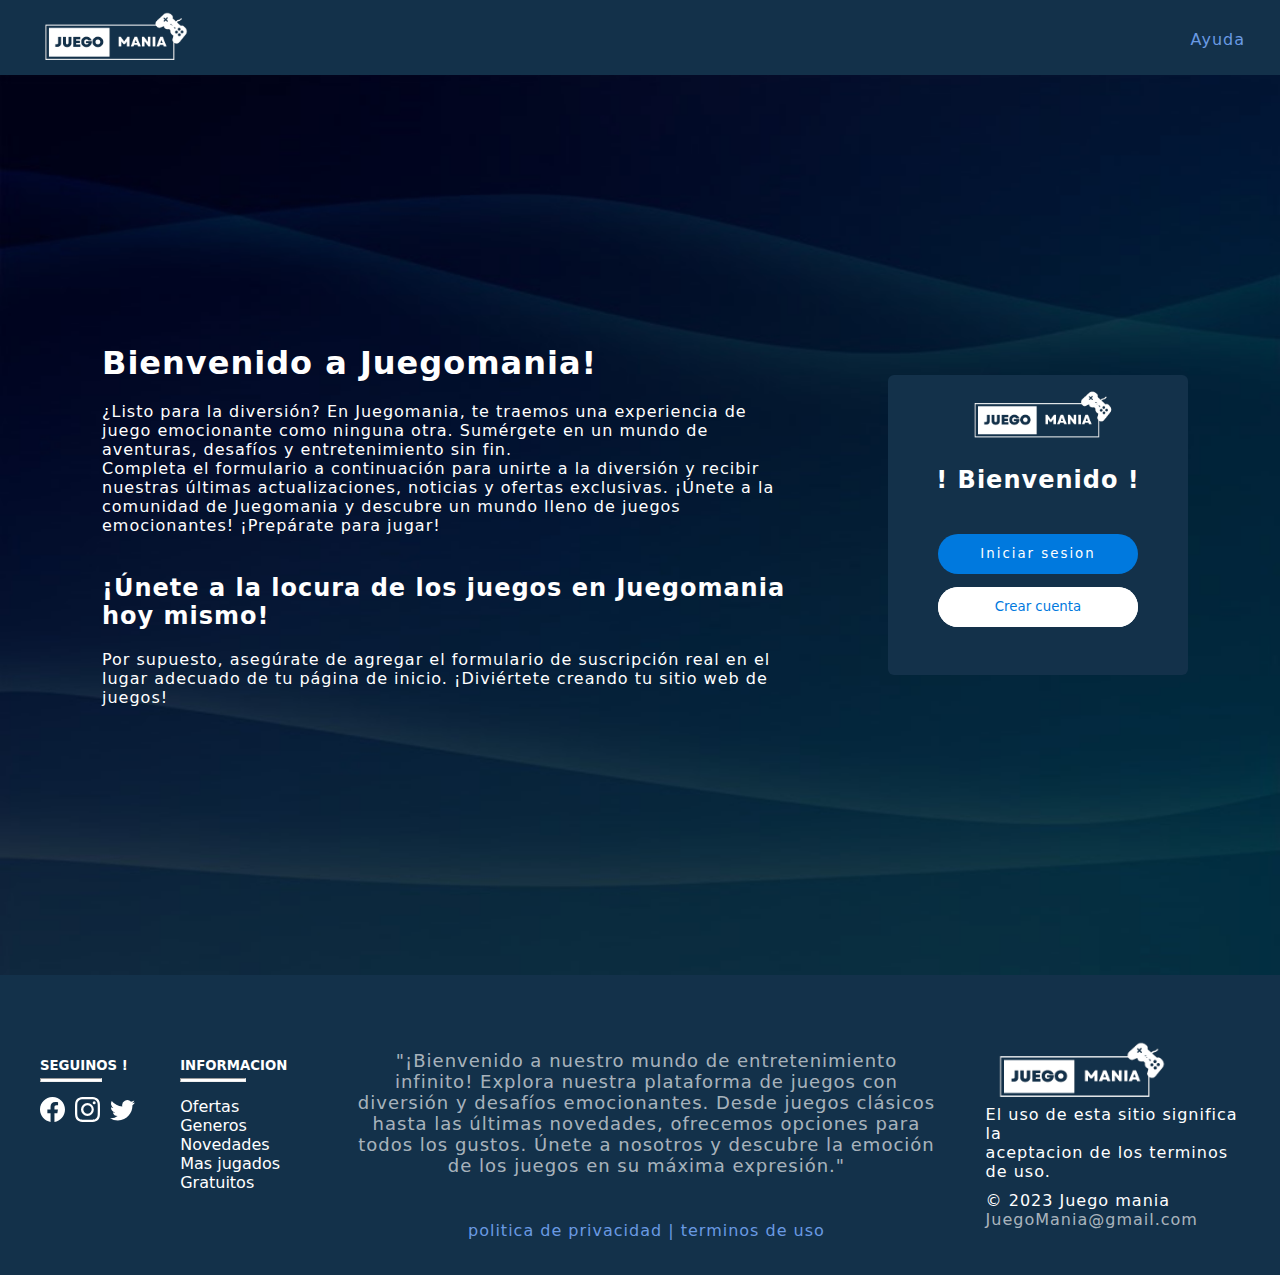
<file: TP2/index.html>
<!DOCTYPE html>
<html lang="en">
<head>
    <meta charset="UTF-8">
    <meta name="viewport" content="width=device-width, initial-scale=1.0">
    <title>Document</title>
    <link rel="stylesheet" href="css/style.css">
    
</head>
<body>

    <header>
        <img class="logo-inicio" src="img/logo.png" alt="">
        <p>Ayuda</p>
    </header>

    <div class="contenedor"> 
        <div>
            <div class="texto-bienvenida">
                <h1>Bienvenido a Juegomania!</h1>
                <p>¿Listo para la diversión? En Juegomania, te traemos una experiencia de juego emocionante como ninguna otra. Sumérgete en un mundo de aventuras, desafíos y entretenimiento sin fin.</br>
                    Completa el formulario a continuación para unirte a la diversión y recibir nuestras últimas actualizaciones, noticias y ofertas exclusivas. ¡Únete a la comunidad de Juegomania y descubre un mundo lleno de juegos emocionantes! ¡Prepárate para jugar!
                </p>
            <br>
                <h2>¡Únete a la locura de los juegos en Juegomania hoy mismo!</h2>
                <p>
                    Por supuesto, asegúrate de agregar el formulario de suscripción real en el lugar adecuado de tu página de inicio. ¡Diviértete creando tu sitio web de juegos!
                </p>
            </div>
            
            <div class="form-inicio">
                <img class="logo-formulario" src="img/logo.png" alt="">
                <h2>! Bienvenido !</h2>
                <button class="btn10"> <a href="iniciar_sesion.html">Iniciar sesion</a></button>
                <button class="boton-secundario glow-on-hover"><a href="registrarse.html">Crear cuenta</a></button>
            </div>
        </div>
    </div>

    <footer>

        <div class="primero">
            <div>

                <h5>SEGUINOS !</h5>
                <hr class="subrayado">
                <svg xmlns="http://www.w3.org/2000/svg" width="25" height="25" fill="currentColor" class="bi bi-facebook" viewBox="0 0 16 16">
                    <path d="M16 8.049c0-4.446-3.582-8.05-8-8.05C3.58 0-.002 3.603-.002 8.05c0 4.017 2.926 7.347 6.75 7.951v-5.625h-2.03V8.05H6.75V6.275c0-2.017 1.195-3.131 3.022-3.131.876 0 1.791.157 1.791.157v1.98h-1.009c-.993 0-1.303.621-1.303 1.258v1.51h2.218l-.354 2.326H9.25V16c3.824-.604 6.75-3.934 6.75-7.951z"/>
                </svg>
                <svg xmlns="http://www.w3.org/2000/svg" width="25" height="25" fill="currentColor" class="bi bi-instagram" viewBox="0 0 16 16">
                    <path d="M8 0C5.829 0 5.556.01 4.703.048 3.85.088 3.269.222 2.76.42a3.917 3.917 0 0 0-1.417.923A3.927 3.927 0 0 0 .42 2.76C.222 3.268.087 3.85.048 4.7.01 5.555 0 5.827 0 8.001c0 2.172.01 2.444.048 3.297.04.852.174 1.433.372 1.942.205.526.478.972.923 1.417.444.445.89.719 1.416.923.51.198 1.09.333 1.942.372C5.555 15.99 5.827 16 8 16s2.444-.01 3.298-.048c.851-.04 1.434-.174 1.943-.372a3.916 3.916 0 0 0 1.416-.923c.445-.445.718-.891.923-1.417.197-.509.332-1.09.372-1.942C15.99 10.445 16 10.173 16 8s-.01-2.445-.048-3.299c-.04-.851-.175-1.433-.372-1.941a3.926 3.926 0 0 0-.923-1.417A3.911 3.911 0 0 0 13.24.42c-.51-.198-1.092-.333-1.943-.372C10.443.01 10.172 0 7.998 0h.003zm-.717 1.442h.718c2.136 0 2.389.007 3.232.046.78.035 1.204.166 1.486.275.373.145.64.319.92.599.28.28.453.546.598.92.11.281.24.705.275 1.485.039.843.047 1.096.047 3.231s-.008 2.389-.047 3.232c-.035.78-.166 1.203-.275 1.485a2.47 2.47 0 0 1-.599.919c-.28.28-.546.453-.92.598-.28.11-.704.24-1.485.276-.843.038-1.096.047-3.232.047s-2.39-.009-3.233-.047c-.78-.036-1.203-.166-1.485-.276a2.478 2.478 0 0 1-.92-.598 2.48 2.48 0 0 1-.6-.92c-.109-.281-.24-.705-.275-1.485-.038-.843-.046-1.096-.046-3.233 0-2.136.008-2.388.046-3.231.036-.78.166-1.204.276-1.486.145-.373.319-.64.599-.92.28-.28.546-.453.92-.598.282-.11.705-.24 1.485-.276.738-.034 1.024-.044 2.515-.045v.002zm4.988 1.328a.96.96 0 1 0 0 1.92.96.96 0 0 0 0-1.92zm-4.27 1.122a4.109 4.109 0 1 0 0 8.217 4.109 4.109 0 0 0 0-8.217zm0 1.441a2.667 2.667 0 1 1 0 5.334 2.667 2.667 0 0 1 0-5.334z"/>
                </svg>
                <svg xmlns="http://www.w3.org/2000/svg" width="25" height="25" fill="currentColor" class="bi bi-twitter" viewBox="0 0 16 16">
                    <path d="M5.026 15c6.038 0 9.341-5.003 9.341-9.334 0-.14 0-.282-.006-.422A6.685 6.685 0 0 0 16 3.542a6.658 6.658 0 0 1-1.889.518 3.301 3.301 0 0 0 1.447-1.817 6.533 6.533 0 0 1-2.087.793A3.286 3.286 0 0 0 7.875 6.03a9.325 9.325 0 0 1-6.767-3.429 3.289 3.289 0 0 0 1.018 4.382A3.323 3.323 0 0 1 .64 6.575v.045a3.288 3.288 0 0 0 2.632 3.218 3.203 3.203 0 0 1-.865.115 3.23 3.23 0 0 1-.614-.057 3.283 3.283 0 0 0 3.067 2.277A6.588 6.588 0 0 1 .78 13.58a6.32 6.32 0 0 1-.78-.045A9.344 9.344 0 0 0 5.026 15z"/>
                </svg>

            </div>
            <div>
                <h5>INFORMACION</h5>
                <hr class="subrayado">
                <ul>
                    <li>Ofertas</li>
                    <li>Generos</li>
                    <li>Novedades</li>
                    <li>Mas jugados</li>
                    <li>Gratuitos</li>
                </ul>
            </div>
        </div>

        <div class="segundo">
            <p>
                "¡Bienvenido a nuestro mundo de entretenimiento </br> infinito! Explora nuestra plataforma de juegos con </br> diversión y 
                desafíos emocionantes. Desde juegos clásicos </br> hasta las últimas novedades, ofrecemos opciones para </br> todos los gustos.
                 Únete a nosotros y descubre la emoción </br> de los juegos en su máxima expresión."
            </p>
            <p class="footer-inicio">politica de privacidad | terminos de uso </p>
        </div>

        <div class="tercero">
            <img class="logo-inicio" src="img/logo.png" alt="">
            <p>El uso de esta sitio significa la </br> aceptacion de los terminos de uso.</p>
            <p>© 2023 Juego mania </br> <span>JuegoMania@gmail.com</span></p>
            
        </div>

    </footer>


</body>
</html>
</file>
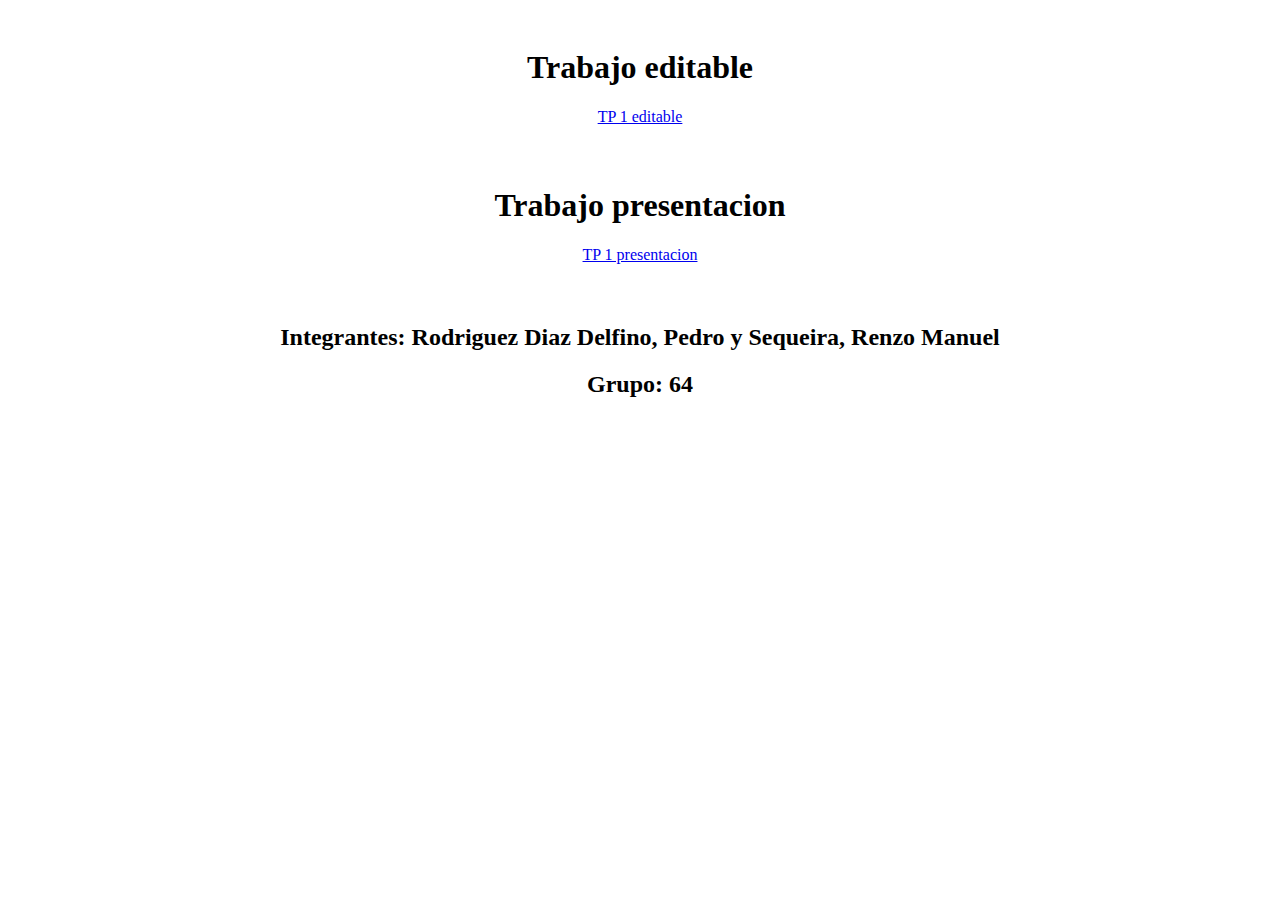
<file: TP1/tp1.html>
<!DOCTYPE html>
<html lang="en">
<head>
    <meta charset="UTF-8">
    <meta name="viewport" content="width=device-width, initial-scale=1.0">
    <title>TP 1</title>
    <link rel="stylesheet" href="css/style.css">
</head>
<body>

    <div>
        <h1>Trabajo editable</h1>
        <a href="https://www.figma.com/file/6KsvYSTMgWzoVp72V3sE8l/Primer-prueba?type=design&node-id=209%3A120&mode=design&t=yLxX9zctiaLvzdDv-1">TP 1 editable</a>
    </div>
    
    <div>
        <h1>Trabajo presentacion</h1>
        <a href="https://www.figma.com/proto/6KsvYSTMgWzoVp72V3sE8l/Primer-prueba?type=design&node-id=209-125&t=JK2D4DwfJ9YNiwbg-1&scaling=min-zoom&page-id=209%3A120&starting-point-node-id=209%3A124&show-proto-sidebar=1&mode=design">TP 1 presentacion</a>
    </div>

    <div>
        <h2>Integrantes: Rodriguez Diaz Delfino, Pedro y Sequeira, Renzo Manuel</h2>
        <h2>Grupo: 64</h2>
    </div>
    
</body>
</html>
</file>
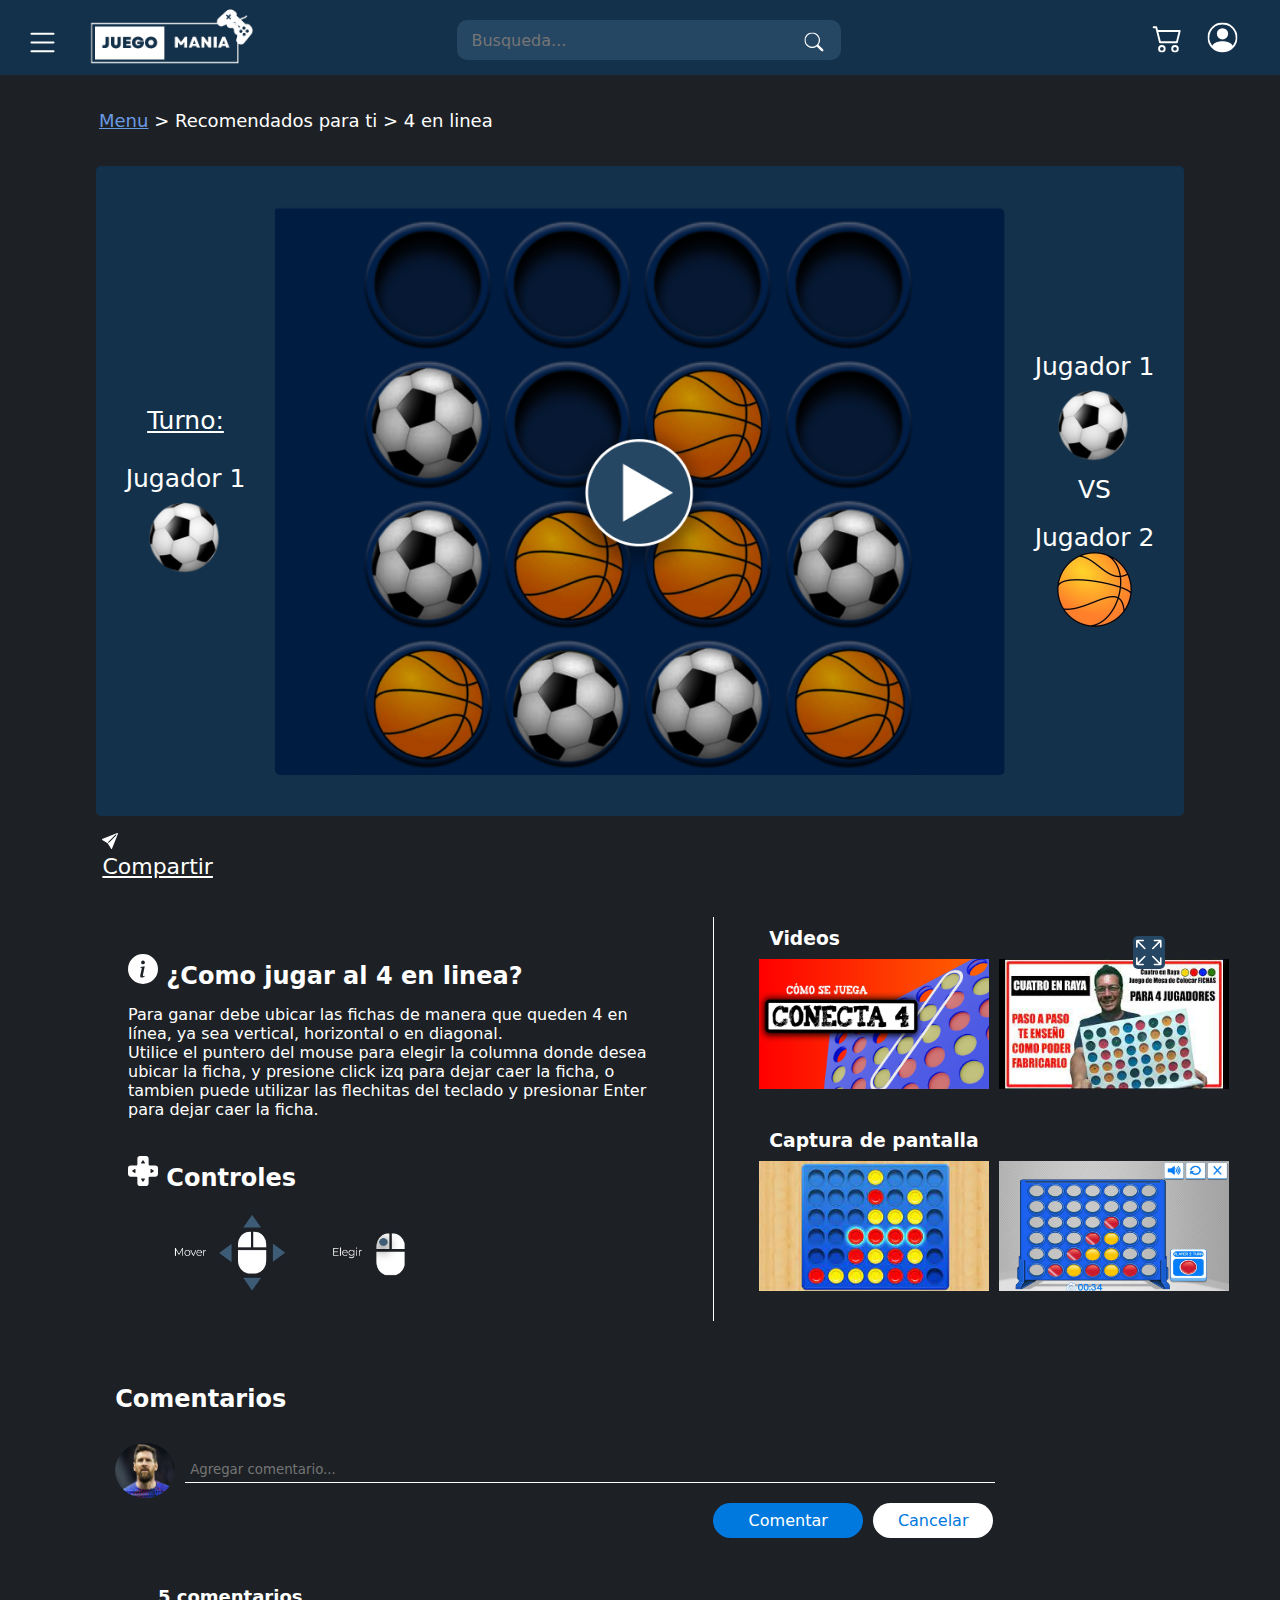
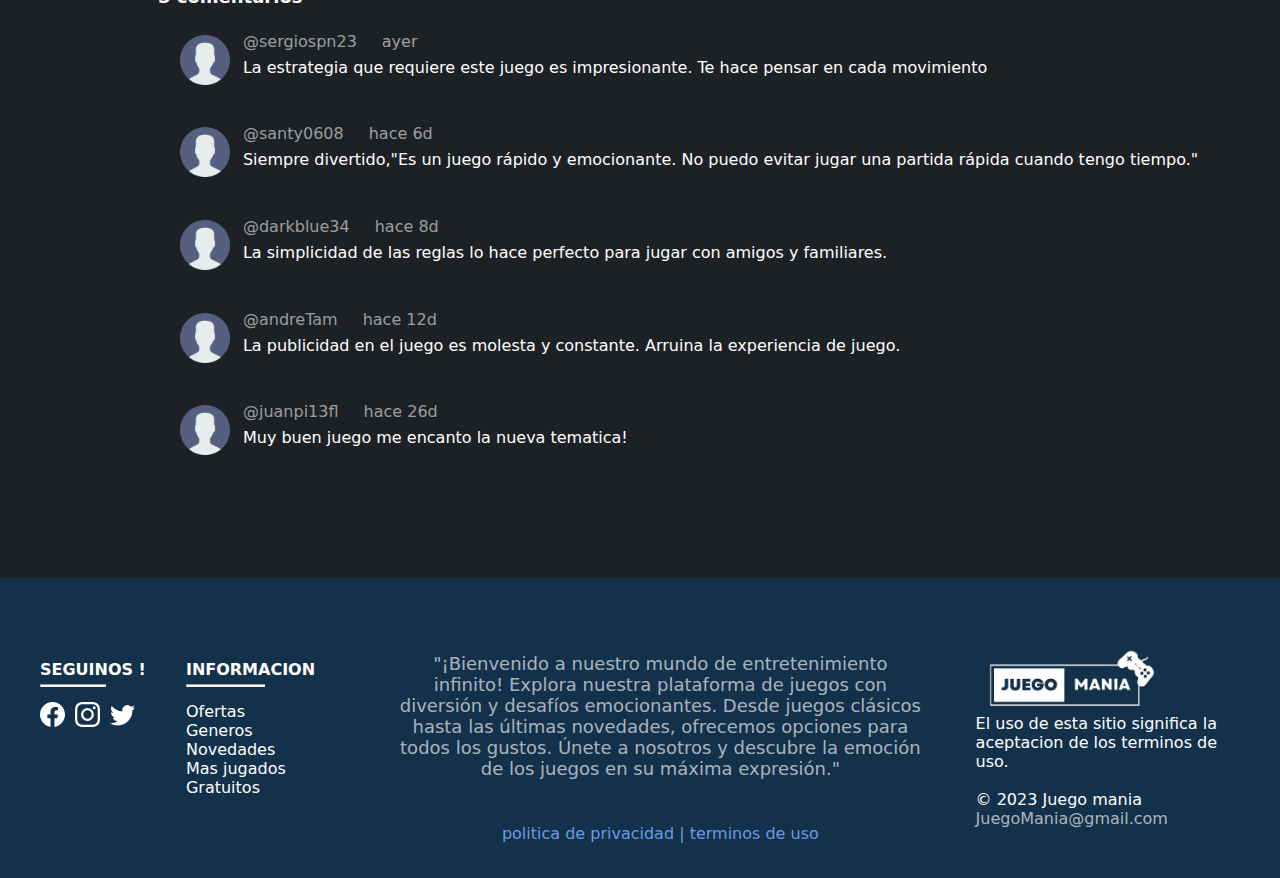
<file: TP2/cuatro_en_linea.html>
<!DOCTYPE html>
<html lang="en">
<head>
    <meta charset="UTF-8">
    <meta name="viewport" content="width=device-width, initial-scale=1.0">
    <link rel="stylesheet" href="css/Home-style.css">
    <link rel="stylesheet" href="css/cuatro_en_linea.css">
    <title>JuegoMania</title>
</head>
<body>
<header class="header-home">

    <div class="menu-logo">
        <svg id="desplegar-menu" class="hamburguesa" xmlns="http://www.w3.org/2000/svg" width="30" height="30" fill="currentColor" class="bi bi-list" viewBox="0 0 16 16">
            <path  fill-rule="evenodd" d="M2.5 12a.5.5 0 0 1 .5-.5h10a.5.5 0 0 1 0 1H3a.5.5 0 0 1-.5-.5zm0-4a.5.5 0 0 1 .5-.5h10a.5.5 0 0 1 0 1H3a.5.5 0 0 1-.5-.5zm0-4a.5.5 0 0 1 .5-.5h10a.5.5 0 0 1 0 1H3a.5.5 0 0 1-.5-.5z"/>
        </svg>

        <a href="home.html">
            <img class="logo-home" src="img/logo.png" alt="" width="222px">
        </a>
        
    </div>

    <div class="busqueda">
        <input class="barra-navegacion" type="text" placeholder="Busqueda..." > 
        <svg xmlns="http://www.w3.org/2000/svg" width="16" height="16" fill="currentColor" class="bi bi-search lupa-busqueda" viewBox="0 0 16 16">
            <path d="M11.742 10.344a6.5 6.5 0 1 0-1.397 1.398h-.001c.03.04.062.078.098.115l3.85 3.85a1 1 0 0 0 1.415-1.414l-3.85-3.85a1.007 1.007 0 0 0-.115-.1zM12 6.5a5.5 5.5 0 1 1-11 0 5.5 5.5 0 0 1 11 0z"/>
        </svg>
    </div>

    <div class="carrito-usuario">
        <svg id="desplegar-carrito" xmlns="http://www.w3.org/2000/svg" width="15" height="15" fill="currentColor" class="bi bi-cart2" viewBox="0 0 16 16">
            <path d="M0 2.5A.5.5 0 0 1 .5 2H2a.5.5 0 0 1 .485.379L2.89 4H14.5a.5.5 0 0 1 .485.621l-1.5 6A.5.5 0 0 1 13 11H4a.5.5 0 0 1-.485-.379L1.61 3H.5a.5.5 0 0 1-.5-.5zM3.14 5l1.25 5h8.22l1.25-5H3.14zM5 13a1 1 0 1 0 0 2 1 1 0 0 0 0-2zm-2 1a2 2 0 1 1 4 0 2 2 0 0 1-4 0zm9-1a1 1 0 1 0 0 2 1 1 0 0 0 0-2zm-2 1a2 2 0 1 1 4 0 2 2 0 0 1-4 0z"/>
        </svg>

        <svg id="desplegar-user" xmlns="http://www.w3.org/2000/svg" width="15" height="15" fill="currentColor" class="bi bi-person-circle" viewBox="0 0 16 16">
            <path d="M11 6a3 3 0 1 1-6 0 3 3 0 0 1 6 0z"/>
            <path fill-rule="evenodd" d="M0 8a8 8 0 1 1 16 0A8 8 0 0 1 0 8zm8-7a7 7 0 0 0-5.468 11.37C3.242 11.226 4.805 10 8 10s4.757 1.225 5.468 2.37A7 7 0 0 0 8 1z"/>
        </svg>
    </div>

</header>


<div class="container">

    <ul class="menu" id="menu-desplegable">
        <svg id="cerrar-menu" class="cruz-menu" xmlns="http://www.w3.org/2000/svg" width="18" height="18" fill="currentColor" class="bi bi-x-lg" viewBox="0 0 16 16">
            <path d="M2.146 2.854a.5.5 0 1 1 .708-.708L8 7.293l5.146-5.147a.5.5 0 0 1 .708.708L8.707 8l5.147 5.146a.5.5 0 0 1-.708.708L8 8.707l-5.146 5.147a.5.5 0 0 1-.708-.708L7.293 8 2.146 2.854Z"/>
        </svg>

        <h3>Categorias</h3>
        <hr>
        <li>Accion</li>
        <li>Deporte</li>
        <li>Aventura</li>
        <li>Estrategia</li>
        <li>Puzzles</li>
        <li>Carrera</li>
        <li>Terror</li>
    </ul>

    <div class="carrito" id="carrito-desplegable">
        <svg id="cerrar-carrito" class="cruz-carrito" xmlns="http://www.w3.org/2000/svg" width="18" height="18" fill="currentColor" class="bi bi-x-lg" viewBox="0 0 16 16">
            <path d="M2.146 2.854a.5.5 0 1 1 .708-.708L8 7.293l5.146-5.147a.5.5 0 0 1 .708.708L8.707 8l5.147 5.146a.5.5 0 0 1-.708.708L8 8.707l-5.146 5.147a.5.5 0 0 1-.708-.708L7.293 8 2.146 2.854Z"/>
        </svg>

        <h3>Mi carrito</h3>
        <hr>

        <div class="juegos-carrito">
            <div>
                <img src="img/little_big_plant.jpg" alt="">
                <p>Little big planet</p>
            </div>
            <div>
                <p>$1000</p>
                <svg xmlns="http://www.w3.org/2000/svg" width="16" height="16" fill="currentColor" class="bi bi-x-lg" viewBox="0 0 16 16">
                    <path d="M2.146 2.854a.5.5 0 1 1 .708-.708L8 7.293l5.146-5.147a.5.5 0 0 1 .708.708L8.707 8l5.147 5.146a.5.5 0 0 1-.708.708L8 8.707l-5.146 5.147a.5.5 0 0 1-.708-.708L7.293 8 2.146 2.854Z"/>
                </svg>
            </div>
        </div>

        <div class="juegos-carrito">
            <div>
                <img src="img/motos.jpg" alt="">
                <p>MXGP 3</p>
            </div>
            <div>
                <p>$1000</p>
                <svg xmlns="http://www.w3.org/2000/svg" width="16" height="16" fill="currentColor" class="bi bi-x-lg" viewBox="0 0 16 16">
                    <path d="M2.146 2.854a.5.5 0 1 1 .708-.708L8 7.293l5.146-5.147a.5.5 0 0 1 .708.708L8.707 8l5.147 5.146a.5.5 0 0 1-.708.708L8 8.707l-5.146 5.147a.5.5 0 0 1-.708-.708L7.293 8 2.146 2.854Z"/>
                </svg>
            </div>
        </div>

        <div class="juegos-carrito">
            <div>
                <img src="img/gtav.webp" alt="">
                <p>GTA V</p>
            </div>
            <div>
                <p>$1000</p>
                <svg xmlns="http://www.w3.org/2000/svg" width="16" height="16" fill="currentColor" class="bi bi-x-lg" viewBox="0 0 16 16">
                    <path d="M2.146 2.854a.5.5 0 1 1 .708-.708L8 7.293l5.146-5.147a.5.5 0 0 1 .708.708L8.707 8l5.147 5.146a.5.5 0 0 1-.708.708L8 8.707l-5.146 5.147a.5.5 0 0 1-.708-.708L7.293 8 2.146 2.854Z"/>
                </svg>
            </div>
        </div>

        <hr class="separador">

        <div class="precio-carrito">
            <p>Sub total</p>
            <p>$3000</p>
        </div>
        <div class="precio-carrito">
            <p>Servicios</p>
            <p>$200</p>
        </div>
        <div class="precio-carrito total">
            <p>Total</p>
            <p>$3200</p>
        </div>

        <button>Confirmar compra</button>
    </div>
    
    <div class="perfil" id="user"> 
        <svg id="cerrar-user" class="cruz-user" xmlns="http://www.w3.org/2000/svg" width="18" height="18" fill="currentColor" class="bi bi-x-lg" viewBox="0 0 16 16">
            <path d="M2.146 2.854a.5.5 0 1 1 .708-.708L8 7.293l5.146-5.147a.5.5 0 0 1 .708.708L8.707 8l5.147 5.146a.5.5 0 0 1-.708.708L8 8.707l-5.146 5.147a.5.5 0 0 1-.708-.708L7.293 8 2.146 2.854Z"/>
        </svg>
        <div>
            <img src="img/messi.jpg" alt="">
            <h3>Lionel Andres Messi</h3>
            <p>leomessi10@gmail.com</p>
        </div>
        <p>Mi perfil</p>
        <p>Mi carrito</p>
        <p>Notificaciones</p>
        <hr>
        <p>Configuracion de cuenta</p>
        <p>Idioma</p>
        <hr>
        <p><a href="index.html">Cerrar sesion</a></p>
    </div>



    <!-- SEPARADOR DE DESPLEGABLES-->


    <p class="breadcrums"> <a href="home.html">Menu</a> > Recomendados para ti > 4 en linea</p>

    <div class="fondo-juego">

        <div>
            <p class="turno">Turno:</p>
            <br>
            <p>Jugador 1 </p>
            <img src="img/pelota_futbol.png" alt="" width="90x">
        </div>

        <div class="cuatro-en-linea">
            <img src="img/4_en_linea_play.png" alt="">
        </div>

        <div>
            <p>Jugador 1</p>
            <img src="img/pelota_futbol.png" alt="" width="90x">
            <br>
            <p>VS</p>
            <br>
            <p>Jugador 2</p>
            <img src="img/pelota_basquet.png" alt="" width="75px">
           
        </div>

        <svg xmlns="http://www.w3.org/2000/svg" width="16" height="16" fill="currentColor" class="bi bi-arrows-fullscreen" viewBox="0 0 16 16">
            <path fill-rule="evenodd" d="M5.828 10.172a.5.5 0 0 0-.707 0l-4.096 4.096V11.5a.5.5 0 0 0-1 0v3.975a.5.5 0 0 0 .5.5H4.5a.5.5 0 0 0 0-1H1.732l4.096-4.096a.5.5 0 0 0 0-.707zm4.344 0a.5.5 0 0 1 .707 0l4.096 4.096V11.5a.5.5 0 1 1 1 0v3.975a.5.5 0 0 1-.5.5H11.5a.5.5 0 0 1 0-1h2.768l-4.096-4.096a.5.5 0 0 1 0-.707zm0-4.344a.5.5 0 0 0 .707 0l4.096-4.096V4.5a.5.5 0 1 0 1 0V.525a.5.5 0 0 0-.5-.5H11.5a.5.5 0 0 0 0 1h2.768l-4.096 4.096a.5.5 0 0 0 0 .707zm-4.344 0a.5.5 0 0 1-.707 0L1.025 1.732V4.5a.5.5 0 0 1-1 0V.525a.5.5 0 0 1 .5-.5H4.5a.5.5 0 0 1 0 1H1.732l4.096 4.096a.5.5 0 0 1 0 .707z"/>
        </svg>
    </div>


    <p class="compartir" id="abrir-compartir"> 
        <svg xmlns="http://www.w3.org/2000/svg" width="16" height="16" fill="currentColor" class="bi bi-send-fill" viewBox="0 0 16 16">
            <path d="M15.964.686a.5.5 0 0 0-.65-.65L.767 5.855H.766l-.452.18a.5.5 0 0 0-.082.887l.41.26.001.002 4.995 3.178 3.178 4.995.002.002.26.41a.5.5 0 0 0 .886-.083l6-15Zm-1.833 1.89L6.637 10.07l-.215-.338a.5.5 0 0 0-.154-.154l-.338-.215 7.494-7.494 1.178-.471-.47 1.178Z"/>
        </svg>
        Compartir
    </p>


    <!-- COMPARTIR  -->

    <div>
    <div class="caja-compartir">

        <svg xmlns="http://www.w3.org/2000/svg" width="25" height="25" fill="currentColor" class="bi bi-x-lg cerrar-compartir" viewBox="0 0 16 16">
            <path d="M2.146 2.854a.5.5 0 1 1 .708-.708L8 7.293l5.146-5.147a.5.5 0 0 1 .708.708L8.707 8l5.147 5.146a.5.5 0 0 1-.708.708L8 8.707l-5.146 5.147a.5.5 0 0 1-.708-.708L7.293 8 2.146 2.854Z"/>
        </svg>
        
        <p class="compartir-titulo">Compartir</p>

        <div class="redes-sociales">
            <div>
                <svg xmlns="http://www.w3.org/2000/svg" width="16" height="16" fill="currentColor" class="bi bi-instagram" viewBox="0 0 16 16">
                    <path d="M8 0C5.829 0 5.556.01 4.703.048 3.85.088 3.269.222 2.76.42a3.917 3.917 0 0 0-1.417.923A3.927 3.927 0 0 0 .42 2.76C.222 3.268.087 3.85.048 4.7.01 5.555 0 5.827 0 8.001c0 2.172.01 2.444.048 3.297.04.852.174 1.433.372 1.942.205.526.478.972.923 1.417.444.445.89.719 1.416.923.51.198 1.09.333 1.942.372C5.555 15.99 5.827 16 8 16s2.444-.01 3.298-.048c.851-.04 1.434-.174 1.943-.372a3.916 3.916 0 0 0 1.416-.923c.445-.445.718-.891.923-1.417.197-.509.332-1.09.372-1.942C15.99 10.445 16 10.173 16 8s-.01-2.445-.048-3.299c-.04-.851-.175-1.433-.372-1.941a3.926 3.926 0 0 0-.923-1.417A3.911 3.911 0 0 0 13.24.42c-.51-.198-1.092-.333-1.943-.372C10.443.01 10.172 0 7.998 0h.003zm-.717 1.442h.718c2.136 0 2.389.007 3.232.046.78.035 1.204.166 1.486.275.373.145.64.319.92.599.28.28.453.546.598.92.11.281.24.705.275 1.485.039.843.047 1.096.047 3.231s-.008 2.389-.047 3.232c-.035.78-.166 1.203-.275 1.485a2.47 2.47 0 0 1-.599.919c-.28.28-.546.453-.92.598-.28.11-.704.24-1.485.276-.843.038-1.096.047-3.232.047s-2.39-.009-3.233-.047c-.78-.036-1.203-.166-1.485-.276a2.478 2.478 0 0 1-.92-.598 2.48 2.48 0 0 1-.6-.92c-.109-.281-.24-.705-.275-1.485-.038-.843-.046-1.096-.046-3.233 0-2.136.008-2.388.046-3.231.036-.78.166-1.204.276-1.486.145-.373.319-.64.599-.92.28-.28.546-.453.92-.598.282-.11.705-.24 1.485-.276.738-.034 1.024-.044 2.515-.045v.002zm4.988 1.328a.96.96 0 1 0 0 1.92.96.96 0 0 0 0-1.92zm-4.27 1.122a4.109 4.109 0 1 0 0 8.217 4.109 4.109 0 0 0 0-8.217zm0 1.441a2.667 2.667 0 1 1 0 5.334 2.667 2.667 0 0 1 0-5.334z"/>
                </svg>
                <p>Instagram</p>
            </div>
            <div>
                <svg xmlns="http://www.w3.org/2000/svg" width="16" height="16" fill="currentColor" class="bi bi-twitter" viewBox="0 0 16 16">
                    <path d="M5.026 15c6.038 0 9.341-5.003 9.341-9.334 0-.14 0-.282-.006-.422A6.685 6.685 0 0 0 16 3.542a6.658 6.658 0 0 1-1.889.518 3.301 3.301 0 0 0 1.447-1.817 6.533 6.533 0 0 1-2.087.793A3.286 3.286 0 0 0 7.875 6.03a9.325 9.325 0 0 1-6.767-3.429 3.289 3.289 0 0 0 1.018 4.382A3.323 3.323 0 0 1 .64 6.575v.045a3.288 3.288 0 0 0 2.632 3.218 3.203 3.203 0 0 1-.865.115 3.23 3.23 0 0 1-.614-.057 3.283 3.283 0 0 0 3.067 2.277A6.588 6.588 0 0 1 .78 13.58a6.32 6.32 0 0 1-.78-.045A9.344 9.344 0 0 0 5.026 15z"/>
                </svg>
                <p>Twitter</p>
            </div>
            <div>
                <svg xmlns="http://www.w3.org/2000/svg" width="16" height="16" fill="currentColor" class="bi bi-facebook" viewBox="0 0 16 16">
                    <path d="M16 8.049c0-4.446-3.582-8.05-8-8.05C3.58 0-.002 3.603-.002 8.05c0 4.017 2.926 7.347 6.75 7.951v-5.625h-2.03V8.05H6.75V6.275c0-2.017 1.195-3.131 3.022-3.131.876 0 1.791.157 1.791.157v1.98h-1.009c-.993 0-1.303.621-1.303 1.258v1.51h2.218l-.354 2.326H9.25V16c3.824-.604 6.75-3.934 6.75-7.951z"/>
                </svg>
                <p>Facebook</p>
            </div>
            <div>
                <svg xmlns="http://www.w3.org/2000/svg" width="40" height="20" fill="currentColor" class="bi bi-envelope" viewBox="0 0 16 16">
                    <path d="M0 4a2 2 0 0 1 2-2h12a2 2 0 0 1 2 2v8a2 2 0 0 1-2 2H2a2 2 0 0 1-2-2V4Zm2-1a1 1 0 0 0-1 1v.217l7 4.2 7-4.2V4a1 1 0 0 0-1-1H2Zm13 2.383-4.708 2.825L15 11.105V5.383Zm-.034 6.876-5.64-3.471L8 9.583l-1.326-.795-5.64 3.47A1 1 0 0 0 2 13h12a1 1 0 0 0 .966-.741ZM1 11.105l4.708-2.897L1 5.383v5.722Z"/>
                </svg>
                <p>Correo electronico</p>
            </div>
        </div>

        <div class="link-juego">
            <input type="text" name="" id="" placeholder="https://juegoMania/VJDsdRF" disabled>
            <button>Copiar</button>
        </div>
    </div>
</div>
    <div class="info-juego">

        <div class="instrucciones">
            <h2>
                <svg xmlns="http://www.w3.org/2000/svg" width="30" height="30" fill="currentColor" class="bi bi-info-circle-fill" viewBox="0 0 16 16">
                    <path d="M8 16A8 8 0 1 0 8 0a8 8 0 0 0 0 16zm.93-9.412-1 4.705c-.07.34.029.533.304.533.194 0 .487-.07.686-.246l-.088.416c-.287.346-.92.598-1.465.598-.703 0-1.002-.422-.808-1.319l.738-3.468c.064-.293.006-.399-.287-.47l-.451-.081.082-.381 2.29-.287zM8 5.5a1 1 0 1 1 0-2 1 1 0 0 1 0 2z"/>
                </svg>
                ¿Como jugar al 4 en linea?
            </h2>
            <p>Para ganar debe ubicar las fichas de manera que queden 4 en línea, ya sea vertical, horizontal o en diagonal. <br>
            Utilice el puntero del mouse para elegir la columna donde desea ubicar la ficha, y presione click izq para dejar caer la ficha, o tambien puede utilizar las flechitas del teclado y presionar Enter para dejar caer la ficha.</p>

            <h2>
                <svg xmlns="http://www.w3.org/2000/svg" width="30" height="30" fill="currentColor" class="bi bi-dpad-fill" viewBox="0 0 16 16">
                    <path d="M6.5 0A1.5 1.5 0 0 0 5 1.5v3a.5.5 0 0 1-.5.5h-3A1.5 1.5 0 0 0 0 6.5v3A1.5 1.5 0 0 0 1.5 11h3a.5.5 0 0 1 .5.5v3A1.5 1.5 0 0 0 6.5 16h3a1.5 1.5 0 0 0 1.5-1.5v-3a.5.5 0 0 1 .5-.5h3A1.5 1.5 0 0 0 16 9.5v-3A1.5 1.5 0 0 0 14.5 5h-3a.5.5 0 0 1-.5-.5v-3A1.5 1.5 0 0 0 9.5 0h-3Zm1.288 2.34a.25.25 0 0 1 .424 0l.799 1.278A.25.25 0 0 1 8.799 4H7.201a.25.25 0 0 1-.212-.382l.799-1.279Zm0 11.32-.799-1.277A.25.25 0 0 1 7.201 12H8.8a.25.25 0 0 1 .212.383l-.799 1.278a.25.25 0 0 1-.424 0Zm-4.17-4.65-1.279-.798a.25.25 0 0 1 0-.424l1.279-.799A.25.25 0 0 1 4 7.201V8.8a.25.25 0 0 1-.382.212Zm10.043-.798-1.278.799A.25.25 0 0 1 12 8.799V7.2a.25.25 0 0 1 .383-.212l1.278.799a.25.25 0 0 1 0 .424Z"/>
                </svg>
                Controles
            </h2>
            <img src="img/controles.jpg" alt="" width="300" height="100">
        </div>

        <div class="gameplay">
            <h3>Videos</h3>
            <img src="img/video_4_en_linea.jpg" alt="" width="230" height="130">
            <img src="img/video_4_en_linea2.jpg" alt="" width="230" height="130">

            <h3>Captura de pantalla</h3>
            <img src="img/4enlinea.jpg" alt="" width="230" height="130">
            <img src="img/4enlinea_captura.webp" alt="" width="230" height="130">
        </div>

    </div>

    <div class="comentarios">
        <h2>Comentarios</h2>
        <div class="comentario-input">
            <img class="foto-perfil" src="img/messi.jpg" alt="">
            <input type="text" placeholder="Agregar comentario...">
        </div>
        <div class="botones-comentario">
            <button class="btn-comentar">Comentar</button>
            <button class="btn-cancelar">Cancelar</button>
        </div>
    </div>

    <div class="opiniones-usuarios">
        <h4>5 comentarios</h4>
        <div class="opiniones">
            <div>
                <img src="img/foto-user.png" alt="" width="50" height="50">
            </div>
            <div>
                <p>@sergiospn23<span class="espacio">ayer</span></p>
                <p>La estrategia que requiere este juego es impresionante. Te hace pensar en cada movimiento</p>
            </div>
        </div>

        <div class="opiniones">
            <div>
                <img src="img/foto-user.png" alt="" width="50" height="50">
            </div>
            <div>
                <p>@santy0608<span class="espacio">hace 6d</span></p>
                <p>Siempre divertido,"Es un juego rápido y emocionante. No puedo evitar jugar una partida rápida cuando tengo tiempo."</p>
            </div>
        </div>

        <div class="opiniones">
            <div>
                <img src="img/foto-user.png" alt="" width="50" height="50">
            </div>
            <div>
                <p>@darkblue34<span class="espacio">hace 8d</span></p>
                <p>La simplicidad de las reglas lo hace perfecto para jugar con amigos y familiares.</p>
            </div>
        </div>

        <div class="opiniones">
            <div>
                <img src="img/foto-user.png" alt="" width="50" height="50">
            </div>
            <div>
                <p>@andreTam<span class="espacio">hace 12d</span></p>
                <p>La publicidad en el juego es molesta y constante. Arruina la experiencia de juego.</p>
            </div>
        </div>

        <div class="opiniones">
            <div>
                <img src="img/foto-user.png" alt="" width="50" height="50">
            </div>
            <div>
                <p>@juanpi13fl<span class="espacio">hace 26d</span></p>
                <p>Muy buen juego me encanto la nueva tematica!</p>
            </div>
        </div>
    </div>
    
</div>


<footer>

        <div class="primero">
            <div>

                <h4>SEGUINOS !</h4>
                <hr class="subrayado">
                <svg xmlns="http://www.w3.org/2000/svg" width="25" height="25" fill="currentColor" class="bi bi-facebook" viewBox="0 0 16 16">
                    <path d="M16 8.049c0-4.446-3.582-8.05-8-8.05C3.58 0-.002 3.603-.002 8.05c0 4.017 2.926 7.347 6.75 7.951v-5.625h-2.03V8.05H6.75V6.275c0-2.017 1.195-3.131 3.022-3.131.876 0 1.791.157 1.791.157v1.98h-1.009c-.993 0-1.303.621-1.303 1.258v1.51h2.218l-.354 2.326H9.25V16c3.824-.604 6.75-3.934 6.75-7.951z"/>
                </svg>
                <svg xmlns="http://www.w3.org/2000/svg" width="25" height="25" fill="currentColor" class="bi bi-instagram" viewBox="0 0 16 16">
                    <path d="M8 0C5.829 0 5.556.01 4.703.048 3.85.088 3.269.222 2.76.42a3.917 3.917 0 0 0-1.417.923A3.927 3.927 0 0 0 .42 2.76C.222 3.268.087 3.85.048 4.7.01 5.555 0 5.827 0 8.001c0 2.172.01 2.444.048 3.297.04.852.174 1.433.372 1.942.205.526.478.972.923 1.417.444.445.89.719 1.416.923.51.198 1.09.333 1.942.372C5.555 15.99 5.827 16 8 16s2.444-.01 3.298-.048c.851-.04 1.434-.174 1.943-.372a3.916 3.916 0 0 0 1.416-.923c.445-.445.718-.891.923-1.417.197-.509.332-1.09.372-1.942C15.99 10.445 16 10.173 16 8s-.01-2.445-.048-3.299c-.04-.851-.175-1.433-.372-1.941a3.926 3.926 0 0 0-.923-1.417A3.911 3.911 0 0 0 13.24.42c-.51-.198-1.092-.333-1.943-.372C10.443.01 10.172 0 7.998 0h.003zm-.717 1.442h.718c2.136 0 2.389.007 3.232.046.78.035 1.204.166 1.486.275.373.145.64.319.92.599.28.28.453.546.598.92.11.281.24.705.275 1.485.039.843.047 1.096.047 3.231s-.008 2.389-.047 3.232c-.035.78-.166 1.203-.275 1.485a2.47 2.47 0 0 1-.599.919c-.28.28-.546.453-.92.598-.28.11-.704.24-1.485.276-.843.038-1.096.047-3.232.047s-2.39-.009-3.233-.047c-.78-.036-1.203-.166-1.485-.276a2.478 2.478 0 0 1-.92-.598 2.48 2.48 0 0 1-.6-.92c-.109-.281-.24-.705-.275-1.485-.038-.843-.046-1.096-.046-3.233 0-2.136.008-2.388.046-3.231.036-.78.166-1.204.276-1.486.145-.373.319-.64.599-.92.28-.28.546-.453.92-.598.282-.11.705-.24 1.485-.276.738-.034 1.024-.044 2.515-.045v.002zm4.988 1.328a.96.96 0 1 0 0 1.92.96.96 0 0 0 0-1.92zm-4.27 1.122a4.109 4.109 0 1 0 0 8.217 4.109 4.109 0 0 0 0-8.217zm0 1.441a2.667 2.667 0 1 1 0 5.334 2.667 2.667 0 0 1 0-5.334z"/>
                </svg>
                <svg xmlns="http://www.w3.org/2000/svg" width="25" height="25" fill="currentColor" class="bi bi-twitter" viewBox="0 0 16 16">
                    <path d="M5.026 15c6.038 0 9.341-5.003 9.341-9.334 0-.14 0-.282-.006-.422A6.685 6.685 0 0 0 16 3.542a6.658 6.658 0 0 1-1.889.518 3.301 3.301 0 0 0 1.447-1.817 6.533 6.533 0 0 1-2.087.793A3.286 3.286 0 0 0 7.875 6.03a9.325 9.325 0 0 1-6.767-3.429 3.289 3.289 0 0 0 1.018 4.382A3.323 3.323 0 0 1 .64 6.575v.045a3.288 3.288 0 0 0 2.632 3.218 3.203 3.203 0 0 1-.865.115 3.23 3.23 0 0 1-.614-.057 3.283 3.283 0 0 0 3.067 2.277A6.588 6.588 0 0 1 .78 13.58a6.32 6.32 0 0 1-.78-.045A9.344 9.344 0 0 0 5.026 15z"/>
                </svg>

            </div>
            <div>
                <h4>INFORMACION</h4>
                <hr class="subrayado">
                <ul>
                    <li>Ofertas</li>
                    <li>Generos</li>
                    <li>Novedades</li>
                    <li>Mas jugados</li>
                    <li>Gratuitos</li>
                </ul>
            </div>
        </div>

        <div class="segundo">
            <p>
                "¡Bienvenido a nuestro mundo de entretenimiento </br> infinito! Explora nuestra plataforma de juegos con </br> diversión y 
                desafíos emocionantes. Desde juegos clásicos </br> hasta las últimas novedades, ofrecemos opciones para </br> todos los gustos.
                Únete a nosotros y descubre la emoción </br> de los juegos en su máxima expresión."
            </p>
            <p class="footer-inicio">politica de privacidad | terminos de uso </p>
        </div>

        <div class="tercero">
            <img class="logo-inicio" src="img/logo.png" alt=""> 
            <p>El uso de esta sitio significa la </br> aceptacion de los terminos de uso.</p>
            <br>
            <p>© 2023 Juego mania </br> <span>JuegoMania@gmail.com</span></p>
            
        </div>
</footer>

<script src="js/main.js"></script>
</body>
</html>
</file>
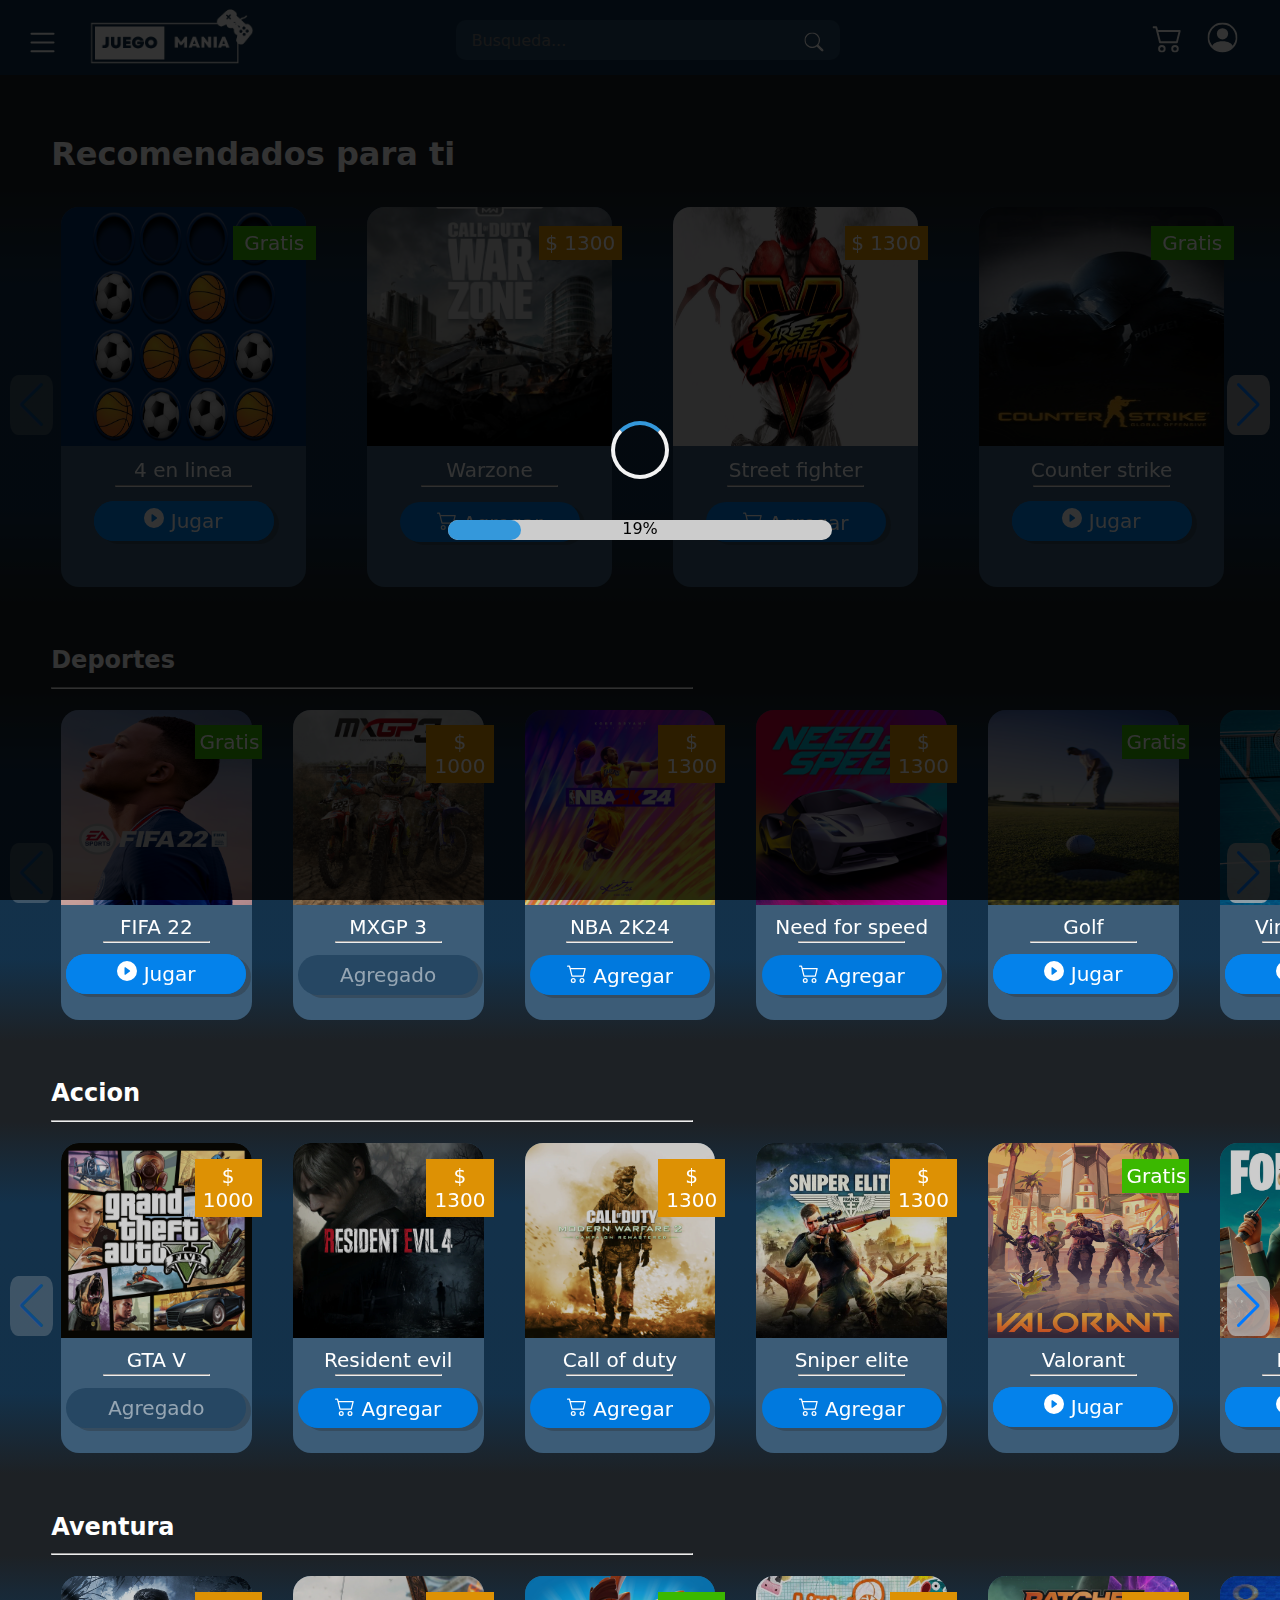
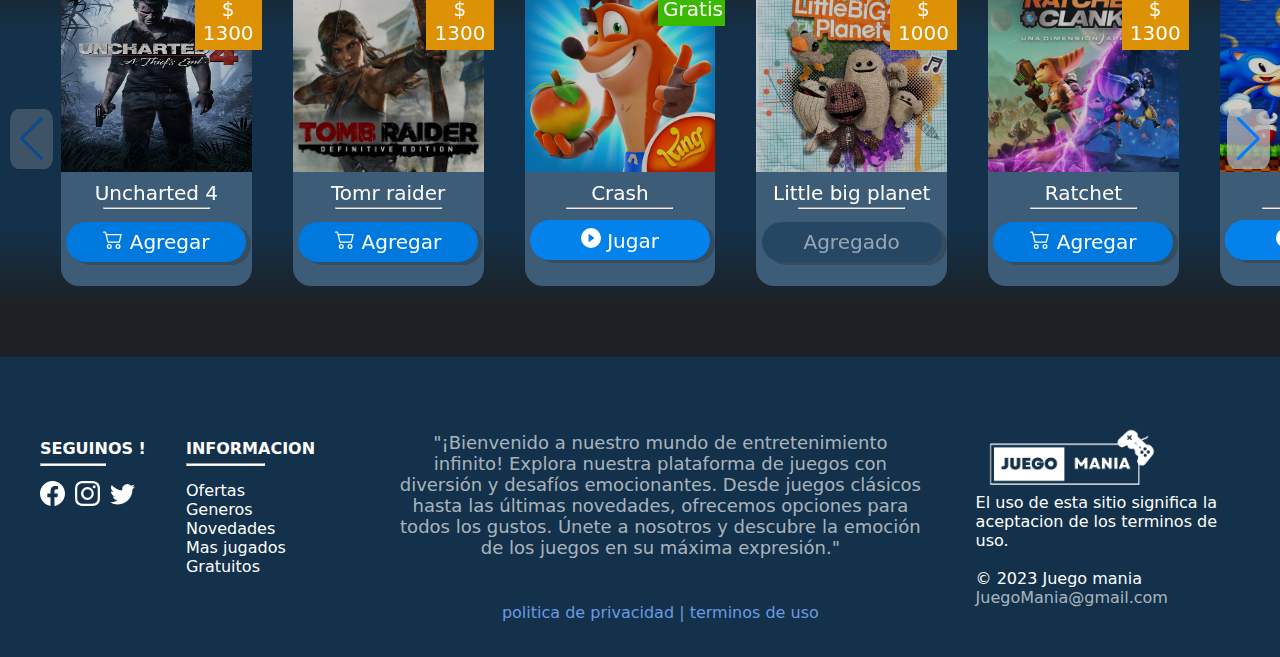
<file: TP2/home.html>
<!DOCTYPE html>
<html lang="en">
<head>
    <meta charset="UTF-8">
    <meta name="viewport" content="width=device-width, initial-scale=1.0">
    <title>JuegoMania</title>
    <link rel="stylesheet" href="css/Home-style.css">
    <link rel="stylesheet" href="css/carrusel.css">
    <link rel="stylesheet" href="css/cdn.jsdelivr.net_npm_swiper@10.3.1_swiper-bundle.min.css">
    
</head>
<body>
    <!--LOADER-->
    <div class="loader-wrapper">
        <div class="loader"> </div>
        <div class="progress-bar">
            <div class="progress"></div>
            <div class="percentage">0%</div>
        </div> 
    </div>

    <header class="header-home">

        <div class="menu-logo">
            <svg id="desplegar-menu" class="hamburguesa" xmlns="http://www.w3.org/2000/svg" width="30" height="30" fill="currentColor" class="bi bi-list" viewBox="0 0 16 16">
                <path  fill-rule="evenodd" d="M2.5 12a.5.5 0 0 1 .5-.5h10a.5.5 0 0 1 0 1H3a.5.5 0 0 1-.5-.5zm0-4a.5.5 0 0 1 .5-.5h10a.5.5 0 0 1 0 1H3a.5.5 0 0 1-.5-.5zm0-4a.5.5 0 0 1 .5-.5h10a.5.5 0 0 1 0 1H3a.5.5 0 0 1-.5-.5z"/>
            </svg>

            
            <img class="logo-home" src="img/logo.png" alt="">
            
        </div>

        <div class="busqueda">
            <input class="barra-navegacion" type="text" placeholder="Busqueda..." > 
            <svg xmlns="http://www.w3.org/2000/svg" width="16" height="16" fill="currentColor" class="bi bi-search lupa-busqueda" viewBox="0 0 16 16">
                <path d="M11.742 10.344a6.5 6.5 0 1 0-1.397 1.398h-.001c.03.04.062.078.098.115l3.85 3.85a1 1 0 0 0 1.415-1.414l-3.85-3.85a1.007 1.007 0 0 0-.115-.1zM12 6.5a5.5 5.5 0 1 1-11 0 5.5 5.5 0 0 1 11 0z"/>
            </svg>
        </div>

        <div class="carrito-usuario">
            <svg id="desplegar-carrito" xmlns="http://www.w3.org/2000/svg" width="15" height="15" fill="currentColor" class="bi bi-cart2" viewBox="0 0 16 16">
                <path d="M0 2.5A.5.5 0 0 1 .5 2H2a.5.5 0 0 1 .485.379L2.89 4H14.5a.5.5 0 0 1 .485.621l-1.5 6A.5.5 0 0 1 13 11H4a.5.5 0 0 1-.485-.379L1.61 3H.5a.5.5 0 0 1-.5-.5zM3.14 5l1.25 5h8.22l1.25-5H3.14zM5 13a1 1 0 1 0 0 2 1 1 0 0 0 0-2zm-2 1a2 2 0 1 1 4 0 2 2 0 0 1-4 0zm9-1a1 1 0 1 0 0 2 1 1 0 0 0 0-2zm-2 1a2 2 0 1 1 4 0 2 2 0 0 1-4 0z"/>
            </svg>

            <svg id="desplegar-user" xmlns="http://www.w3.org/2000/svg" width="15" height="15" fill="currentColor" class="bi bi-person-circle" viewBox="0 0 16 16">
                <path d="M11 6a3 3 0 1 1-6 0 3 3 0 0 1 6 0z"/>
                <path fill-rule="evenodd" d="M0 8a8 8 0 1 1 16 0A8 8 0 0 1 0 8zm8-7a7 7 0 0 0-5.468 11.37C3.242 11.226 4.805 10 8 10s4.757 1.225 5.468 2.37A7 7 0 0 0 8 1z"/>
            </svg>
        </div>

    </header>

    <ul class="menu" id="menu-desplegable">
        <svg id="cerrar-menu" class="cruz-menu" xmlns="http://www.w3.org/2000/svg" width="18" height="18" fill="currentColor" class="bi bi-x-lg" viewBox="0 0 16 16">
            <path d="M2.146 2.854a.5.5 0 1 1 .708-.708L8 7.293l5.146-5.147a.5.5 0 0 1 .708.708L8.707 8l5.147 5.146a.5.5 0 0 1-.708.708L8 8.707l-5.146 5.147a.5.5 0 0 1-.708-.708L7.293 8 2.146 2.854Z"/>
        </svg>

        <h3>Categorias</h3>
        <hr>
        <li>Accion</li>
        <li>Deporte</li>
        <li>Aventura</li>
        <li>Estrategia</li>
        <li>Puzzles</li>
        <li>Carrera</li>
        <li>Terror</li>
    </ul>

    <div class="carrito" id="carrito-desplegable">
        <svg id="cerrar-carrito" class="cruz-carrito" xmlns="http://www.w3.org/2000/svg" width="18" height="18" fill="currentColor" class="bi bi-x-lg" viewBox="0 0 16 16">
            <path d="M2.146 2.854a.5.5 0 1 1 .708-.708L8 7.293l5.146-5.147a.5.5 0 0 1 .708.708L8.707 8l5.147 5.146a.5.5 0 0 1-.708.708L8 8.707l-5.146 5.147a.5.5 0 0 1-.708-.708L7.293 8 2.146 2.854Z"/>
        </svg>

        <h3>Mi carrito</h3>
        <hr>

        <div class="juegos-carrito">
            <div>
                <img src="img/little_big_plant.jpg" alt="">
                <p>Little big planet</p>
            </div>
            <div>
                <p>$1000</p>
                <svg xmlns="http://www.w3.org/2000/svg" width="16" height="16" fill="currentColor" class="bi bi-x-lg" viewBox="0 0 16 16">
                    <path d="M2.146 2.854a.5.5 0 1 1 .708-.708L8 7.293l5.146-5.147a.5.5 0 0 1 .708.708L8.707 8l5.147 5.146a.5.5 0 0 1-.708.708L8 8.707l-5.146 5.147a.5.5 0 0 1-.708-.708L7.293 8 2.146 2.854Z"/>
                </svg>
            </div>
        </div>

        <div class="juegos-carrito">
            <div>
                <img src="img/motos.jpg" alt="">
                <p>MXGP 3</p>
            </div>
            <div>
                <p>$1000</p>
                <svg xmlns="http://www.w3.org/2000/svg" width="16" height="16" fill="currentColor" class="bi bi-x-lg" viewBox="0 0 16 16">
                    <path d="M2.146 2.854a.5.5 0 1 1 .708-.708L8 7.293l5.146-5.147a.5.5 0 0 1 .708.708L8.707 8l5.147 5.146a.5.5 0 0 1-.708.708L8 8.707l-5.146 5.147a.5.5 0 0 1-.708-.708L7.293 8 2.146 2.854Z"/>
                </svg>
            </div>
        </div>

        <div class="juegos-carrito">
            <div>
                <img src="img/gtav.webp" alt="">
                <p>GTA V</p>
            </div>
            <div>
                <p>$1000</p>
                <svg xmlns="http://www.w3.org/2000/svg" width="16" height="16" fill="currentColor" class="bi bi-x-lg" viewBox="0 0 16 16">
                    <path d="M2.146 2.854a.5.5 0 1 1 .708-.708L8 7.293l5.146-5.147a.5.5 0 0 1 .708.708L8.707 8l5.147 5.146a.5.5 0 0 1-.708.708L8 8.707l-5.146 5.147a.5.5 0 0 1-.708-.708L7.293 8 2.146 2.854Z"/>
                </svg>
            </div>
        </div>

        <hr class="separador">

        <div class="precio-carrito">
            <p>Sub total</p>
            <p>$3000</p>
        </div>
        <div class="precio-carrito">
            <p>Servicios</p>
            <p>$200</p>
        </div>
        <div class="precio-carrito total">
            <p>Total</p>
            <p>$3200</p>
        </div>

        <button>Confirmar compra</button>
    </div>
    
    <div class="perfil" id="user"> 
        <svg id="cerrar-user" class="cruz-user" xmlns="http://www.w3.org/2000/svg" width="18" height="18" fill="currentColor" class="bi bi-x-lg" viewBox="0 0 16 16">
            <path d="M2.146 2.854a.5.5 0 1 1 .708-.708L8 7.293l5.146-5.147a.5.5 0 0 1 .708.708L8.707 8l5.147 5.146a.5.5 0 0 1-.708.708L8 8.707l-5.146 5.147a.5.5 0 0 1-.708-.708L7.293 8 2.146 2.854Z"/>
        </svg>
        <div>
            <img src="img/messi.jpg" alt="">
            <h3>Lionel Andres Messi</h3>
            <p>leomessi10@gmail.com</p>
        </div>
        <p>Mi perfil</p>
        <p>Mi carrito</p>
        <p>Notificaciones</p>
        <hr>
        <p>Configuracion de cuenta</p>
        <p>Idioma</p>
        <hr>
        <p><a href="index.html">Cerrar sesion</a></p>
    </div>

<!--CARDS-->

    <div class="container container-home">
        
    <!--CARRUSEL DE VIDEO-->
    <!--CARD-->


        <h1 class="recomendado">Recomendados para ti</h1>

        <div class="slider-container swiper">
            <div class="swiper-button-next next-recomendado"></div>
            <div class="swiper-button-prev prev-recomendado"></div>
            <div class="slide-content mobile-recomendadas">
                <div class="card-wrapper swiper-wrapper ">

                    


                        <div class="card swiper-slide">
                            <div class="etiqueta etiqueta-gratis">Gratis</div>
                            <img src="img/4_en_linea.png" alt="">
                            <p>4 en linea</p>
                            <hr>
                            <div class="btn-2">

                                <a href="cuatro_en_linea.html">
                                    <span>
                                        <svg xmlns="http://www.w3.org/2000/svg" width="20" height="20" fill="currentColor" class="bi bi-play-circle-fill" viewBox="0 0 16 16">
                                            <path d="M16 8A8 8 0 1 1 0 8a8 8 0 0 1 16 0zM6.79 5.093A.5.5 0 0 0 6 5.5v5a.5.5 0 0 0 .79.407l3.5-2.5a.5.5 0 0 0 0-.814l-3.5-2.5z"/>
                                        </svg>
                                        Jugar
                                    </span>
                                </a>
                            </div>
                        </div>
                
                        <div class="card swiper-slide">
                            <div class="etiqueta etiqueta-precio">$ 1300</div>
                            <img src="img/warzone.jpg" alt="">
                            <p>Warzone</p>
                            <hr>
                            <button class="btn btn-desbloqueado">
                                <svg xmlns="http://www.w3.org/2000/svg" width="20" height="20" fill="currentColor" class="bi bi-cart2" viewBox="0 0 16 16">
                                    <path d="M0 2.5A.5.5 0 0 1 .5 2H2a.5.5 0 0 1 .485.379L2.89 4H14.5a.5.5 0 0 1 .485.621l-1.5 6A.5.5 0 0 1 13 11H4a.5.5 0 0 1-.485-.379L1.61 3H.5a.5.5 0 0 1-.5-.5zM3.14 5l1.25 5h8.22l1.25-5H3.14zM5 13a1 1 0 1 0 0 2 1 1 0 0 0 0-2zm-2 1a2 2 0 1 1 4 0 2 2 0 0 1-4 0zm9-1a1 1 0 1 0 0 2 1 1 0 0 0 0-2zm-2 1a2 2 0 1 1 4 0 2 2 0 0 1-4 0z"/>
                                </svg> 
                                Agregar
                            </button>
                        </div>
            
                        <div class="card swiper-slide">
                            <div class="etiqueta etiqueta-precio">$ 1300</div>
                            <img src="img/street_fighter.jpg" alt="">
                            <p>Street fighter</p>
                            <hr>
                            <button class="btn btn-desbloqueado">
                                <svg xmlns="http://www.w3.org/2000/svg" width="20" height="20" fill="currentColor" class="bi bi-cart2" viewBox="0 0 16 16">
                                    <path d="M0 2.5A.5.5 0 0 1 .5 2H2a.5.5 0 0 1 .485.379L2.89 4H14.5a.5.5 0 0 1 .485.621l-1.5 6A.5.5 0 0 1 13 11H4a.5.5 0 0 1-.485-.379L1.61 3H.5a.5.5 0 0 1-.5-.5zM3.14 5l1.25 5h8.22l1.25-5H3.14zM5 13a1 1 0 1 0 0 2 1 1 0 0 0 0-2zm-2 1a2 2 0 1 1 4 0 2 2 0 0 1-4 0zm9-1a1 1 0 1 0 0 2 1 1 0 0 0 0-2zm-2 1a2 2 0 1 1 4 0 2 2 0 0 1-4 0z"/>
                                </svg> 
                                Agregar
                            </button>
                        </div>

                        <div class="card swiper-slide">
                            <div class="etiqueta etiqueta-gratis">Gratis</div>
                            <img src="img/counter-strike.jpg" alt="">
                            <p>Counter strike</p>
                            <hr>
                            <div class="btn-2">

                                <a href="">
                                    <span>
                                        <svg xmlns="http://www.w3.org/2000/svg" width="20" height="20" fill="currentColor" class="bi bi-play-circle-fill" viewBox="0 0 16 16">
                                            <path d="M16 8A8 8 0 1 1 0 8a8 8 0 0 1 16 0zM6.79 5.093A.5.5 0 0 0 6 5.5v5a.5.5 0 0 0 .79.407l3.5-2.5a.5.5 0 0 0 0-.814l-3.5-2.5z"/>
                                        </svg>
                                        Jugar
                                    </span>
                                </a>
                            </div>
                        </div>

                        <div class="card swiper-slide">
                            <div class="etiqueta etiqueta-gratis">Gratis</div>
                            <img src="img/simcity.jpg" alt="">
                            <p>Simcity</p>
                            <hr>
                            <div class="btn-2">

                                <a href="">
                                    <span>
                                        <svg xmlns="http://www.w3.org/2000/svg" width="20" height="20" fill="currentColor" class="bi bi-play-circle-fill" viewBox="0 0 16 16">
                                            <path d="M16 8A8 8 0 1 1 0 8a8 8 0 0 1 16 0zM6.79 5.093A.5.5 0 0 0 6 5.5v5a.5.5 0 0 0 .79.407l3.5-2.5a.5.5 0 0 0 0-.814l-3.5-2.5z"/>
                                        </svg>
                                        Jugar
                                    </span>
                                </a>
                            </div>
                        </div>

                        <div class="card swiper-slide">
                            <div class="etiqueta etiqueta-gratis">Gratis</div>
                            <img src="img/minecraft.webp" alt="">
                            <p>Minecraft</p>
                            <hr>
                            <div class="btn-2">

                                <a href="">
                                    <span>
                                        <svg xmlns="http://www.w3.org/2000/svg" width="20" height="20" fill="currentColor" class="bi bi-play-circle-fill" viewBox="0 0 16 16">
                                            <path d="M16 8A8 8 0 1 1 0 8a8 8 0 0 1 16 0zM6.79 5.093A.5.5 0 0 0 6 5.5v5a.5.5 0 0 0 .79.407l3.5-2.5a.5.5 0 0 0 0-.814l-3.5-2.5z"/>
                                        </svg>
                                        Jugar
                                    </span>
                                </a>
                            </div>
                        </div>
            
                    
                </div>
            </div>
        </div>


<!--DEPORTES-->

        <h2 class="secciones">Deportes</h2>
        <hr class="linea-seccion">
        <div class="slider-container swiper">
            <div class="swiper-button-next next-deportes"></div>
            <div class="swiper-button-prev prev-deportes"></div>
            <div class="slide-content-deportes">
                <div class="card-wrapper swiper-wrapper ">

                    


                        <div class="card card2 swiper-slide">
                            <div class="etiqueta etiqueta-gratis">Gratis</div>
                            <img src="img/fifa_22.png" alt="">
                            <p>FIFA 22</p>
                            <hr>
                            <div class="btn-2">

                                <a href="">
                                    <span>
                                        <svg xmlns="http://www.w3.org/2000/svg" width="20" height="20" fill="currentColor" class="bi bi-play-circle-fill" viewBox="0 0 16 16">
                                            <path d="M16 8A8 8 0 1 1 0 8a8 8 0 0 1 16 0zM6.79 5.093A.5.5 0 0 0 6 5.5v5a.5.5 0 0 0 .79.407l3.5-2.5a.5.5 0 0 0 0-.814l-3.5-2.5z"/>
                                        </svg>
                                        Jugar
                                    </span>
                                </a>
                            </div>
                        </div>
                
                        <div class="card card2 swiper-slide">
                            <div class="etiqueta etiqueta-precio">$ 1000</div>
                            <img src="img/motos.jpg" alt="">
                            <p>MXGP 3</p>
                            <hr>
                            <button class="btn btn-bloqueado">Agregado</button>
                        </div>
            
                        <div class="card card2 swiper-slide">
                            <div class="etiqueta etiqueta-precio">$ 1300</div>
                            <img src="img/nba2.avif" alt="">
                            <p>NBA 2K24</p>
                            <hr>
                            <button class="btn btn-desbloqueado">
                                <svg xmlns="http://www.w3.org/2000/svg" width="20" height="20" fill="currentColor" class="bi bi-cart2" viewBox="0 0 16 16">
                                    <path d="M0 2.5A.5.5 0 0 1 .5 2H2a.5.5 0 0 1 .485.379L2.89 4H14.5a.5.5 0 0 1 .485.621l-1.5 6A.5.5 0 0 1 13 11H4a.5.5 0 0 1-.485-.379L1.61 3H.5a.5.5 0 0 1-.5-.5zM3.14 5l1.25 5h8.22l1.25-5H3.14zM5 13a1 1 0 1 0 0 2 1 1 0 0 0 0-2zm-2 1a2 2 0 1 1 4 0 2 2 0 0 1-4 0zm9-1a1 1 0 1 0 0 2 1 1 0 0 0 0-2zm-2 1a2 2 0 1 1 4 0 2 2 0 0 1-4 0z"/>
                                </svg> 
                                Agregar
                            </button>
                        </div>

                        <div class="card card2 swiper-slide">
                            <div class="etiqueta etiqueta-precio">$ 1300</div>
                            <img src="img/need_for_speed.jpg" alt="">
                            <p>Need for speed</p>
                            <hr>
                            <button class="btn btn-desbloqueado">
                                <svg xmlns="http://www.w3.org/2000/svg" width="20" height="20" fill="currentColor" class="bi bi-cart2" viewBox="0 0 16 16">
                                    <path d="M0 2.5A.5.5 0 0 1 .5 2H2a.5.5 0 0 1 .485.379L2.89 4H14.5a.5.5 0 0 1 .485.621l-1.5 6A.5.5 0 0 1 13 11H4a.5.5 0 0 1-.485-.379L1.61 3H.5a.5.5 0 0 1-.5-.5zM3.14 5l1.25 5h8.22l1.25-5H3.14zM5 13a1 1 0 1 0 0 2 1 1 0 0 0 0-2zm-2 1a2 2 0 1 1 4 0 2 2 0 0 1-4 0zm9-1a1 1 0 1 0 0 2 1 1 0 0 0 0-2zm-2 1a2 2 0 1 1 4 0 2 2 0 0 1-4 0z"/>
                                </svg> 
                                Agregar
                            </button>
                        </div>

                        <div class="card card2 swiper-slide">
                            <div class="etiqueta etiqueta-gratis">Gratis</div>
                            <img src="img/golf1.avif" alt="">
                            <p>Golf</p>
                            <hr>
                            <div class="btn-2">

                                <a href="">
                                    <span>
                                        <svg xmlns="http://www.w3.org/2000/svg" width="20" height="20" fill="currentColor" class="bi bi-play-circle-fill" viewBox="0 0 16 16">
                                            <path d="M16 8A8 8 0 1 1 0 8a8 8 0 0 1 16 0zM6.79 5.093A.5.5 0 0 0 6 5.5v5a.5.5 0 0 0 .79.407l3.5-2.5a.5.5 0 0 0 0-.814l-3.5-2.5z"/>
                                        </svg>
                                        Jugar
                                    </span>
                                </a>
                            </div>
                        </div>

                        <div class="card card2 swiper-slide">
                            <div class="etiqueta etiqueta-gratis">Gratis</div>
                            <img src="img/tenis2.jpg" alt="">
                            <p>Virtual tenis</p>
                            <hr>
                            <div class="btn-2">

                                <a href="">
                                    <span>
                                        <svg xmlns="http://www.w3.org/2000/svg" width="20" height="20" fill="currentColor" class="bi bi-play-circle-fill" viewBox="0 0 16 16">
                                            <path d="M16 8A8 8 0 1 1 0 8a8 8 0 0 1 16 0zM6.79 5.093A.5.5 0 0 0 6 5.5v5a.5.5 0 0 0 .79.407l3.5-2.5a.5.5 0 0 0 0-.814l-3.5-2.5z"/>
                                        </svg>
                                        Jugar
                                    </span>
                                </a>
                            </div>
                        </div>
            
                    
                    
                </div>
            </div>
        </div>



<!--ACCION-->


        <h2 class="secciones">Accion</h2>
        <hr class="linea-seccion">
        <div class="slider-container swiper">
            <div class="swiper-button-next next-accion"></div>
            <div class="swiper-button-prev prev-accion"></div>
            <div class="slide-content-accion">
                <div class="card-wrapper swiper-wrapper ">

                    
                        <div class="card card2 swiper-slide">
                            <div class="etiqueta etiqueta-precio">$ 1000</div>
                            <img src="img/gtav.webp" alt="">
                            <p>GTA V</p>
                            <hr>
                            <button class="btn btn-bloqueado">Agregado</button>
                        </div>
                    
                        <div class="card card2 swiper-slide">
                            <div class="etiqueta etiqueta-precio">$ 1300</div>
                            <img src="img/resident_evil.webp" alt="">
                            <p>Resident evil</p>
                            <hr>
                            <button class="btn btn-desbloqueado">
                                <svg xmlns="http://www.w3.org/2000/svg" width="20" height="20" fill="currentColor" class="bi bi-cart2" viewBox="0 0 16 16">
                                    <path d="M0 2.5A.5.5 0 0 1 .5 2H2a.5.5 0 0 1 .485.379L2.89 4H14.5a.5.5 0 0 1 .485.621l-1.5 6A.5.5 0 0 1 13 11H4a.5.5 0 0 1-.485-.379L1.61 3H.5a.5.5 0 0 1-.5-.5zM3.14 5l1.25 5h8.22l1.25-5H3.14zM5 13a1 1 0 1 0 0 2 1 1 0 0 0 0-2zm-2 1a2 2 0 1 1 4 0 2 2 0 0 1-4 0zm9-1a1 1 0 1 0 0 2 1 1 0 0 0 0-2zm-2 1a2 2 0 1 1 4 0 2 2 0 0 1-4 0z"/>
                                </svg> 
                                Agregar
                            </button>
                        </div>
            
                        <div class="card card2 swiper-slide">
                            <div class="etiqueta etiqueta-precio">$ 1300</div>
                            <img src="img/call_of_duty.webp" alt="">
                            <p>Call of duty</p>
                            <hr>
                            <button class="btn btn-desbloqueado">
                                <svg xmlns="http://www.w3.org/2000/svg" width="20" height="20" fill="currentColor" class="bi bi-cart2" viewBox="0 0 16 16">
                                    <path d="M0 2.5A.5.5 0 0 1 .5 2H2a.5.5 0 0 1 .485.379L2.89 4H14.5a.5.5 0 0 1 .485.621l-1.5 6A.5.5 0 0 1 13 11H4a.5.5 0 0 1-.485-.379L1.61 3H.5a.5.5 0 0 1-.5-.5zM3.14 5l1.25 5h8.22l1.25-5H3.14zM5 13a1 1 0 1 0 0 2 1 1 0 0 0 0-2zm-2 1a2 2 0 1 1 4 0 2 2 0 0 1-4 0zm9-1a1 1 0 1 0 0 2 1 1 0 0 0 0-2zm-2 1a2 2 0 1 1 4 0 2 2 0 0 1-4 0z"/>
                                </svg> 
                                Agregar
                            </button>
                        </div>

                        <div class="card card2 swiper-slide">
                            <div class="etiqueta etiqueta-precio">$ 1300</div>
                            <img src="img/sniper.jpg" alt="">
                            <p>Sniper elite</p>
                            <hr>
                            <button class="btn btn-desbloqueado">
                                <svg xmlns="http://www.w3.org/2000/svg" width="20" height="20" fill="currentColor" class="bi bi-cart2" viewBox="0 0 16 16">
                                    <path d="M0 2.5A.5.5 0 0 1 .5 2H2a.5.5 0 0 1 .485.379L2.89 4H14.5a.5.5 0 0 1 .485.621l-1.5 6A.5.5 0 0 1 13 11H4a.5.5 0 0 1-.485-.379L1.61 3H.5a.5.5 0 0 1-.5-.5zM3.14 5l1.25 5h8.22l1.25-5H3.14zM5 13a1 1 0 1 0 0 2 1 1 0 0 0 0-2zm-2 1a2 2 0 1 1 4 0 2 2 0 0 1-4 0zm9-1a1 1 0 1 0 0 2 1 1 0 0 0 0-2zm-2 1a2 2 0 1 1 4 0 2 2 0 0 1-4 0z"/>
                                </svg> 
                                Agregar
                            </button>
                        </div>

                        <div class="card card2 swiper-slide">
                            <div class="etiqueta etiqueta-gratis">Gratis</div>
                            <img src="img/valorant2.jpg" alt="">
                            <p>Valorant</p>
                            <hr>
                            <div class="btn-2">

                                <a href="">
                                    <span>
                                        <svg xmlns="http://www.w3.org/2000/svg" width="20" height="20" fill="currentColor" class="bi bi-play-circle-fill" viewBox="0 0 16 16">
                                            <path d="M16 8A8 8 0 1 1 0 8a8 8 0 0 1 16 0zM6.79 5.093A.5.5 0 0 0 6 5.5v5a.5.5 0 0 0 .79.407l3.5-2.5a.5.5 0 0 0 0-.814l-3.5-2.5z"/>
                                        </svg>
                                        Jugar
                                    </span>
                                </a>
                            </div>
                        </div>

                        <div class="card card2 swiper-slide">
                            <div class="etiqueta etiqueta-gratis">Gratis</div>
                            <img src="img/fortnitee.jpg" alt="">
                            <p>Fortnite</p>
                            <hr>
                            <div class="btn-2">

                                <a href="">
                                    <span>
                                        <svg xmlns="http://www.w3.org/2000/svg" width="20" height="20" fill="currentColor" class="bi bi-play-circle-fill" viewBox="0 0 16 16">
                                            <path d="M16 8A8 8 0 1 1 0 8a8 8 0 0 1 16 0zM6.79 5.093A.5.5 0 0 0 6 5.5v5a.5.5 0 0 0 .79.407l3.5-2.5a.5.5 0 0 0 0-.814l-3.5-2.5z"/>
                                        </svg>
                                        Jugar
                                    </span>
                                </a>
                            </div>
                        </div>  
                    
                </div>
            </div>
        </div>



<!--AVENTURA-->


        <h2 class="secciones">Aventura</h2>
        <hr class="linea-seccion">
        <div class="slider-container swiper contenedor-aventura">
            <div class="swiper-button-next next-aventura"></div>
            <div class="swiper-button-prev prev-aventura"></div>
            <div class="slide-content-aventura">
                <div class="card-wrapper swiper-wrapper ">

                    


                    <div class="card card2 swiper-slide">
                        <div class="etiqueta etiqueta-precio">$ 1300</div>
                        <img src="img/uncharted.webp" alt="">
                        <p>Uncharted 4</p>
                        <hr>
                        <button class="btn btn-desbloqueado">
                            <svg xmlns="http://www.w3.org/2000/svg" width="20" height="20" fill="currentColor" class="bi bi-cart2" viewBox="0 0 16 16">
                                <path d="M0 2.5A.5.5 0 0 1 .5 2H2a.5.5 0 0 1 .485.379L2.89 4H14.5a.5.5 0 0 1 .485.621l-1.5 6A.5.5 0 0 1 13 11H4a.5.5 0 0 1-.485-.379L1.61 3H.5a.5.5 0 0 1-.5-.5zM3.14 5l1.25 5h8.22l1.25-5H3.14zM5 13a1 1 0 1 0 0 2 1 1 0 0 0 0-2zm-2 1a2 2 0 1 1 4 0 2 2 0 0 1-4 0zm9-1a1 1 0 1 0 0 2 1 1 0 0 0 0-2zm-2 1a2 2 0 1 1 4 0 2 2 0 0 1-4 0z"/>
                            </svg> 
                            Agregar
                        </button>
                    </div>
                
                    <div class="card card2 swiper-slide">
                        <div class="etiqueta etiqueta-precio">$ 1300</div>
                        <img src="img/tom_rider.webp" alt="">
                        <p>Tomr raider</p>
                        <hr>
                        <button class="btn btn-desbloqueado">
                            <svg xmlns="http://www.w3.org/2000/svg" width="20" height="20" fill="currentColor" class="bi bi-cart2" viewBox="0 0 16 16">
                                <path d="M0 2.5A.5.5 0 0 1 .5 2H2a.5.5 0 0 1 .485.379L2.89 4H14.5a.5.5 0 0 1 .485.621l-1.5 6A.5.5 0 0 1 13 11H4a.5.5 0 0 1-.485-.379L1.61 3H.5a.5.5 0 0 1-.5-.5zM3.14 5l1.25 5h8.22l1.25-5H3.14zM5 13a1 1 0 1 0 0 2 1 1 0 0 0 0-2zm-2 1a2 2 0 1 1 4 0 2 2 0 0 1-4 0zm9-1a1 1 0 1 0 0 2 1 1 0 0 0 0-2zm-2 1a2 2 0 1 1 4 0 2 2 0 0 1-4 0z"/>
                            </svg> 
                            Agregar
                        </button>
                    </div>
        
                    <div class="card card2 swiper-slide">
                        <div class="etiqueta etiqueta-gratis">Gratis</div>
                        <img src="img/crash.png" alt="">
                        <p>Crash</p>
                        <hr>
                        <div class="btn-2">

                            <a href="">
                                <span>
                                    <svg xmlns="http://www.w3.org/2000/svg" width="20" height="20" fill="currentColor" class="bi bi-play-circle-fill" viewBox="0 0 16 16">
                                        <path d="M16 8A8 8 0 1 1 0 8a8 8 0 0 1 16 0zM6.79 5.093A.5.5 0 0 0 6 5.5v5a.5.5 0 0 0 .79.407l3.5-2.5a.5.5 0 0 0 0-.814l-3.5-2.5z"/>
                                    </svg>
                                    Jugar
                                </span>
                            </a>
                        </div>
                    </div>  

                    <div class="card card2 swiper-slide">
                        <div class="etiqueta etiqueta-precio">$ 1000</div>
                        <img src="img/little_big_plant.jpg" alt="">
                        <p>Little big planet</p>
                        <hr>
                        <button class="btn btn-bloqueado">Agregado</button>
                    </div>

                    <div class="card card2 swiper-slide">
                        <div class="etiqueta etiqueta-precio">$ 1300</div>
                        <img src="img/ratchet.webp" alt="">
                        <p>Ratchet</p>
                        <hr>
                        <button class="btn btn-desbloqueado">
                            <svg xmlns="http://www.w3.org/2000/svg" width="20" height="20" fill="currentColor" class="bi bi-cart2" viewBox="0 0 16 16">
                                <path d="M0 2.5A.5.5 0 0 1 .5 2H2a.5.5 0 0 1 .485.379L2.89 4H14.5a.5.5 0 0 1 .485.621l-1.5 6A.5.5 0 0 1 13 11H4a.5.5 0 0 1-.485-.379L1.61 3H.5a.5.5 0 0 1-.5-.5zM3.14 5l1.25 5h8.22l1.25-5H3.14zM5 13a1 1 0 1 0 0 2 1 1 0 0 0 0-2zm-2 1a2 2 0 1 1 4 0 2 2 0 0 1-4 0zm9-1a1 1 0 1 0 0 2 1 1 0 0 0 0-2zm-2 1a2 2 0 1 1 4 0 2 2 0 0 1-4 0z"/>
                            </svg> 
                            Agregar
                        </button>
                    </div>

                    <div class="card card2 swiper-slide">
                        <div class="etiqueta etiqueta-gratis">Gratis</div>
                        <img src="img/sonic.jpeg" alt="">
                        <p>Sonic</p>
                        <hr>
                        <div class="btn-2">

                            <a href="#">
                                <span>
                                    <svg xmlns="http://www.w3.org/2000/svg" width="20" height="20" fill="currentColor" class="bi bi-play-circle-fill" viewBox="0 0 16 16">
                                        <path d="M16 8A8 8 0 1 1 0 8a8 8 0 0 1 16 0zM6.79 5.093A.5.5 0 0 0 6 5.5v5a.5.5 0 0 0 .79.407l3.5-2.5a.5.5 0 0 0 0-.814l-3.5-2.5z"/>
                                    </svg>
                                    Jugar
                                </span>
                            </a>
                        </div>
                    </div>  
        
                    
                    
                </div>
            </div>
        </div>
       



    </div>


    <footer class="footer">

            <div class="primero">
                <div>

                    <h4>SEGUINOS !</h4>
                    <hr class="subrayado">
                    <svg xmlns="http://www.w3.org/2000/svg" width="25" height="25" fill="currentColor" class="bi bi-facebook" viewBox="0 0 16 16">
                        <path d="M16 8.049c0-4.446-3.582-8.05-8-8.05C3.58 0-.002 3.603-.002 8.05c0 4.017 2.926 7.347 6.75 7.951v-5.625h-2.03V8.05H6.75V6.275c0-2.017 1.195-3.131 3.022-3.131.876 0 1.791.157 1.791.157v1.98h-1.009c-.993 0-1.303.621-1.303 1.258v1.51h2.218l-.354 2.326H9.25V16c3.824-.604 6.75-3.934 6.75-7.951z"/>
                    </svg>
                    <svg xmlns="http://www.w3.org/2000/svg" width="25" height="25" fill="currentColor" class="bi bi-instagram" viewBox="0 0 16 16">
                        <path d="M8 0C5.829 0 5.556.01 4.703.048 3.85.088 3.269.222 2.76.42a3.917 3.917 0 0 0-1.417.923A3.927 3.927 0 0 0 .42 2.76C.222 3.268.087 3.85.048 4.7.01 5.555 0 5.827 0 8.001c0 2.172.01 2.444.048 3.297.04.852.174 1.433.372 1.942.205.526.478.972.923 1.417.444.445.89.719 1.416.923.51.198 1.09.333 1.942.372C5.555 15.99 5.827 16 8 16s2.444-.01 3.298-.048c.851-.04 1.434-.174 1.943-.372a3.916 3.916 0 0 0 1.416-.923c.445-.445.718-.891.923-1.417.197-.509.332-1.09.372-1.942C15.99 10.445 16 10.173 16 8s-.01-2.445-.048-3.299c-.04-.851-.175-1.433-.372-1.941a3.926 3.926 0 0 0-.923-1.417A3.911 3.911 0 0 0 13.24.42c-.51-.198-1.092-.333-1.943-.372C10.443.01 10.172 0 7.998 0h.003zm-.717 1.442h.718c2.136 0 2.389.007 3.232.046.78.035 1.204.166 1.486.275.373.145.64.319.92.599.28.28.453.546.598.92.11.281.24.705.275 1.485.039.843.047 1.096.047 3.231s-.008 2.389-.047 3.232c-.035.78-.166 1.203-.275 1.485a2.47 2.47 0 0 1-.599.919c-.28.28-.546.453-.92.598-.28.11-.704.24-1.485.276-.843.038-1.096.047-3.232.047s-2.39-.009-3.233-.047c-.78-.036-1.203-.166-1.485-.276a2.478 2.478 0 0 1-.92-.598 2.48 2.48 0 0 1-.6-.92c-.109-.281-.24-.705-.275-1.485-.038-.843-.046-1.096-.046-3.233 0-2.136.008-2.388.046-3.231.036-.78.166-1.204.276-1.486.145-.373.319-.64.599-.92.28-.28.546-.453.92-.598.282-.11.705-.24 1.485-.276.738-.034 1.024-.044 2.515-.045v.002zm4.988 1.328a.96.96 0 1 0 0 1.92.96.96 0 0 0 0-1.92zm-4.27 1.122a4.109 4.109 0 1 0 0 8.217 4.109 4.109 0 0 0 0-8.217zm0 1.441a2.667 2.667 0 1 1 0 5.334 2.667 2.667 0 0 1 0-5.334z"/>
                    </svg>
                    <svg xmlns="http://www.w3.org/2000/svg" width="25" height="25" fill="currentColor" class="bi bi-twitter" viewBox="0 0 16 16">
                        <path d="M5.026 15c6.038 0 9.341-5.003 9.341-9.334 0-.14 0-.282-.006-.422A6.685 6.685 0 0 0 16 3.542a6.658 6.658 0 0 1-1.889.518 3.301 3.301 0 0 0 1.447-1.817 6.533 6.533 0 0 1-2.087.793A3.286 3.286 0 0 0 7.875 6.03a9.325 9.325 0 0 1-6.767-3.429 3.289 3.289 0 0 0 1.018 4.382A3.323 3.323 0 0 1 .64 6.575v.045a3.288 3.288 0 0 0 2.632 3.218 3.203 3.203 0 0 1-.865.115 3.23 3.23 0 0 1-.614-.057 3.283 3.283 0 0 0 3.067 2.277A6.588 6.588 0 0 1 .78 13.58a6.32 6.32 0 0 1-.78-.045A9.344 9.344 0 0 0 5.026 15z"/>
                    </svg>

                </div>
                <div>
                    <h4>INFORMACION</h4>
                    <hr class="subrayado">
                    <ul>
                        <li>Ofertas</li>
                        <li>Generos</li>
                        <li>Novedades</li>
                        <li>Mas jugados</li>
                        <li>Gratuitos</li>
                    </ul>
                </div>
            </div>

            <div class="segundo">
                <p>
                    "¡Bienvenido a nuestro mundo de entretenimiento </br> infinito! Explora nuestra plataforma de juegos con </br> diversión y 
                    desafíos emocionantes. Desde juegos clásicos </br> hasta las últimas novedades, ofrecemos opciones para </br> todos los gustos.
                    Únete a nosotros y descubre la emoción </br> de los juegos en su máxima expresión."
                </p>
                <p class="footer-inicio">politica de privacidad | terminos de uso </p>
            </div>

            <div class="tercero">
                <img class="logo-inicio" src="img/logo.png" alt="">
                <p>El uso de esta sitio significa la </br> aceptacion de los terminos de uso.</p>
                <br>
                <p>© 2023 Juego mania </br> <span>JuegoMania@gmail.com</span></p>
                
            </div>
    </footer>

<script src="js/main.js"></script>
<script src="js/cdn.jsdelivr.net_npm_swiper@10.3.1_swiper-bundle.min.js"></script>
<script src="js/script.js"></script>
<script src="js/loader.js"></script>
</body>
</html>
</file>
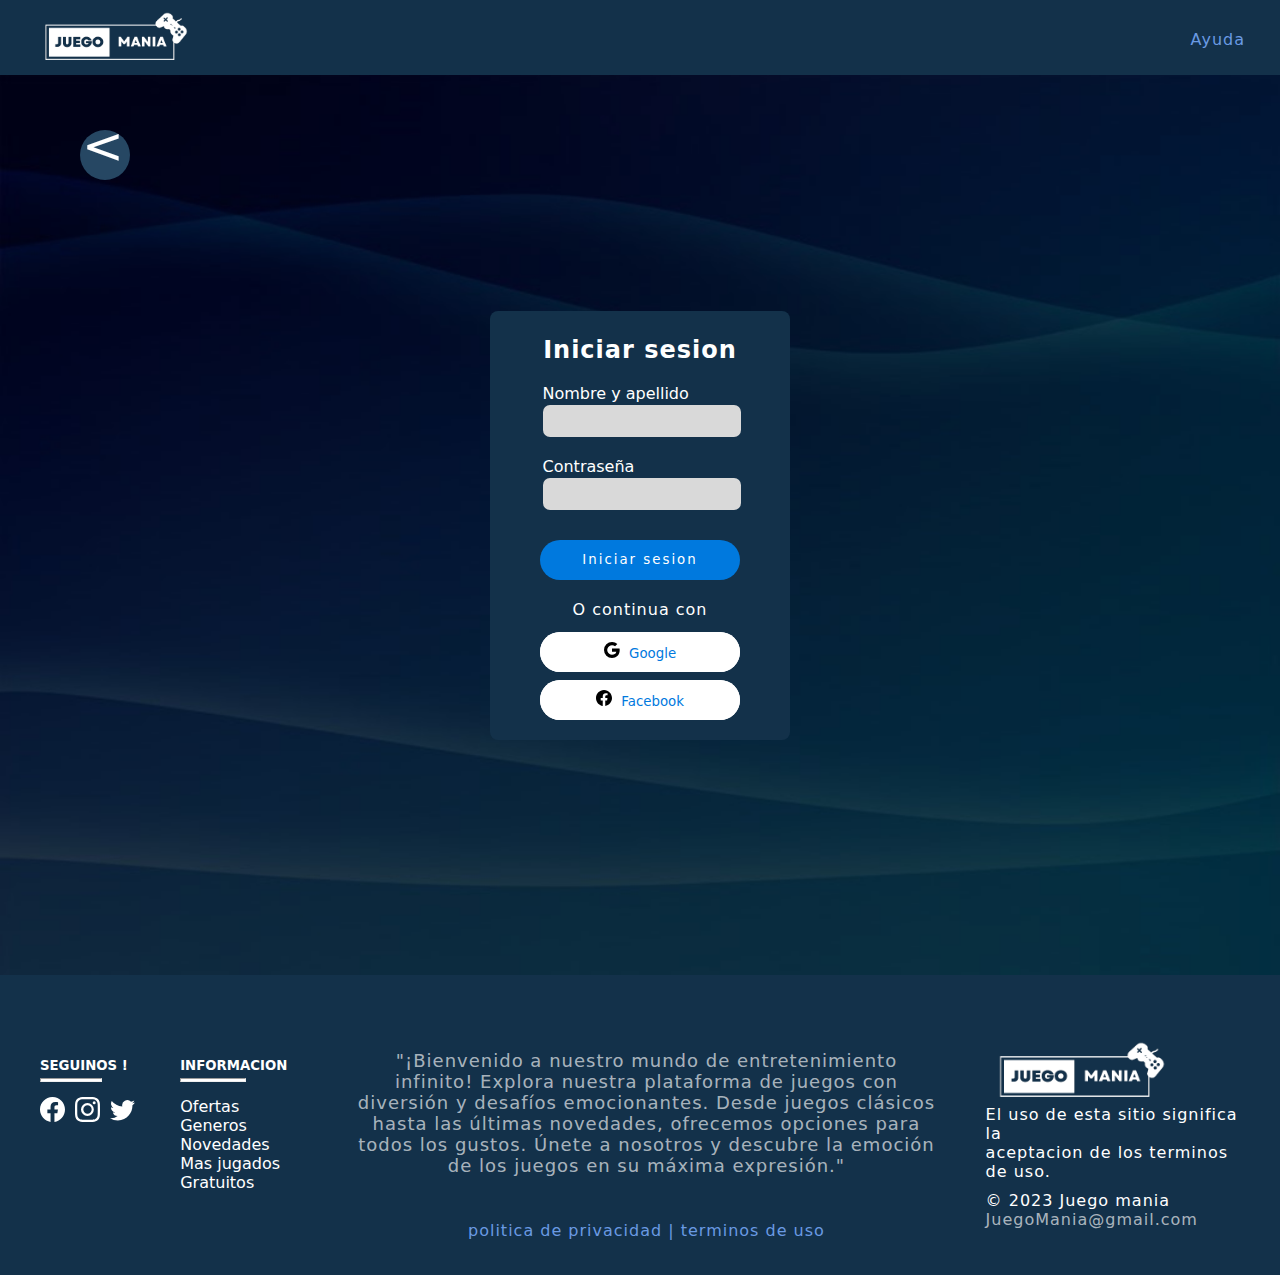
<file: TP2/iniciar_sesion.html>
<!DOCTYPE html>
<html lang="en">
<head>
    <meta charset="UTF-8">
    <meta name="viewport" content="width=device-width, initial-scale=1.0">
    <title>Document</title>
    <link rel="stylesheet" href="css/style.css">
    
</head>
<body>

    <header>
        <img class="logo-inicio" src="img/logo.png" alt="">
        <p>Ayuda</p>
    </header>

    <div class="contenedor">
        
        <button class="volver-atras"> <a href="index.html"> < </a> </button>

        <form class="form-inicio-sesion formulario" action="home.html">
            <h2>Iniciar sesion</h2>

            <div>
                <label>Nombre y apellido</label>
                <input type="text" required>
            </div>
            
            <div>
                <label>Contraseña</label>
                <input type="password" required>
            </div>

            <button class="btn10">Iniciar sesion</button>

            <p>O continua con</p>
    
            <button class="boton-secundario glow-on-hover">
                <svg xmlns="http://www.w3.org/2000/svg" width="16" height="16" fill="currentColor" class="bi bi-google logo-form" viewBox="0 0 16 16">
                    <path d="M15.545 6.558a9.42 9.42 0 0 1 .139 1.626c0 2.434-.87 4.492-2.384 5.885h.002C11.978 15.292 10.158 16 8 16A8 8 0 1 1 8 0a7.689 7.689 0 0 1 5.352 2.082l-2.284 2.284A4.347 4.347 0 0 0 8 3.166c-2.087 0-3.86 1.408-4.492 3.304a4.792 4.792 0 0 0 0 3.063h.003c.635 1.893 2.405 3.301 4.492 3.301 1.078 0 2.004-.276 2.722-.764h-.003a3.702 3.702 0 0 0 1.599-2.431H8v-3.08h7.545z"/>
                </svg>
                Google
            </button>
            <button class="boton-secundario glow-on-hover">
                <svg xmlns="http://www.w3.org/2000/svg" width="16" height="16" fill="currentColor" class="bi bi-facebook logo-form" viewBox="0 0 16 16">
                    <path d="M16 8.049c0-4.446-3.582-8.05-8-8.05C3.58 0-.002 3.603-.002 8.05c0 4.017 2.926 7.347 6.75 7.951v-5.625h-2.03V8.05H6.75V6.275c0-2.017 1.195-3.131 3.022-3.131.876 0 1.791.157 1.791.157v1.98h-1.009c-.993 0-1.303.621-1.303 1.258v1.51h2.218l-.354 2.326H9.25V16c3.824-.604 6.75-3.934 6.75-7.951z"/>
                </svg>
                Facebook
            </button>
        </form>

        
    </div>

    <footer>

        <div class="primero">
            <div>

                <h5>SEGUINOS !</h5>
                <hr class="subrayado">
                <svg xmlns="http://www.w3.org/2000/svg" width="25" height="25" fill="currentColor" class="bi bi-facebook" viewBox="0 0 16 16">
                    <path d="M16 8.049c0-4.446-3.582-8.05-8-8.05C3.58 0-.002 3.603-.002 8.05c0 4.017 2.926 7.347 6.75 7.951v-5.625h-2.03V8.05H6.75V6.275c0-2.017 1.195-3.131 3.022-3.131.876 0 1.791.157 1.791.157v1.98h-1.009c-.993 0-1.303.621-1.303 1.258v1.51h2.218l-.354 2.326H9.25V16c3.824-.604 6.75-3.934 6.75-7.951z"/>
                </svg>
                <svg xmlns="http://www.w3.org/2000/svg" width="25" height="25" fill="currentColor" class="bi bi-instagram" viewBox="0 0 16 16">
                    <path d="M8 0C5.829 0 5.556.01 4.703.048 3.85.088 3.269.222 2.76.42a3.917 3.917 0 0 0-1.417.923A3.927 3.927 0 0 0 .42 2.76C.222 3.268.087 3.85.048 4.7.01 5.555 0 5.827 0 8.001c0 2.172.01 2.444.048 3.297.04.852.174 1.433.372 1.942.205.526.478.972.923 1.417.444.445.89.719 1.416.923.51.198 1.09.333 1.942.372C5.555 15.99 5.827 16 8 16s2.444-.01 3.298-.048c.851-.04 1.434-.174 1.943-.372a3.916 3.916 0 0 0 1.416-.923c.445-.445.718-.891.923-1.417.197-.509.332-1.09.372-1.942C15.99 10.445 16 10.173 16 8s-.01-2.445-.048-3.299c-.04-.851-.175-1.433-.372-1.941a3.926 3.926 0 0 0-.923-1.417A3.911 3.911 0 0 0 13.24.42c-.51-.198-1.092-.333-1.943-.372C10.443.01 10.172 0 7.998 0h.003zm-.717 1.442h.718c2.136 0 2.389.007 3.232.046.78.035 1.204.166 1.486.275.373.145.64.319.92.599.28.28.453.546.598.92.11.281.24.705.275 1.485.039.843.047 1.096.047 3.231s-.008 2.389-.047 3.232c-.035.78-.166 1.203-.275 1.485a2.47 2.47 0 0 1-.599.919c-.28.28-.546.453-.92.598-.28.11-.704.24-1.485.276-.843.038-1.096.047-3.232.047s-2.39-.009-3.233-.047c-.78-.036-1.203-.166-1.485-.276a2.478 2.478 0 0 1-.92-.598 2.48 2.48 0 0 1-.6-.92c-.109-.281-.24-.705-.275-1.485-.038-.843-.046-1.096-.046-3.233 0-2.136.008-2.388.046-3.231.036-.78.166-1.204.276-1.486.145-.373.319-.64.599-.92.28-.28.546-.453.92-.598.282-.11.705-.24 1.485-.276.738-.034 1.024-.044 2.515-.045v.002zm4.988 1.328a.96.96 0 1 0 0 1.92.96.96 0 0 0 0-1.92zm-4.27 1.122a4.109 4.109 0 1 0 0 8.217 4.109 4.109 0 0 0 0-8.217zm0 1.441a2.667 2.667 0 1 1 0 5.334 2.667 2.667 0 0 1 0-5.334z"/>
                </svg>
                <svg xmlns="http://www.w3.org/2000/svg" width="25" height="25" fill="currentColor" class="bi bi-twitter" viewBox="0 0 16 16">
                    <path d="M5.026 15c6.038 0 9.341-5.003 9.341-9.334 0-.14 0-.282-.006-.422A6.685 6.685 0 0 0 16 3.542a6.658 6.658 0 0 1-1.889.518 3.301 3.301 0 0 0 1.447-1.817 6.533 6.533 0 0 1-2.087.793A3.286 3.286 0 0 0 7.875 6.03a9.325 9.325 0 0 1-6.767-3.429 3.289 3.289 0 0 0 1.018 4.382A3.323 3.323 0 0 1 .64 6.575v.045a3.288 3.288 0 0 0 2.632 3.218 3.203 3.203 0 0 1-.865.115 3.23 3.23 0 0 1-.614-.057 3.283 3.283 0 0 0 3.067 2.277A6.588 6.588 0 0 1 .78 13.58a6.32 6.32 0 0 1-.78-.045A9.344 9.344 0 0 0 5.026 15z"/>
                </svg>

            </div>
            <div>
                <h5>INFORMACION</h5>
                <hr class="subrayado">
                <ul>
                    <li>Ofertas</li>
                    <li>Generos</li>
                    <li>Novedades</li>
                    <li>Mas jugados</li>
                    <li>Gratuitos</li>
                </ul>
            </div>
        </div>

        <div class="segundo">
            <p>
                "¡Bienvenido a nuestro mundo de entretenimiento </br> infinito! Explora nuestra plataforma de juegos con </br> diversión y 
                desafíos emocionantes. Desde juegos clásicos </br> hasta las últimas novedades, ofrecemos opciones para </br> todos los gustos.
                 Únete a nosotros y descubre la emoción </br> de los juegos en su máxima expresión."
            </p>
            <p class="footer-inicio">politica de privacidad | terminos de uso </p>
        </div>

        <div class="tercero">
            <img class="logo-inicio" src="img/logo.png" alt="">
            <p>El uso de esta sitio significa la </br> aceptacion de los terminos de uso.</p>
            <p>© 2023 Juego mania </br> <span>JuegoMania@gmail.com</span></p>
            
        </div>

    </footer>


    
</body>
</html>
</file>
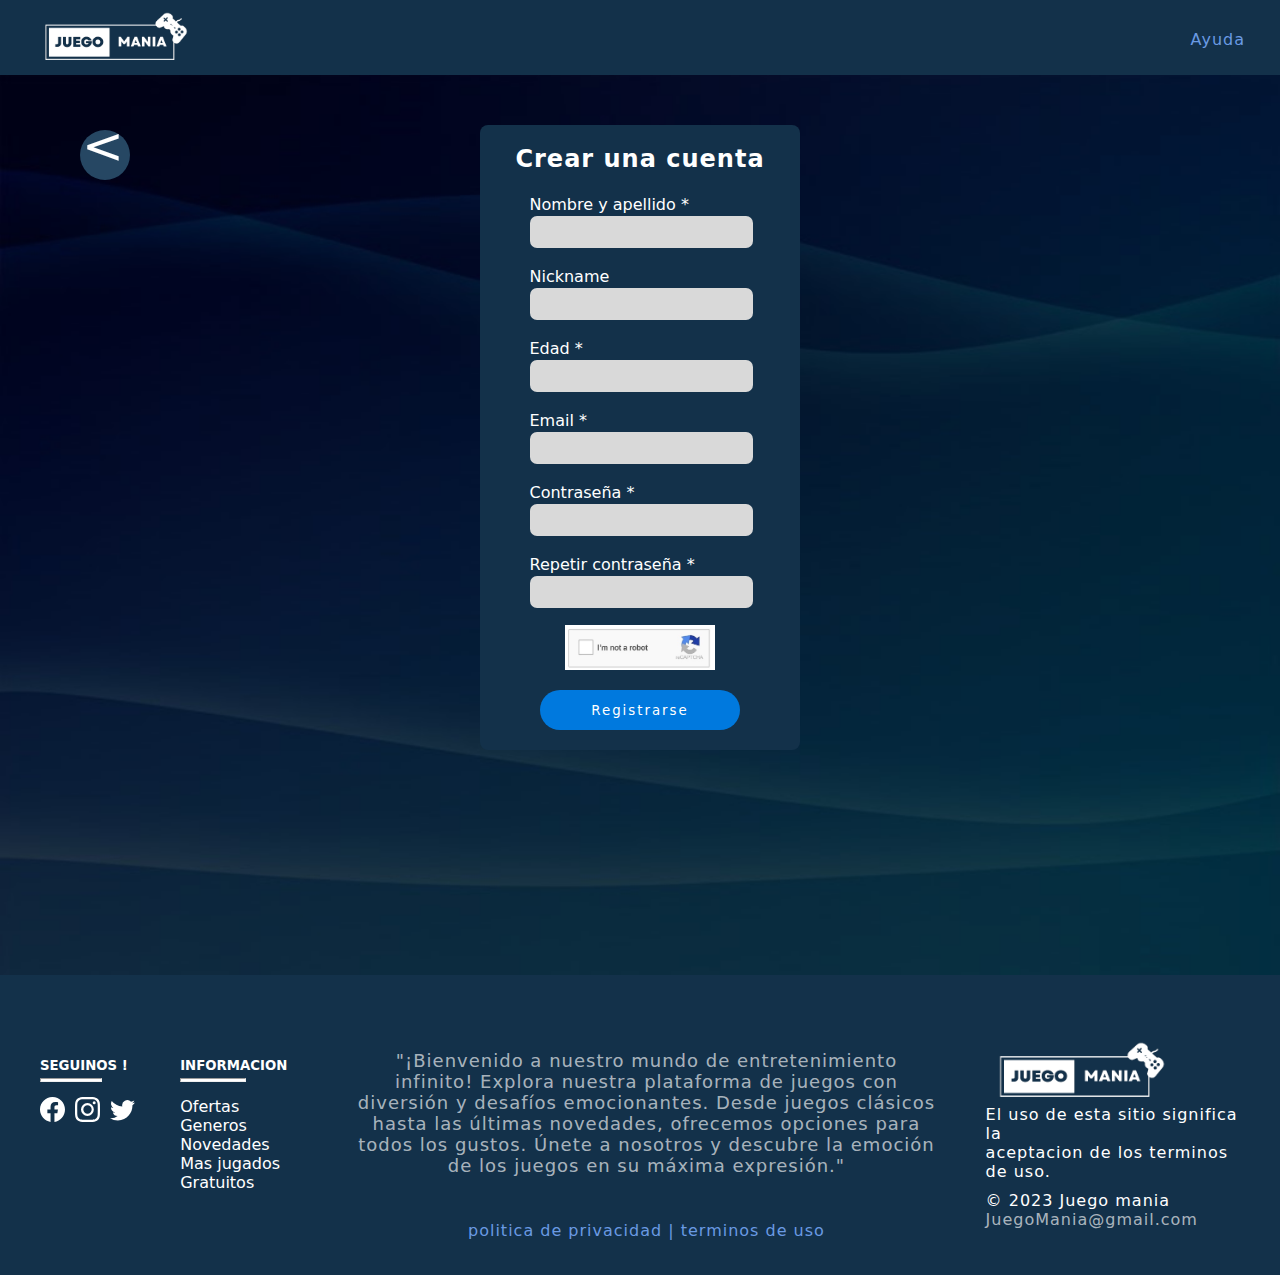
<file: TP2/registrarse.html>
<!DOCTYPE html>
<html lang="en">
<head>
    <meta charset="UTF-8">
    <meta name="viewport" content="width=device-width, initial-scale=1.0">
    <title>Document</title>
    <link rel="stylesheet" href="css/style.css">
    <link rel="stylesheet" href="css/redireccion.css">
</head>
<body>

    
    <header>
        <img class="logo-inicio" src="img/logo.png" alt="">
        <p>Ayuda</p>
    </header>


    <div class="contenedor">
        <button class="volver-atras"> <a href="index.html"> < </a> </button>

        <form id="miFormulario"  class="formulario-registro formulario" >
            <h2>Crear una cuenta</h2>

            <div>
                <label>Nombre y apellido *</label>
                <input type="text" id="nombre" name="nombre">
            </div>

            <div>
                <label>Nickname</label>
                <input type="text"  id="nickname" name="nickname">
            </div>

            <div>
                <label>Edad * </label>
                <input type="number" id="edad" name="edad">
            </div>

            <div>
                <label>Email *</label>
                <input type="email" id="email" name="email" >
            </div>

            <div>
                <label>Contraseña *</label>
                <input type="password" id="contrasena" name="contrasena">
            </div>

            <div>
                
                <label>Repetir contraseña *</label>
                <input type="password" id="confirmarContrasena" name="confirmarContrasena" >
            </div>

            <img src="img/recaptcha.png" alt="" width="150px" height="45px">

            
            <button type="button" id="enviar" class="btn10">Registrarse</button>

        </form>

        <div id="mensajeRegistro" class="registro-exitoso">
            Registro exitoso. ¡Gracias!
        </div>
    
        <div id="mensajeError" class="registro-error">
            Por favor, completa todos los campos y asegúrate de que las contraseñas coincidan.
        </div>

    </div>

    <footer>

        <div class="primero">
            <div>

                <h5>SEGUINOS !</h5>
                <hr class="subrayado">
                <svg xmlns="http://www.w3.org/2000/svg" width="25" height="25" fill="currentColor" class="bi bi-facebook" viewBox="0 0 16 16">
                    <path d="M16 8.049c0-4.446-3.582-8.05-8-8.05C3.58 0-.002 3.603-.002 8.05c0 4.017 2.926 7.347 6.75 7.951v-5.625h-2.03V8.05H6.75V6.275c0-2.017 1.195-3.131 3.022-3.131.876 0 1.791.157 1.791.157v1.98h-1.009c-.993 0-1.303.621-1.303 1.258v1.51h2.218l-.354 2.326H9.25V16c3.824-.604 6.75-3.934 6.75-7.951z"/>
                </svg>
                <svg xmlns="http://www.w3.org/2000/svg" width="25" height="25" fill="currentColor" class="bi bi-instagram" viewBox="0 0 16 16">
                    <path d="M8 0C5.829 0 5.556.01 4.703.048 3.85.088 3.269.222 2.76.42a3.917 3.917 0 0 0-1.417.923A3.927 3.927 0 0 0 .42 2.76C.222 3.268.087 3.85.048 4.7.01 5.555 0 5.827 0 8.001c0 2.172.01 2.444.048 3.297.04.852.174 1.433.372 1.942.205.526.478.972.923 1.417.444.445.89.719 1.416.923.51.198 1.09.333 1.942.372C5.555 15.99 5.827 16 8 16s2.444-.01 3.298-.048c.851-.04 1.434-.174 1.943-.372a3.916 3.916 0 0 0 1.416-.923c.445-.445.718-.891.923-1.417.197-.509.332-1.09.372-1.942C15.99 10.445 16 10.173 16 8s-.01-2.445-.048-3.299c-.04-.851-.175-1.433-.372-1.941a3.926 3.926 0 0 0-.923-1.417A3.911 3.911 0 0 0 13.24.42c-.51-.198-1.092-.333-1.943-.372C10.443.01 10.172 0 7.998 0h.003zm-.717 1.442h.718c2.136 0 2.389.007 3.232.046.78.035 1.204.166 1.486.275.373.145.64.319.92.599.28.28.453.546.598.92.11.281.24.705.275 1.485.039.843.047 1.096.047 3.231s-.008 2.389-.047 3.232c-.035.78-.166 1.203-.275 1.485a2.47 2.47 0 0 1-.599.919c-.28.28-.546.453-.92.598-.28.11-.704.24-1.485.276-.843.038-1.096.047-3.232.047s-2.39-.009-3.233-.047c-.78-.036-1.203-.166-1.485-.276a2.478 2.478 0 0 1-.92-.598 2.48 2.48 0 0 1-.6-.92c-.109-.281-.24-.705-.275-1.485-.038-.843-.046-1.096-.046-3.233 0-2.136.008-2.388.046-3.231.036-.78.166-1.204.276-1.486.145-.373.319-.64.599-.92.28-.28.546-.453.92-.598.282-.11.705-.24 1.485-.276.738-.034 1.024-.044 2.515-.045v.002zm4.988 1.328a.96.96 0 1 0 0 1.92.96.96 0 0 0 0-1.92zm-4.27 1.122a4.109 4.109 0 1 0 0 8.217 4.109 4.109 0 0 0 0-8.217zm0 1.441a2.667 2.667 0 1 1 0 5.334 2.667 2.667 0 0 1 0-5.334z"/>
                </svg>
                <svg xmlns="http://www.w3.org/2000/svg" width="25" height="25" fill="currentColor" class="bi bi-twitter" viewBox="0 0 16 16">
                    <path d="M5.026 15c6.038 0 9.341-5.003 9.341-9.334 0-.14 0-.282-.006-.422A6.685 6.685 0 0 0 16 3.542a6.658 6.658 0 0 1-1.889.518 3.301 3.301 0 0 0 1.447-1.817 6.533 6.533 0 0 1-2.087.793A3.286 3.286 0 0 0 7.875 6.03a9.325 9.325 0 0 1-6.767-3.429 3.289 3.289 0 0 0 1.018 4.382A3.323 3.323 0 0 1 .64 6.575v.045a3.288 3.288 0 0 0 2.632 3.218 3.203 3.203 0 0 1-.865.115 3.23 3.23 0 0 1-.614-.057 3.283 3.283 0 0 0 3.067 2.277A6.588 6.588 0 0 1 .78 13.58a6.32 6.32 0 0 1-.78-.045A9.344 9.344 0 0 0 5.026 15z"/>
                </svg>

            </div>
            <div>
                <h5>INFORMACION</h5>
                <hr class="subrayado">
                <ul>
                    <li>Ofertas</li>
                    <li>Generos</li>
                    <li>Novedades</li>
                    <li>Mas jugados</li>
                    <li>Gratuitos</li>
                </ul>
            </div>
        </div>

        <div class="segundo">
            <p>
                "¡Bienvenido a nuestro mundo de entretenimiento </br> infinito! Explora nuestra plataforma de juegos con </br> diversión y 
                desafíos emocionantes. Desde juegos clásicos </br> hasta las últimas novedades, ofrecemos opciones para </br> todos los gustos.
                 Únete a nosotros y descubre la emoción </br> de los juegos en su máxima expresión."
            </p>
            <p class="footer-inicio">politica de privacidad | terminos de uso </p>
        </div>

        <div class="tercero">
            <img class="logo-inicio" src="img/logo.png" alt="">
            <p>El uso de esta sitio significa la </br> aceptacion de los terminos de uso.</p>
            <p>© 2023 Juego mania </br> <span>JuegoMania@gmail.com</span></p>
            
        </div>

    </footer>


    <script src="js/redireccion.js"></script>
</body>
</html>
</file>
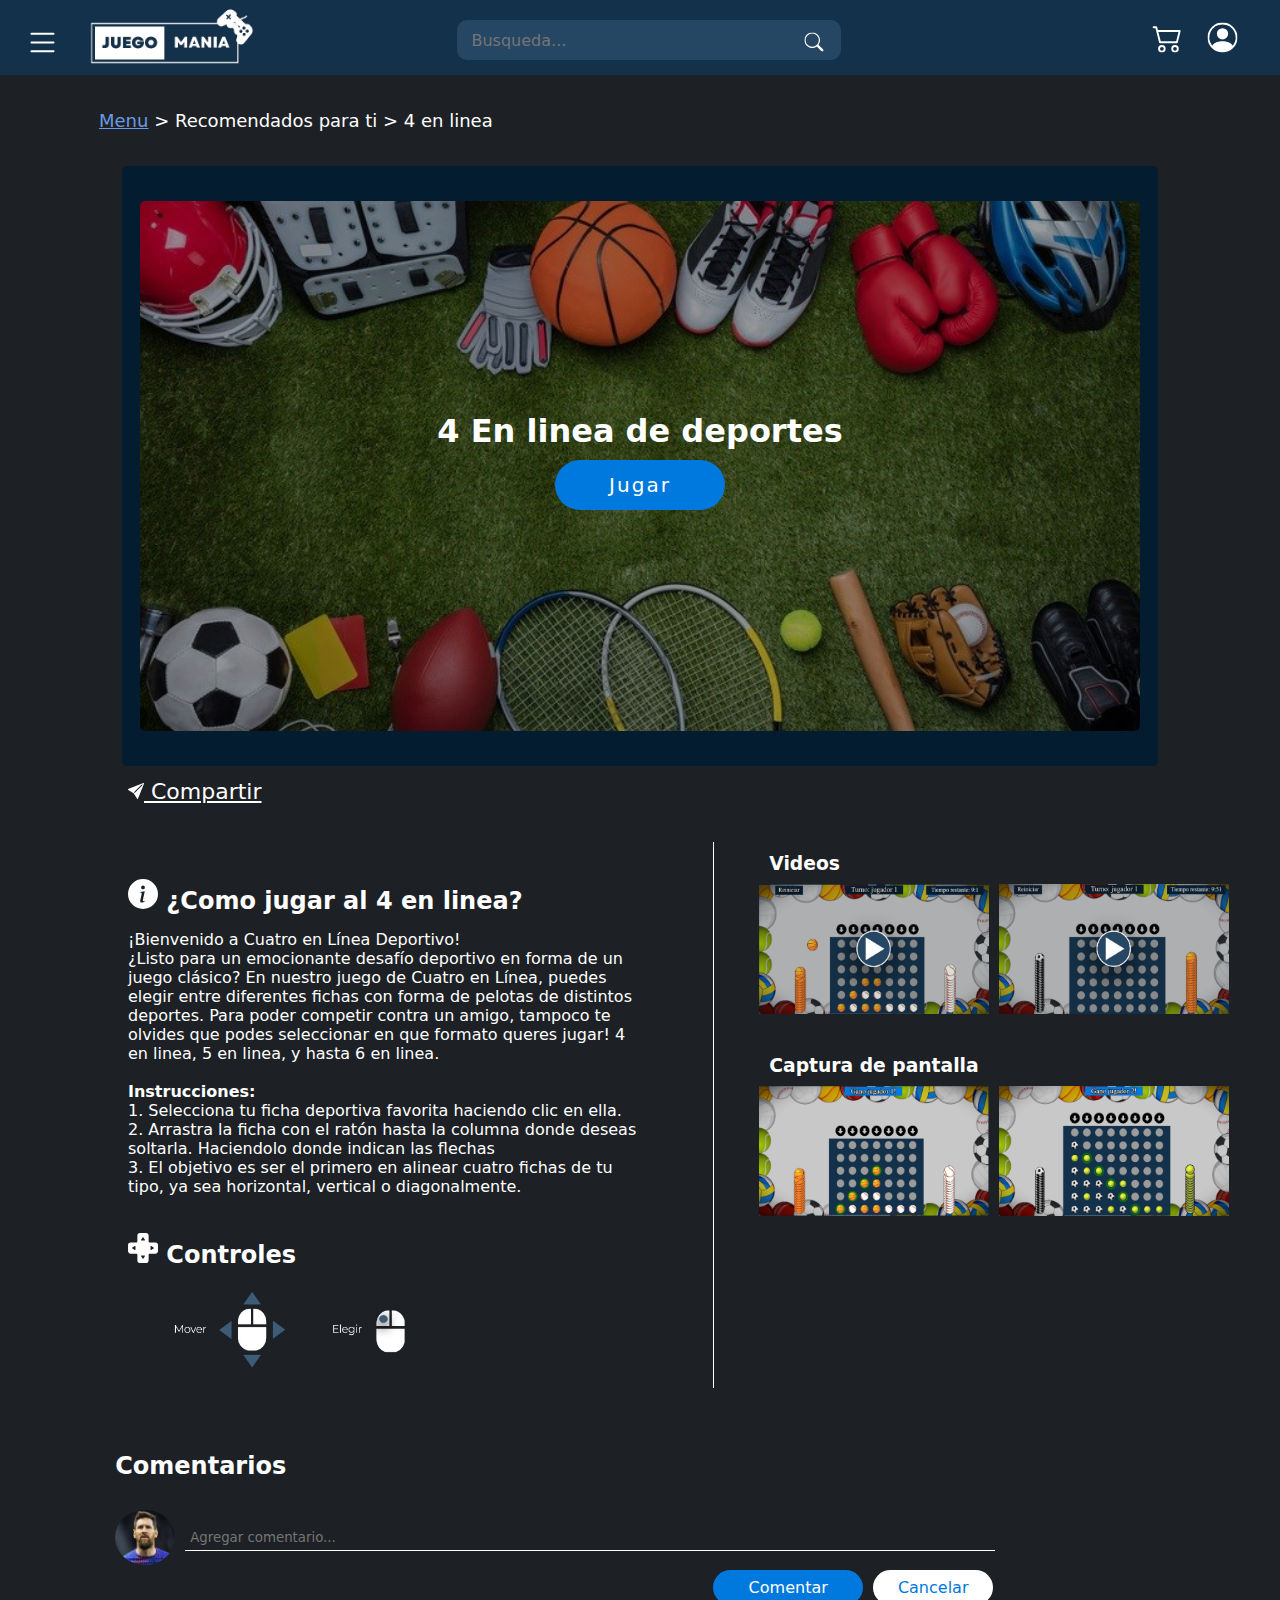
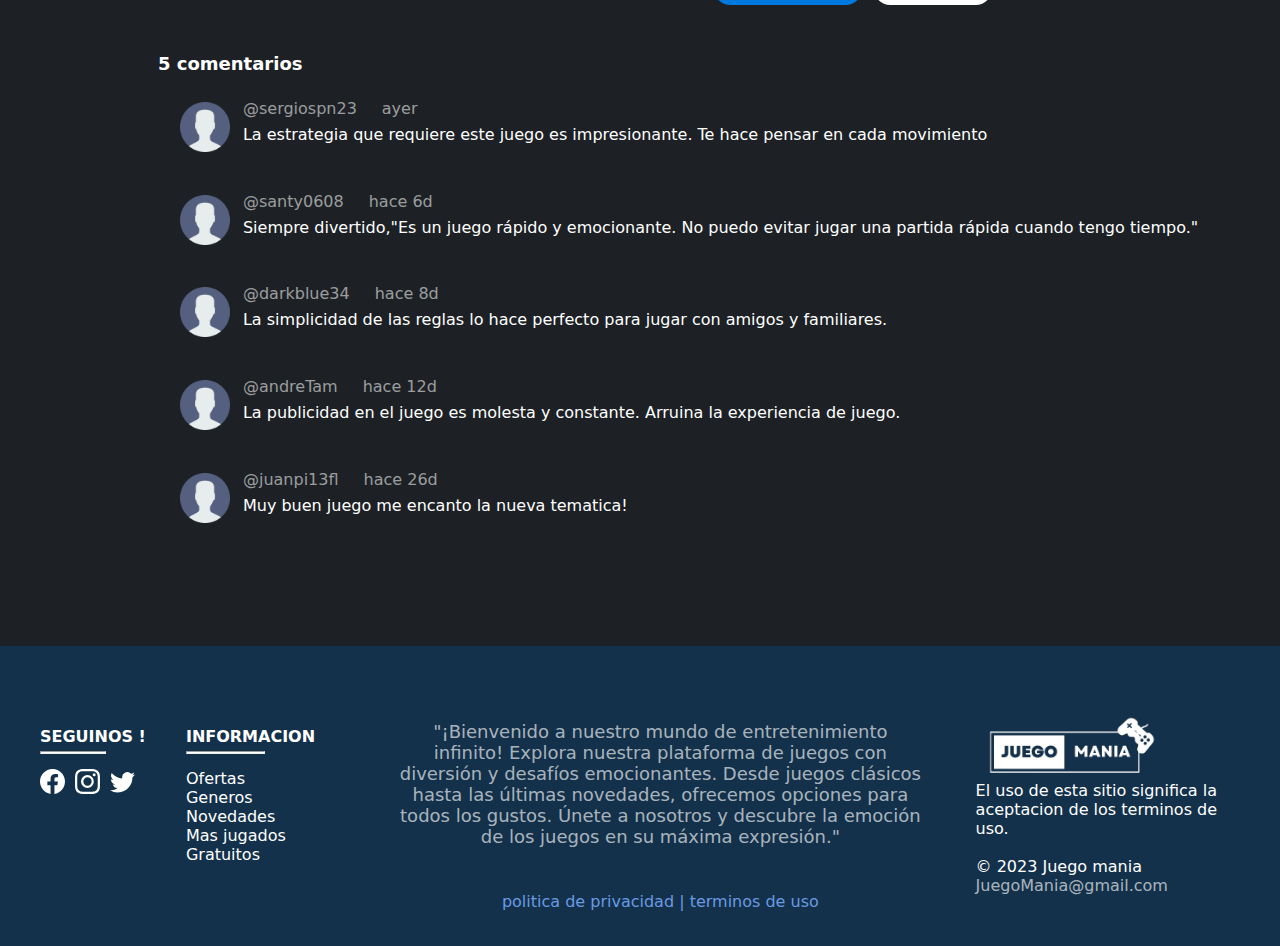
<file: TP3/cuatro_en_linea.html>
<!DOCTYPE html>
<html lang="en">
<head>
    <meta charset="UTF-8">
    <meta name="viewport" content="width=device-width, initial-scale=1.0">
    <link rel="stylesheet" href="css/Home-style.css">
    <link rel="stylesheet" href="css/cuatro_en_linea.css">
    <title>JuegoMania</title>
</head>
<body>
<header class="header-home">

    <div class="menu-logo">
        <svg id="desplegar-menu" class="hamburguesa" xmlns="http://www.w3.org/2000/svg" width="30" height="30" fill="currentColor" class="bi bi-list" viewBox="0 0 16 16">
            <path  fill-rule="evenodd" d="M2.5 12a.5.5 0 0 1 .5-.5h10a.5.5 0 0 1 0 1H3a.5.5 0 0 1-.5-.5zm0-4a.5.5 0 0 1 .5-.5h10a.5.5 0 0 1 0 1H3a.5.5 0 0 1-.5-.5zm0-4a.5.5 0 0 1 .5-.5h10a.5.5 0 0 1 0 1H3a.5.5 0 0 1-.5-.5z"/>
        </svg>

        <a href="home.html">
            <img class="logo-home" src="img/logo.png" alt="" width="222px">
        </a>
        
    </div>

    <div class="busqueda">
        <input class="barra-navegacion" type="text" placeholder="Busqueda..." > 
        <svg xmlns="http://www.w3.org/2000/svg" width="16" height="16" fill="currentColor" class="bi bi-search lupa-busqueda" viewBox="0 0 16 16">
            <path d="M11.742 10.344a6.5 6.5 0 1 0-1.397 1.398h-.001c.03.04.062.078.098.115l3.85 3.85a1 1 0 0 0 1.415-1.414l-3.85-3.85a1.007 1.007 0 0 0-.115-.1zM12 6.5a5.5 5.5 0 1 1-11 0 5.5 5.5 0 0 1 11 0z"/>
        </svg>
    </div>

    <div class="carrito-usuario">
        <svg id="desplegar-carrito" xmlns="http://www.w3.org/2000/svg" width="15" height="15" fill="currentColor" class="bi bi-cart2" viewBox="0 0 16 16">
            <path d="M0 2.5A.5.5 0 0 1 .5 2H2a.5.5 0 0 1 .485.379L2.89 4H14.5a.5.5 0 0 1 .485.621l-1.5 6A.5.5 0 0 1 13 11H4a.5.5 0 0 1-.485-.379L1.61 3H.5a.5.5 0 0 1-.5-.5zM3.14 5l1.25 5h8.22l1.25-5H3.14zM5 13a1 1 0 1 0 0 2 1 1 0 0 0 0-2zm-2 1a2 2 0 1 1 4 0 2 2 0 0 1-4 0zm9-1a1 1 0 1 0 0 2 1 1 0 0 0 0-2zm-2 1a2 2 0 1 1 4 0 2 2 0 0 1-4 0z"/>
        </svg>

        <svg id="desplegar-user" xmlns="http://www.w3.org/2000/svg" width="15" height="15" fill="currentColor" class="bi bi-person-circle" viewBox="0 0 16 16">
            <path d="M11 6a3 3 0 1 1-6 0 3 3 0 0 1 6 0z"/>
            <path fill-rule="evenodd" d="M0 8a8 8 0 1 1 16 0A8 8 0 0 1 0 8zm8-7a7 7 0 0 0-5.468 11.37C3.242 11.226 4.805 10 8 10s4.757 1.225 5.468 2.37A7 7 0 0 0 8 1z"/>
        </svg>
    </div>

</header>


<div class="container">

    <ul class="menu" id="menu-desplegable">
        <svg id="cerrar-menu" class="cruz-menu" xmlns="http://www.w3.org/2000/svg" width="18" height="18" fill="currentColor" class="bi bi-x-lg" viewBox="0 0 16 16">
            <path d="M2.146 2.854a.5.5 0 1 1 .708-.708L8 7.293l5.146-5.147a.5.5 0 0 1 .708.708L8.707 8l5.147 5.146a.5.5 0 0 1-.708.708L8 8.707l-5.146 5.147a.5.5 0 0 1-.708-.708L7.293 8 2.146 2.854Z"/>
        </svg>

        <h3>Categorias</h3>
        <hr>
        <li>Accion</li>
        <li>Deporte</li>
        <li>Aventura</li>
        <li>Estrategia</li>
        <li>Puzzles</li>
        <li>Carrera</li>
        <li>Terror</li>
    </ul>

    <div class="carrito" id="carrito-desplegable">
        <svg id="cerrar-carrito" class="cruz-carrito" xmlns="http://www.w3.org/2000/svg" width="18" height="18" fill="currentColor" class="bi bi-x-lg" viewBox="0 0 16 16">
            <path d="M2.146 2.854a.5.5 0 1 1 .708-.708L8 7.293l5.146-5.147a.5.5 0 0 1 .708.708L8.707 8l5.147 5.146a.5.5 0 0 1-.708.708L8 8.707l-5.146 5.147a.5.5 0 0 1-.708-.708L7.293 8 2.146 2.854Z"/>
        </svg>

        <h3>Mi carrito</h3>
        <hr>

        <div class="juegos-carrito">
            <div>
                <img src="img/little_big_plant.jpg" alt="">
                <p>Little big planet</p>
            </div>
            <div>
                <p>$1000</p>
                <svg xmlns="http://www.w3.org/2000/svg" width="16" height="16" fill="currentColor" class="bi bi-x-lg" viewBox="0 0 16 16">
                    <path d="M2.146 2.854a.5.5 0 1 1 .708-.708L8 7.293l5.146-5.147a.5.5 0 0 1 .708.708L8.707 8l5.147 5.146a.5.5 0 0 1-.708.708L8 8.707l-5.146 5.147a.5.5 0 0 1-.708-.708L7.293 8 2.146 2.854Z"/>
                </svg>
            </div>
        </div>

        <div class="juegos-carrito">
            <div>
                <img src="img/motos.jpg" alt="">
                <p>MXGP 3</p>
            </div>
            <div>
                <p>$1000</p>
                <svg xmlns="http://www.w3.org/2000/svg" width="16" height="16" fill="currentColor" class="bi bi-x-lg" viewBox="0 0 16 16">
                    <path d="M2.146 2.854a.5.5 0 1 1 .708-.708L8 7.293l5.146-5.147a.5.5 0 0 1 .708.708L8.707 8l5.147 5.146a.5.5 0 0 1-.708.708L8 8.707l-5.146 5.147a.5.5 0 0 1-.708-.708L7.293 8 2.146 2.854Z"/>
                </svg>
            </div>
        </div>

        <div class="juegos-carrito">
            <div>
                <img src="img/gtav.webp" alt="">
                <p>GTA V</p>
            </div>
            <div>
                <p>$1000</p>
                <svg xmlns="http://www.w3.org/2000/svg" width="16" height="16" fill="currentColor" class="bi bi-x-lg" viewBox="0 0 16 16">
                    <path d="M2.146 2.854a.5.5 0 1 1 .708-.708L8 7.293l5.146-5.147a.5.5 0 0 1 .708.708L8.707 8l5.147 5.146a.5.5 0 0 1-.708.708L8 8.707l-5.146 5.147a.5.5 0 0 1-.708-.708L7.293 8 2.146 2.854Z"/>
                </svg>
            </div>
        </div>

        <hr class="separador">

        <div class="precio-carrito">
            <p>Sub total</p>
            <p>$3000</p>
        </div>
        <div class="precio-carrito">
            <p>Servicios</p>
            <p>$200</p>
        </div>
        <div class="precio-carrito total">
            <p>Total</p>
            <p>$3200</p>
        </div>

        <button>Confirmar compra</button>
    </div>
    
    <div class="perfil" id="user"> 
        <svg id="cerrar-user" class="cruz-user" xmlns="http://www.w3.org/2000/svg" width="18" height="18" fill="currentColor" class="bi bi-x-lg" viewBox="0 0 16 16">
            <path d="M2.146 2.854a.5.5 0 1 1 .708-.708L8 7.293l5.146-5.147a.5.5 0 0 1 .708.708L8.707 8l5.147 5.146a.5.5 0 0 1-.708.708L8 8.707l-5.146 5.147a.5.5 0 0 1-.708-.708L7.293 8 2.146 2.854Z"/>
        </svg>
        <div>
            <img src="img/messi.jpg" alt="">
            <h3>Lionel Andres Messi</h3>
            <p>leomessi10@gmail.com</p>
        </div>
        <p>Mi perfil</p>
        <p>Mi carrito</p>
        <p>Notificaciones</p>
        <hr>
        <p>Configuracion de cuenta</p>
        <p>Idioma</p>
        <hr>
        <p><a href="index.html">Cerrar sesion</a></p>
    </div>



    <!-- SEPARADOR DE DESPLEGABLES-->


    <p class="breadcrums"> <a href="home.html">Menu</a> > Recomendados para ti > 4 en linea</p>

    <div class="fondo-juego">

            <canvas class="canvas esconder-div" id="canvas" width="1000" height="530"></canvas>


            <div id="div-play-btn" class="play-cuatro-linea">
                <h1>4 En linea de deportes</h1>
                <button class="btn-play" id="play">
                    Jugar
                </button>
            </div>


            <div id="menu-juego" class="menu-cuatro-linea esconder-div" >

                <form action="" class="form-cuatro-linea" id="formulario-cuatro-linea">
                
                <h2>Configuracion</h2>

                <div class="eleccion-fichas-jugadores">
                    <div class="jugador1">
                        <h3>Jugador 1:</h3>
                        <div>
                            <input type="radio" name="ficha1" value="futbol" required>
                            <label for="">
                                <img src="img-canvas/pelota_futbol.png" alt="" width="25" height="25">
                            </label>
                        </div>
                        <div>
                            <input type="radio" name="ficha1" value="basquet" required>
                            <label for=""> 
                                <img src="img-canvas/pelota_basquet.png" alt="" width="25" height="25">
                            </label>
                        </div>
                        <div>
                            <input type="radio" name="ficha1" value="tenis" required>
                            <label for="">
                                <img src="img-canvas/pelota_tenis.png" alt="" width="25" height="25">
                            </label>
                        </div>
                        <div>
                            <input type="radio" name="ficha1" value="beisbol" required>
                            <label for="">
                                <img src="img-canvas/pelota_beisbol.png" alt="" width="25" height="25">
                            </label>
                        </div>
                        
                    </div>

                    <div class="jugador2">
                        <h3>Jugador 2:</h3>

                        <div>
                            <input type="radio" name="ficha2" value="futbol" required>
                            <label for="">
                                <img src="img-canvas/pelota_futbol.png" alt="" width="25" height="25">
                            </label>
                        </div>
                        <div>
                            <input type="radio" name="ficha2" value="basquet" required>
                            <label for=""> 
                                <img src="img-canvas/pelota_basquet.png" alt="" width="25" height="25">
                            </label>
                        </div>
                        <div>
                            <input type="radio" name="ficha2" value="tenis" required>
                            <label for="">
                                <img src="img-canvas/pelota_tenis.png" alt="" width="25" height="25">
                            </label>
                        </div>
                        <div>
                            <input type="radio" name="ficha2" value="beisbol" required>
                            <label for="">
                                <img src="img-canvas/pelota_beisbol.png" alt="" width="25" height="25">
                            </label>
                        </div>
                    </div>
                </div>

                <div class="eleccion-tablero">
                    <h3>Seleccionar tablero:</h3>
                    
                    <input type="radio" name="tablero" value=4 required>
                    <label for="">4 en linea</label>
                    
                    <input type="radio" name="tablero" value=5 required>
                    <label for="">5 en linea</label>
                    
                    <input type="radio" name="tablero" value=6 required>
                    <label for="">6 en linea</label>
                </div>


                    <button type="submit" class="btn-form-cuatro-linea" id="iniciar-juego">Iniciar juego</button>
                </form>

            </div>
    </div>


    <p class="compartir" id="abrir-compartir"> 
        <svg xmlns="http://www.w3.org/2000/svg" width="16" height="16" fill="currentColor" class="bi bi-send-fill" viewBox="0 0 16 16">
            <path d="M15.964.686a.5.5 0 0 0-.65-.65L.767 5.855H.766l-.452.18a.5.5 0 0 0-.082.887l.41.26.001.002 4.995 3.178 3.178 4.995.002.002.26.41a.5.5 0 0 0 .886-.083l6-15Zm-1.833 1.89L6.637 10.07l-.215-.338a.5.5 0 0 0-.154-.154l-.338-.215 7.494-7.494 1.178-.471-.47 1.178Z"/>
        </svg>
        Compartir
    </p>


    <!-- COMPARTIR  -->

    <div>
    <div class="caja-compartir">

        <svg xmlns="http://www.w3.org/2000/svg" width="25" height="25" fill="currentColor" class="bi bi-x-lg cerrar-compartir" viewBox="0 0 16 16">
            <path d="M2.146 2.854a.5.5 0 1 1 .708-.708L8 7.293l5.146-5.147a.5.5 0 0 1 .708.708L8.707 8l5.147 5.146a.5.5 0 0 1-.708.708L8 8.707l-5.146 5.147a.5.5 0 0 1-.708-.708L7.293 8 2.146 2.854Z"/>
        </svg>
        
        <p class="compartir-titulo">Compartir</p>

        <div class="redes-sociales">
            <div>
                <svg xmlns="http://www.w3.org/2000/svg" width="16" height="16" fill="currentColor" class="bi bi-instagram" viewBox="0 0 16 16">
                    <path d="M8 0C5.829 0 5.556.01 4.703.048 3.85.088 3.269.222 2.76.42a3.917 3.917 0 0 0-1.417.923A3.927 3.927 0 0 0 .42 2.76C.222 3.268.087 3.85.048 4.7.01 5.555 0 5.827 0 8.001c0 2.172.01 2.444.048 3.297.04.852.174 1.433.372 1.942.205.526.478.972.923 1.417.444.445.89.719 1.416.923.51.198 1.09.333 1.942.372C5.555 15.99 5.827 16 8 16s2.444-.01 3.298-.048c.851-.04 1.434-.174 1.943-.372a3.916 3.916 0 0 0 1.416-.923c.445-.445.718-.891.923-1.417.197-.509.332-1.09.372-1.942C15.99 10.445 16 10.173 16 8s-.01-2.445-.048-3.299c-.04-.851-.175-1.433-.372-1.941a3.926 3.926 0 0 0-.923-1.417A3.911 3.911 0 0 0 13.24.42c-.51-.198-1.092-.333-1.943-.372C10.443.01 10.172 0 7.998 0h.003zm-.717 1.442h.718c2.136 0 2.389.007 3.232.046.78.035 1.204.166 1.486.275.373.145.64.319.92.599.28.28.453.546.598.92.11.281.24.705.275 1.485.039.843.047 1.096.047 3.231s-.008 2.389-.047 3.232c-.035.78-.166 1.203-.275 1.485a2.47 2.47 0 0 1-.599.919c-.28.28-.546.453-.92.598-.28.11-.704.24-1.485.276-.843.038-1.096.047-3.232.047s-2.39-.009-3.233-.047c-.78-.036-1.203-.166-1.485-.276a2.478 2.478 0 0 1-.92-.598 2.48 2.48 0 0 1-.6-.92c-.109-.281-.24-.705-.275-1.485-.038-.843-.046-1.096-.046-3.233 0-2.136.008-2.388.046-3.231.036-.78.166-1.204.276-1.486.145-.373.319-.64.599-.92.28-.28.546-.453.92-.598.282-.11.705-.24 1.485-.276.738-.034 1.024-.044 2.515-.045v.002zm4.988 1.328a.96.96 0 1 0 0 1.92.96.96 0 0 0 0-1.92zm-4.27 1.122a4.109 4.109 0 1 0 0 8.217 4.109 4.109 0 0 0 0-8.217zm0 1.441a2.667 2.667 0 1 1 0 5.334 2.667 2.667 0 0 1 0-5.334z"/>
                </svg>
                <p>Instagram</p>
            </div>
            <div>
                <svg xmlns="http://www.w3.org/2000/svg" width="16" height="16" fill="currentColor" class="bi bi-twitter" viewBox="0 0 16 16">
                    <path d="M5.026 15c6.038 0 9.341-5.003 9.341-9.334 0-.14 0-.282-.006-.422A6.685 6.685 0 0 0 16 3.542a6.658 6.658 0 0 1-1.889.518 3.301 3.301 0 0 0 1.447-1.817 6.533 6.533 0 0 1-2.087.793A3.286 3.286 0 0 0 7.875 6.03a9.325 9.325 0 0 1-6.767-3.429 3.289 3.289 0 0 0 1.018 4.382A3.323 3.323 0 0 1 .64 6.575v.045a3.288 3.288 0 0 0 2.632 3.218 3.203 3.203 0 0 1-.865.115 3.23 3.23 0 0 1-.614-.057 3.283 3.283 0 0 0 3.067 2.277A6.588 6.588 0 0 1 .78 13.58a6.32 6.32 0 0 1-.78-.045A9.344 9.344 0 0 0 5.026 15z"/>
                </svg>
                <p>Twitter</p>
            </div>
            <div>
                <svg xmlns="http://www.w3.org/2000/svg" width="16" height="16" fill="currentColor" class="bi bi-facebook" viewBox="0 0 16 16">
                    <path d="M16 8.049c0-4.446-3.582-8.05-8-8.05C3.58 0-.002 3.603-.002 8.05c0 4.017 2.926 7.347 6.75 7.951v-5.625h-2.03V8.05H6.75V6.275c0-2.017 1.195-3.131 3.022-3.131.876 0 1.791.157 1.791.157v1.98h-1.009c-.993 0-1.303.621-1.303 1.258v1.51h2.218l-.354 2.326H9.25V16c3.824-.604 6.75-3.934 6.75-7.951z"/>
                </svg>
                <p>Facebook</p>
            </div>
            <div>
                <svg xmlns="http://www.w3.org/2000/svg" width="40" height="20" fill="currentColor" class="bi bi-envelope" viewBox="0 0 16 16">
                    <path d="M0 4a2 2 0 0 1 2-2h12a2 2 0 0 1 2 2v8a2 2 0 0 1-2 2H2a2 2 0 0 1-2-2V4Zm2-1a1 1 0 0 0-1 1v.217l7 4.2 7-4.2V4a1 1 0 0 0-1-1H2Zm13 2.383-4.708 2.825L15 11.105V5.383Zm-.034 6.876-5.64-3.471L8 9.583l-1.326-.795-5.64 3.47A1 1 0 0 0 2 13h12a1 1 0 0 0 .966-.741ZM1 11.105l4.708-2.897L1 5.383v5.722Z"/>
                </svg>
                <p>Correo electronico</p>
            </div>
        </div>

        <div class="link-juego">
            <input type="text" name="" id="" placeholder="https://juegoMania/VJDsdRF" disabled>
            <button>Copiar</button>
        </div>
    </div>
</div>
    <div class="info-juego">

        <div class="instrucciones">
            <h2>
                <svg xmlns="http://www.w3.org/2000/svg" width="30" height="30" fill="currentColor" class="bi bi-info-circle-fill" viewBox="0 0 16 16">
                    <path d="M8 16A8 8 0 1 0 8 0a8 8 0 0 0 0 16zm.93-9.412-1 4.705c-.07.34.029.533.304.533.194 0 .487-.07.686-.246l-.088.416c-.287.346-.92.598-1.465.598-.703 0-1.002-.422-.808-1.319l.738-3.468c.064-.293.006-.399-.287-.47l-.451-.081.082-.381 2.29-.287zM8 5.5a1 1 0 1 1 0-2 1 1 0 0 1 0 2z"/>
                </svg>
                ¿Como jugar al 4 en linea?
            </h2>
           <!-- <p>Para ganar debe ubicar las fichas de manera que queden 4 en línea, ya sea vertical, horizontal o en diagonal. <br>
            Utilice el puntero del mouse para elegir la columna donde desea ubicar la ficha, y presione click izq para dejar caer la ficha, o tambien puede utilizar las flechitas del teclado y presionar Enter para dejar caer la ficha.</p>-->
            <p>¡Bienvenido a Cuatro en Línea Deportivo!
                <br>
                ¿Listo para un emocionante desafío deportivo en forma de un juego clásico? En nuestro juego de Cuatro en Línea, puedes elegir entre diferentes fichas con forma de pelotas de distintos deportes. Para  poder competir contra un amigo, tampoco te olvides que podes seleccionar en que formato queres jugar! 4 en linea, 5 en linea, y hasta 6 en linea. 
                <br>
                <br>
            </p>
            
            <h4>Instrucciones:</h4>
            <p>
                1. Selecciona tu ficha deportiva favorita haciendo clic en ella.
                <br>
                2. Arrastra la ficha con el ratón hasta la columna donde deseas soltarla. Haciendolo donde indican las flechas
                <br>
                3. El objetivo es ser el primero en alinear cuatro fichas de tu tipo, ya sea horizontal, vertical o diagonalmente.
               
            </p>

            <h2>
                <svg xmlns="http://www.w3.org/2000/svg" width="30" height="30" fill="currentColor" class="bi bi-dpad-fill" viewBox="0 0 16 16">
                    <path d="M6.5 0A1.5 1.5 0 0 0 5 1.5v3a.5.5 0 0 1-.5.5h-3A1.5 1.5 0 0 0 0 6.5v3A1.5 1.5 0 0 0 1.5 11h3a.5.5 0 0 1 .5.5v3A1.5 1.5 0 0 0 6.5 16h3a1.5 1.5 0 0 0 1.5-1.5v-3a.5.5 0 0 1 .5-.5h3A1.5 1.5 0 0 0 16 9.5v-3A1.5 1.5 0 0 0 14.5 5h-3a.5.5 0 0 1-.5-.5v-3A1.5 1.5 0 0 0 9.5 0h-3Zm1.288 2.34a.25.25 0 0 1 .424 0l.799 1.278A.25.25 0 0 1 8.799 4H7.201a.25.25 0 0 1-.212-.382l.799-1.279Zm0 11.32-.799-1.277A.25.25 0 0 1 7.201 12H8.8a.25.25 0 0 1 .212.383l-.799 1.278a.25.25 0 0 1-.424 0Zm-4.17-4.65-1.279-.798a.25.25 0 0 1 0-.424l1.279-.799A.25.25 0 0 1 4 7.201V8.8a.25.25 0 0 1-.382.212Zm10.043-.798-1.278.799A.25.25 0 0 1 12 8.799V7.2a.25.25 0 0 1 .383-.212l1.278.799a.25.25 0 0 1 0 .424Z"/>
                </svg>
                Controles
            </h2>
            <img src="img/controles.jpg" alt="" width="300" height="100">
        </div>

        <div class="gameplay">
            <h3>Videos</h3>
            <img src="img-canvas/video1.png" alt="" width="230" height="130">
            <img src="img-canvas/video2.png" alt="" width="230" height="130">

            <h3>Captura de pantalla</h3>
            <img src="img-canvas/captura1.png" alt="" width="230" height="130">
            <img src="img-canvas/captura2.png" alt="" width="230" height="130">
        </div>

    </div>

    <div class="comentarios">
        <h2>Comentarios</h2>
        <div class="comentario-input">
            <img class="foto-perfil" src="img/messi.jpg" alt="">
            <input type="text" placeholder="Agregar comentario...">
        </div>
        <div class="botones-comentario">
            <button class="btn-comentar">Comentar</button>
            <button class="btn-cancelar">Cancelar</button>
        </div>
    </div>

    <div class="opiniones-usuarios">
        <h4>5 comentarios</h4>
        <div class="opiniones">
            <div>
                <img src="img/foto-user.png" alt="" width="50" height="50">
            </div>
            <div>
                <p>@sergiospn23<span class="espacio">ayer</span></p>
                <p>La estrategia que requiere este juego es impresionante. Te hace pensar en cada movimiento</p>
            </div>
        </div>

        <div class="opiniones">
            <div>
                <img src="img/foto-user.png" alt="" width="50" height="50">
            </div>
            <div>
                <p>@santy0608<span class="espacio">hace 6d</span></p>
                <p>Siempre divertido,"Es un juego rápido y emocionante. No puedo evitar jugar una partida rápida cuando tengo tiempo."</p>
            </div>
        </div>

        <div class="opiniones">
            <div>
                <img src="img/foto-user.png" alt="" width="50" height="50">
            </div>
            <div>
                <p>@darkblue34<span class="espacio">hace 8d</span></p>
                <p>La simplicidad de las reglas lo hace perfecto para jugar con amigos y familiares.</p>
            </div>
        </div>

        <div class="opiniones">
            <div>
                <img src="img/foto-user.png" alt="" width="50" height="50">
            </div>
            <div>
                <p>@andreTam<span class="espacio">hace 12d</span></p>
                <p>La publicidad en el juego es molesta y constante. Arruina la experiencia de juego.</p>
            </div>
        </div>

        <div class="opiniones">
            <div>
                <img src="img/foto-user.png" alt="" width="50" height="50">
            </div>
            <div>
                <p>@juanpi13fl<span class="espacio">hace 26d</span></p>
                <p>Muy buen juego me encanto la nueva tematica!</p>
            </div>
        </div>
    </div>
    
</div>


<footer>

        <div class="primero">
            <div>

                <h4>SEGUINOS !</h4>
                <hr class="subrayado">
                <svg xmlns="http://www.w3.org/2000/svg" width="25" height="25" fill="currentColor" class="bi bi-facebook" viewBox="0 0 16 16">
                    <path d="M16 8.049c0-4.446-3.582-8.05-8-8.05C3.58 0-.002 3.603-.002 8.05c0 4.017 2.926 7.347 6.75 7.951v-5.625h-2.03V8.05H6.75V6.275c0-2.017 1.195-3.131 3.022-3.131.876 0 1.791.157 1.791.157v1.98h-1.009c-.993 0-1.303.621-1.303 1.258v1.51h2.218l-.354 2.326H9.25V16c3.824-.604 6.75-3.934 6.75-7.951z"/>
                </svg>
                <svg xmlns="http://www.w3.org/2000/svg" width="25" height="25" fill="currentColor" class="bi bi-instagram" viewBox="0 0 16 16">
                    <path d="M8 0C5.829 0 5.556.01 4.703.048 3.85.088 3.269.222 2.76.42a3.917 3.917 0 0 0-1.417.923A3.927 3.927 0 0 0 .42 2.76C.222 3.268.087 3.85.048 4.7.01 5.555 0 5.827 0 8.001c0 2.172.01 2.444.048 3.297.04.852.174 1.433.372 1.942.205.526.478.972.923 1.417.444.445.89.719 1.416.923.51.198 1.09.333 1.942.372C5.555 15.99 5.827 16 8 16s2.444-.01 3.298-.048c.851-.04 1.434-.174 1.943-.372a3.916 3.916 0 0 0 1.416-.923c.445-.445.718-.891.923-1.417.197-.509.332-1.09.372-1.942C15.99 10.445 16 10.173 16 8s-.01-2.445-.048-3.299c-.04-.851-.175-1.433-.372-1.941a3.926 3.926 0 0 0-.923-1.417A3.911 3.911 0 0 0 13.24.42c-.51-.198-1.092-.333-1.943-.372C10.443.01 10.172 0 7.998 0h.003zm-.717 1.442h.718c2.136 0 2.389.007 3.232.046.78.035 1.204.166 1.486.275.373.145.64.319.92.599.28.28.453.546.598.92.11.281.24.705.275 1.485.039.843.047 1.096.047 3.231s-.008 2.389-.047 3.232c-.035.78-.166 1.203-.275 1.485a2.47 2.47 0 0 1-.599.919c-.28.28-.546.453-.92.598-.28.11-.704.24-1.485.276-.843.038-1.096.047-3.232.047s-2.39-.009-3.233-.047c-.78-.036-1.203-.166-1.485-.276a2.478 2.478 0 0 1-.92-.598 2.48 2.48 0 0 1-.6-.92c-.109-.281-.24-.705-.275-1.485-.038-.843-.046-1.096-.046-3.233 0-2.136.008-2.388.046-3.231.036-.78.166-1.204.276-1.486.145-.373.319-.64.599-.92.28-.28.546-.453.92-.598.282-.11.705-.24 1.485-.276.738-.034 1.024-.044 2.515-.045v.002zm4.988 1.328a.96.96 0 1 0 0 1.92.96.96 0 0 0 0-1.92zm-4.27 1.122a4.109 4.109 0 1 0 0 8.217 4.109 4.109 0 0 0 0-8.217zm0 1.441a2.667 2.667 0 1 1 0 5.334 2.667 2.667 0 0 1 0-5.334z"/>
                </svg>
                <svg xmlns="http://www.w3.org/2000/svg" width="25" height="25" fill="currentColor" class="bi bi-twitter" viewBox="0 0 16 16">
                    <path d="M5.026 15c6.038 0 9.341-5.003 9.341-9.334 0-.14 0-.282-.006-.422A6.685 6.685 0 0 0 16 3.542a6.658 6.658 0 0 1-1.889.518 3.301 3.301 0 0 0 1.447-1.817 6.533 6.533 0 0 1-2.087.793A3.286 3.286 0 0 0 7.875 6.03a9.325 9.325 0 0 1-6.767-3.429 3.289 3.289 0 0 0 1.018 4.382A3.323 3.323 0 0 1 .64 6.575v.045a3.288 3.288 0 0 0 2.632 3.218 3.203 3.203 0 0 1-.865.115 3.23 3.23 0 0 1-.614-.057 3.283 3.283 0 0 0 3.067 2.277A6.588 6.588 0 0 1 .78 13.58a6.32 6.32 0 0 1-.78-.045A9.344 9.344 0 0 0 5.026 15z"/>
                </svg>

            </div>
            <div>
                <h4>INFORMACION</h4>
                <hr class="subrayado">
                <ul>
                    <li>Ofertas</li>
                    <li>Generos</li>
                    <li>Novedades</li>
                    <li>Mas jugados</li>
                    <li>Gratuitos</li>
                </ul>
            </div>
        </div>

        <div class="segundo">
            <p>
                "¡Bienvenido a nuestro mundo de entretenimiento </br> infinito! Explora nuestra plataforma de juegos con </br> diversión y 
                desafíos emocionantes. Desde juegos clásicos </br> hasta las últimas novedades, ofrecemos opciones para </br> todos los gustos.
                Únete a nosotros y descubre la emoción </br> de los juegos en su máxima expresión."
            </p>
            <p class="footer-inicio">politica de privacidad | terminos de uso </p>
        </div>

        <div class="tercero">
            <img class="logo-inicio" src="img/logo.png" alt=""> 
            <p>El uso de esta sitio significa la </br> aceptacion de los terminos de uso.</p>
            <br>
            <p>© 2023 Juego mania </br> <span>JuegoMania@gmail.com</span></p>
            
        </div>
</footer>

<script src="js/main.js"></script>

<script src="js-canvas/ficha.js"></script>
<script src="js-canvas/casilla.js"></script>
<script src="js-canvas/tablero.js"></script>
<script src="js-canvas/juego.js"></script>
</body>
</html>
</file>
<file: TP2/css/style.css>
*{
    margin: 0;
    padding: 0;
    color: white;
    font-family: system-ui, -apple-system, BlinkMacSystemFont, 'Segoe UI', Roboto, Oxygen, Ubuntu, Cantarell, 'Open Sans', 'Helvetica Neue', sans-serif;
}


/*HEADER*/

header{
    height: 75px;
    background-color: rgb(19, 49, 74);
    display: flex;
    justify-content: space-between;
}

header p{
    color: rgb(106, 154, 227);
    position: relative;
    margin: 20px;
    top: 10px;
    right: 15px;
}

header img.logo-inicio {    
    transform: scale(.7);
}

/*FOOTER*/
/*FOOTER*/

.subrayado {
    width: 60%;
    height: 1.5px;
    background-color: rgb(255, 255, 255);
    margin-top:5px;
    margin-bottom: 15px;
 }
 
 footer{
    background-color: rgb(19, 49, 74);
    height: 300px;
    display: flex;
    justify-content: space-between;
    align-items: center;
 }
 
 footer .primero{
     margin: 20px;
     display: flex;
 }
 
 footer .primero div{
     margin: 20px;
 }
 
 footer .primero svg{
     margin-right: 5px;
 }
 
 footer .primero h5{
     margin-bottom: 0;
 }
 
 footer .primero ul{
     list-style: none;
     padding: 0;
 }
 
 
 /*segundo*/
 
 footer .segundo{
     text-align: center;
 }
 
 footer .segundo p:first-child {
     width: 100%;
     text-align: center;
     color: rgba(255, 255, 255, 0.65);
     font-size: 18px; 
     margin:45px 0px 45px 0px;
 }
 
 footer .segundo p:last-child {
     color: rgb(106, 154, 227);
     margin-bottom: 5px;
 }
 
 /*tercero*/
 
 footer .tercero{
     width:23%;
     margin: 10px;
     margin-top: 30px;
 }
 
 footer .tercero img{
     width: 180px;
     position: relative;
     left: 10px;
     top: 10px;
 }


 footer .tercero p span{
     color: rgba(255, 255, 255, 0.65);
 }

 footer .tercero p{
    width: 90%;
 }

 
/**/


.contenedor{
    background-image: url("../img/fondo3.jpeg");
    background-repeat: no-repeat;
    background-size: cover;
    min-height: 100vh;
    display: flex;
    flex-direction: column;
    justify-content: space-between;
    align-items: center;
}



.contenedor > div{
    margin: auto;
    display: flex;
    justify-content: space-evenly;
    align-items: center;
}

div.texto-bienvenida{
    display: flex;
    flex-direction: column;
    width: 55%;
}

.texto-bienvenida h1,h2,p{
    margin: 10px;
    letter-spacing: 1px;
}


.form-inicio{
    background-color: rgb(19, 49, 74);
    height: 300px;
    width: 300px;
    border-radius: 6px;
    display: flex;
    flex-direction: column;
    align-items: center;
    justify-content: flex-start;
    font-family: system-ui, -apple-system, BlinkMacSystemFont, 'Segoe UI', Roboto, Oxygen, Ubuntu, Cantarell, 'Open Sans', 'Helvetica Neue', sans-serif;
}

.form-inicio h2{
    margin-top: 10px;
    margin-bottom: 30px;
}

.logo-formulario{
    width: 150px;
    margin: 15px;
}



/*BOTONES*/

.boton-primario, .boton-secundario{
    height: 40px;
    width: 200px;
    border-radius: 23.5px;
    border: none;
    margin: 5px;
}


.boton-primario{
    background-color: rgb(0, 121, 222);
    margin-top: 30px;
}
.boton-primario a{
    color: white;
    text-decoration: none;
}

.boton-primario:hover{
    background-color: rgb(0, 81, 150); 
}

.boton-secundario{
    background-color: white;
    color: rgb(0, 121, 222);
}


.boton-secundario a{
    color: rgb(0, 121, 222);
    text-decoration: none;
}

.boton-secundario svg path{ 
    color: black;
}

.boton-secundario svg{
    margin-right: 5px;
}

.boton-secundario:hover{
    background-color: rgba(255, 255, 255, 0.651);
}


/*
FORMULARIOS
*/

.formulario{
    display: flex;
    flex-direction: column;
    align-items: center;
    background-color: rgb(19, 49, 74);
    padding-top: 15px;
    padding-bottom: 15px;
    margin: auto;
    border-radius: 8px;
}

.formulario h2, .formulario p{
    text-align: center;
}

.formulario h2{
    margin-bottom: 20px;
}

.formulario input{
    height: 32px;
    width: 220px;
    background-color: rgb(217, 217, 217);
    border: none;
    border-radius: 7px;
    margin-bottom: 20px;
    margin-top: 2px;
    transition: .6s;
    color: black;
    padding-left: 3px;
}

.formulario input:focus{
    background-color: rgb(173, 173, 173);
    transform: scale(1.1);
}

.formulario-registro{
    margin: 20px;
    margin-top: 50px;
    width:300px;
    padding-bottom: 15px;
    padding: 10px;
}

.formulario-registro img{
    margin-bottom: 10px;
}

.formulario-registro div{
    width: 75%;
    height: 70px;
    padding: 2px;
    box-sizing: border-box;
    margin-bottom: 2px;
}

.form-inicio-sesion{
    width: 300px;
}
.form-inicio-sesion input{
    width: 100%;
}
.form-inicio-sesion div{
    width: 65%;
}

.volver-atras{
    position: absolute;
    left: 80px;
    top: 130px;
    border-radius: 100px;
    height: 50px;
    width: 50px;
    border: none;
    background-color: rgb(38, 71, 99);
    font-size: 50px;
}

.volver-atras a{
    position: relative;
    bottom: 13px;
    right: 2px;
    text-decoration: none;
    color: white;
}








/*BOTONES ANIMADOS*/



.btn10{
    height: 40px;
    width: 200px;
    margin:10px 4px;
    color:white;
    text-align: center;
    position: relative;
    font-family:system-ui, -apple-system, BlinkMacSystemFont, 'Segoe UI', Roboto, Oxygen, Ubuntu, Cantarell, 'Open Sans', 'Helvetica Neue', sans-serif;
    letter-spacing: 2px;
    cursor: hand;
    border: none;
    border-radius:50px;
   
    overflow: hidden!important;
    -webkit-transition: all .3s ease-in-out;
    -moz-transition: all .3s ease-in-out;
    -o-transition: all .3s ease-in-out;
    transition: all .3s ease-in-out;
    background: rgb(0, 121,222);
    z-index:1;   
    cursor: pointer;
}

  .btn::before {
    content: '';
    position: absolute;
    bottom: 50%;
    left: 0px;
    width: 100%;
    height: 1px;
    background: #6098FF;
    display: block;
    -webkit-transform-origin: left top;
    -ms-transform-origin: left top;
    transform-origin: left top;
    -webkit-transform: scale(0, 1);
    -ms-transform: scale(0, 1);
    transform: scale(0, 1);
    -webkit-transition: transform 0.4s cubic-bezier(1, 0, 0, 1);
    transition: transform 0.4s cubic-bezier(1, 0, 0, 1)
  }
  
  .btn:hover::before {
    -webkit-transform-origin: right top;
    -ms-transform-origin: right top;
    transform-origin: right top;
    -webkit-transform: scale(1, 1);
    -ms-transform: scale(1, 1);
    transform: scale(1, 1)
  }

.btn10:hover{
    border: 1px solid #071982;
    color: #80f2ff!important;
}
.btn10::before {
    content: '';
    width: 0%;
    height: 100%;
    display: block;
    background: #071982;
    position: absolute;
    -ms-transform: skewX(-20deg);
    -webkit-transform: skewX(-20deg); 
    transform: skewX(-20deg);   
    left: -10%;
    opacity: 1;
    top: 0;
    z-index: -12;
    -moz-transition: all .7s cubic-bezier(0.77, 0, 0.175, 1);
  -o-transition: all .7s cubic-bezier(0.77, 0, 0.175, 1);
  -webkit-transition: all .7s cubic-bezier(0.77, 0, 0.175, 1);
  transition: all .7s cubic-bezier(0.77, 0, 0.175, 1);
     box-shadow:2px 0px 14px rgba(0,0,0,.6);
  } 

.btn10::after {
    content: '';
    width: 0%;
    height: 100%;
    display: block;
    background: #80ffd3;
    position: absolute;
  -ms-transform: skewX(-20deg);
    -webkit-transform: skewX(-20deg); 
    transform: skewX(-20deg);   
    left: -10%;
    opacity: 0;
    top: 0;
    z-index: -15;
    -webkit-transition: all .94s cubic-bezier(.2,.95,.57,.99);
    -moz-transition: all .4s cubic-bezier(.2,.95,.57,.99);
    -o-transition: all .4s cubic-bezier(.2,.95,.57,.99);
    transition: all .4s cubic-bezier(.2,.95,.57,.99);
    box-shadow: 2px 0px 14px rgba(0,0,0,.6);
}
.btn10:hover::before, .btn1O:hover::before{
  opacity:1;
  width: 116%;
}
.btn10:hover::after, .btn1O:hover::after{
  opacity:1;
  width: 120%;
}

.btn10 a{
    color: white;
    text-decoration: none;
}

/*SEGUNDO BOTON ANIMADO*/

.glow-on-hover a{
    text-decoration: none;
}

.glow-on-hover {
    margin-top: 3px;
    width: 200px;
    height: 40px;
    border: none;
    outline: none;
    color: rgb(0, 121, 222);
    background: white;
    cursor: pointer;
    position: relative;
    z-index: 0;
    border-radius: 30px;
    font-family: system-ui, -apple-system, BlinkMacSystemFont, 'Segoe UI', Roboto, Oxygen, Ubuntu, Cantarell, 'Open Sans', 'Helvetica Neue', sans-serif;
}

.glow-on-hover:before {
    content: '';
    background: linear-gradient(45deg, #ff0000, #ff7300, #fffb00, #48ff00, #00ffd5, #002bff, #7a00ff, #ff00c8, #ff0000);
    position: absolute;
    top: -2px;
    left:-2px;
    background-size: 400%;
    z-index: -1;
    filter: blur(9px);
    width: calc(100% + 5px);
    height: calc(100% + 5px);
    animation: glowing 10s linear infinite;
    opacity: 0;
    transition: opacity .5s ease-in-out;
    border-radius: 30px;
}

.glow-on-hover:active {
    color: #000;
}

.glow-on-hover:active:after {
    background: transparent;
}

.glow-on-hover:hover:before {
    opacity: 1;
}

.glow-on-hover:after {
    z-index: -1;
    content: '';
    position: absolute;
    width: 100%;
    height: 100%;
    background: white;
    left: 0;
    top: 0;
    border-radius: 30px;
}

@keyframes glowing {
    0% { background-position: 0 0; }
    50% { background-position: 400% 0; }
    100% { background-position: 0 0; }
}
</file>
<file: TP1/css/style.css>
h1,a,h2{
    display: flex;
    justify-content: center;
}

div{
    padding: 20px;
}
</file>
<file: TP2/css/Home-style.css>
*{
    margin: 0;
    padding: 0;
    color: white;
    font-family: system-ui, -apple-system, BlinkMacSystemFont, 'Segoe UI', Roboto, Oxygen, Ubuntu, Cantarell, 'Open Sans', 'Helvetica Neue', sans-serif;
}


.header-home{
    position: relative;
    height: 75px;
    background-color: rgb(19, 49, 74);
    display: flex;
    justify-content: space-between;
}

.hamburguesa{
    color: white;
    height: 35px;
    width: 35px;
    position: relative;
    top: 25px;
    left: 25px;
    margin-right: 20px;
    cursor: pointer;
}

.hamburguesa:hover{
    background-color: rgb(4, 28, 48);
    border-radius: 5px;
}

.logo-home{
    transform: scale(0.8);
}

.container{
    background-color: rgb(29, 33, 37);
    min-height: 100vh;
    padding-bottom: 50px;
}

.container-home{
    padding-top: 50px;
}

svg{
    color: white;
}

div.menu-logo{
    display: flex;
}


/*BARRA DE NAVEGACION*/

.busqueda{
    width: 30%;
}

.barra-navegacion{
    height: 40px;
    width: 100%;
    background-color: rgb(38, 71, 99);
    border: none;
    border-radius: 10px;
    text-align: start;
    padding: 15px;
    box-sizing: border-box;
    position: relative;
    top: 20px;
    right: 70px;
    font-size: 16px;
}

.lupa-busqueda{
    color: gray;
    position: absolute;
    top: 45%;
    left: 63%;
    transform: scale(1.2);
}


/*CARRITO Y USER*/

.carrito-usuario{
    margin-top: 30px;
    margin-right: 10px;
    display: flex;
}

.carrito-usuario svg {
    transform: scale(2);
    margin-right:40PX;
}



/*FOOTER*/

.subrayado {
    width: 60%;
    height: 1.5px;
    background-color: rgb(255, 255, 255);
    margin-top:5px;
    margin-bottom: 15px;
 }
 
 footer{
    background-color: rgb(19, 49, 74);
    height: 300px;
    display: flex;
    justify-content: space-between;
    align-items: center;
 }
 
 footer .primero{
     margin: 20px;
     display: flex;
 }
 
 footer .primero div{
     margin: 20px;
 }
 
 footer .primero svg{
     margin-right: 5px;
 }
 
 footer .primero h5{
     margin-bottom: 0;
 }
 
 footer .primero ul{
     list-style: none;
     padding: 0;
 }
 
 
 /*segundo*/
 
 footer .segundo{
     text-align: center;
 }
 
 footer .segundo p:first-child {
     width: 100%;
     text-align: center;
     color: rgba(255, 255, 255, 0.65);
     font-size: 18px; 
     margin:45px 0px 45px 0px;
 }
 
 footer .segundo p:last-child {
     color: rgb(106, 154, 227);
     margin-bottom: 5px;
 }
 
 /*tercero*/
 
 footer .tercero{
    width:23%;
    margin: 10px;
    margin-top: 30px;
}

footer .tercero img{
    width: 180px;
    position: relative;
    left: 0px;
    top: 0px;
}


footer .tercero p span{
    color: rgba(255, 255, 255, 0.65);
}

footer .tercero p{
   width: 90%;
}
 


 /*MENU DESPLEGABLE*/

.menu{
    list-style: none;
    background-color: rgb(4, 28, 48);
    padding: 1% 2% 2% 2%;
    width: 8%;
    border-radius: 3px;
    position: absolute;
    left: 1%;
    display: none;
    z-index: 2;
}

/*VISIBLE*/
.visible{
    display: block;
}

.menu hr{
    width: 85%;
    margin-top: 5px;
    margin-bottom: 8px;
}

.menu li{
    margin: 5%;
    padding-left: 10%;
} 

.menu li:hover{
    text-decoration: underline;
} 

.cruz-menu{
    cursor: pointer;
    position: relative;
    left: 100%;
    transform: scale(1.3);
    border: 1px solid white;
}


/*CARRITO DESPLEGABLE*/


.bi-cart2,.bi-person-circle{
    cursor: pointer;
}

.bi-cart2:hover{
    background-color: rgb(4, 28, 48);
    border-radius: 30%;
}

.carrito{
    position: absolute;
    background-color: rgb(4, 28, 48); 
    width: 20%;
    right: 5%;
    padding: 1%;
    text-align: center;
    display: none;
    z-index: 2;
}

.carrito hr{
    width: 45%;
    margin: auto;
    margin-bottom: 3%;
}

.carrito h3{
    margin-bottom: 2%;
}

.juegos-carrito{
    display: flex;
}

.juegos-carrito div{
    display: flex;
    align-items: center;
    margin: 2%;
}

.juegos-carrito img{
    width: 25%;
    border-radius: 5px;
    margin-right: 5%;
}

.juegos-carrito div:last-child p{
    margin-right: 15px;
}

hr.separador {
    width: 80%;
    margin-top: 2%;
    margin-bottom: 5%;
}


.precio-carrito{
    display: flex;
    justify-content: space-between;
    text-align: start;
    margin-right: 10%;
    margin-left: 10%;
    margin-top: 2.5%;
}

.total {
    font-size: 18px;
}

.cruz-carrito{
    cursor: pointer;
    position: relative;
    left: 45%;
    transform: scale(1.3);
    border: 1px solid white;
}

.carrito-visible{
    display: block;
}

.carrito button{
    margin-top: 20px;
    border: none;
    border-radius: 20px;
    height: 40px;
    width: 180px;
    background-color:rgb(0, 121, 222);
    cursor: pointer;
}

.carrito button:hover{
    background-color: rgb(0, 81, 150);
}


/*USER DESPLEGABLE*/

.perfil{
    width: 15%;
    background-color: rgb(4, 28, 48);
    padding: 0% 1% 1% 1%;
    border-radius: 3px;
    position: absolute;
    right: 2%;
    display: none;
    z-index: 2;
}

.perfil div{
    text-align: center;
    margin: 5% 5% 15%5%;
}

.perfil div p{
    color: rgba(255, 255, 255, 0.578);
}

.perfil div img{
    width: 25%;
    height: 48px;
    border-radius: 100%;
}

.perfil p{
    margin: 3.5%;
}

.perfil p a{
    text-decoration: none;
}

.perfil p:hover, a:hover{
    text-decoration: underline;
}

.perfil hr{
    width: 60%;
}

.cruz-user{
    position: relative;
    left: 90%;
    cursor: pointer;
    transform: scale(1.3);
    border: 1px solid white;
    margin-top: 15px;
}

.user-visible{
    display: block;
}

.bi-person-circle:hover{
    background-color: rgb(4, 28, 48);
    border-radius: 100%;
}






  /*PRELOADER PARA HOME*/

  

  .loader-wrapper {
    position: fixed;
    top: 0;
    left: 0;
    width: 100%;
    height: 100%;
    background-color: rgba(0, 0, 0, 0.8);
    display: flex;
    justify-content: center;
    align-items: center;
    z-index: 9999;
    transition: opacity 0.5s;
}

.loader {
    border: 4px solid #f3f3f3;
    border-top: 4px solid #3498db;
    border-radius: 50%;
    width: 50px;
    height: 50px;
    animation: spin 2s linear infinite;
}

@keyframes spin {
    0% { transform: rotate(0deg); }
    100% { transform: rotate(360deg); }
}


.progress-bar {
    position: absolute;
    width: 30%;
    height: 20px;
    background-color: #ccc;
    bottom: 40%;
    border-radius: 30px;
}

.progress {
    height: 100%;
    background-color: #3498db;
    transition: width 0.1s ease-in-out;
    border-radius: 30px;
}

.percentage {
    position: absolute;
    bottom: 2px;
    left: 50%;
    transform: translateX(-50%);
    color: black;
}
  



/*RESPONSIVE: DISEÑO MOBILE*/

@media(max-width:400px){


/*HEADER*/
    
    /*menu hamburguesa y logo*/
    .menu-logo{
        width: 30%;
    }

    .hamburguesa{
        position: absolute;
        margin: 0;
        transform: scale(.9);
        left: 2%;
    }

    .logo-home{
        transform: scale(0.6);
        margin: 0;
    }

        /*menu desplegable*/
        .menu{
            width: 35%;
        }

        .cruz-menu{
            left: 85%;
            top: 10px;
            transform: scale(1.1);
        }


    /*barra de navegacion*/
    .busqueda{
        display: none;
    }


    /*carrito y perfil*/
    .carrito-usuario{
        width: 30%;
        align-items: baseline;
        justify-content: center;
        margin-right: 0;
    }

    .carrito-usuario svg{
        margin-right: 5%;
        margin-left: 15%;
        transform: scale(1.7);
    }

        /*carrito desplegable*/
        .carrito{
            width: 60%;
            right: 8%;
        }

        .cruz-carrito{
            left: 40%;
            top: 8px;
        }

        /*perfil desplegable*/
        .perfil{
            width: 55%;
        }

        .cruz-user{
            left: 86%; 
            transform: scale(1.3);
        }

/*FOOTER*/
    .footer{
        flex-direction: column-reverse;
        height: 100%;
        padding: 5%;
    }

    .footer .tercero{
        display: none;
    }

}
</file>
<file: TP2/css/cuatro_en_linea.css>
.breadcrums{
    padding: 35px;
    margin-left: 5%;
    font-size: 18px;
}

.breadcrums a{
  color:rgb(106, 154, 227);  
}

.fondo-juego{
    text-align: center;
    margin: auto; 
    width: 85%;
    height: 650px;
    background-color: rgb(19, 49, 74);
    border-radius: 5px;
    display: flex;
    justify-content: space-evenly;
    align-items:center ;
}

.fondo-juego svg{
    position: absolute;
    top:104%;
    right: 9%;
    width: 2%;
    height: 3%;
    background-color: rgb(38, 71, 99);
    padding: 3px;
    border-radius: 5px;
}

.cuatro-en-linea{
    height: 570px;
    width: 730px;
}

.cuatro-en-linea img{
    width: 100%;
    border-radius: 5px;
    cursor: pointer;
}

.turno,.compartir{
    text-decoration: underline;
    margin: 10px;
}

.turno{
    font-size: 15px;
}



.compartir{
    width: 10%;
    padding-top: 0;
    margin-left: 8%;
    margin-top: 1%;
    font-size: 22px;
    cursor: pointer;
}


/*CAJA COMPARTIR*/


.caja-compartir{
    width: 600px;
    height: 270px;
    background-color: rgb(60, 92, 119);
    border-radius: 10px;
    margin: 40px;
    position:absolute;
    right:400px;
    font-size: 20px;
    display: none;
    z-index: 2;
    box-shadow: 20px 20px 150px 100px black;
}

.caja-compartir-visible{
    display: block;
}

.compartir-titulo{
   padding: 22px;
}

.redes-sociales{
    height: 40%;
    display: flex;
    text-align: center;
    font-size: 12px;
    margin-left: 30px;
}

.redes-sociales svg{
    width: 30px;
    height: 30px;
    cursor: pointer;
}

.redes-sociales p:hover{
    text-decoration: underline;
    cursor: pointer;
}

.redes-sociales div{
    margin: 20px;
    margin-top: 3%;
    margin-bottom: 0;
}

.redes-sociales p{
    font-size: 17px;
}

.link-juego{
    margin-left: 6%;
    margin-top: 10px;
}

.link-juego input{
    width: 350px;
    height: 36px;
    border: none;
    border-radius: 10px;
    background-color: white;
    padding: 5px;
    font-size: 15px;
    text-align: center;
}

.link-juego button{
    width:160px;
    height: 40px;
    border: none;
    border-radius:22px;
    background-color: rgb(0, 121, 222);
    margin-left: 5px;
}

.link-juego button:hover{
    background-color: rgb(0, 81, 150);
    cursor: pointer;
}

.cerrar-compartir{
    position: absolute;
    left: 93%;
    top: 5%;
    cursor: pointer;
}




/***/


.fondo-juego p{
    font-size: 25px;
}

.info-juego{
    display: flex;
    margin-top: 3%;
}

.instrucciones{
    width: 50%;
    margin: 5%;
    margin-top: 0;
    padding: 0% 0% 0% 5%;
}

.instrucciones h2{
    margin: 3%;
    margin-top: 7%;
    margin-left: 0;
}

.instrucciones{
    margin-right: 5%;
}

.instrucciones img{
    transform: scale(.9);
    margin-left: 5%;
}



.gameplay{
    width: 50%;
    padding: 0;
    padding-right:0;
    padding-left: 3.5%;
    margin-bottom:5%;
    border-left: 1px solid white;
}

.gameplay h3{
    margin: 2%;
}

.gameplay img{
    margin-bottom: 5%;
    margin-right: 1%;
}

.foto-perfil{
    width: 60px;
    height: 55px;
    border-radius: 100%;
    margin-right: 10px;
}
  


/*BOTONES*/
.btn-comentar,.btn-cancelar{
    height: 35px;
    width: 150px;
    border-radius: 23.5px;
    border: none;
    margin: 5px;
    cursor: pointer;
    font-size: 16px;
    text-align:center;
}

.btn-comentar{
    background-color: rgb(0, 121, 222);
}

.btn-comentar:hover{
    background-color: rgb(0, 81, 150); 
}


.btn-cancelar{
    background-color: white;
    color: rgb(0, 121, 222);
    width: 120px;
}

.btn-cancelar:hover{
    background-color: rgba(255, 255, 255, 0.651);
}


/*COMENTARIO INPUT*/

.comentario-input{
    display: flex;
    justify-content: flex-start;
    align-items: center;
}



/*COMENTARIOS*/
.comentarios{
    margin-left: 9%;
}

.comentarios h2{
    margin-bottom: 30px;
}

.comentarios input{
    border: none;
    width: 800px;
    background: transparent;
    border-bottom: 1px solid white;
    padding:5px;
    margin-bottom: 0;
}

.botones-comentario{
    display: flex;
    justify-content: flex-end;
    width: 880px;
    margin: 3px;
    margin-top:0;
}



/*5 COMENTARIOS*/


.opiniones-usuarios{
    padding: 10px;
    margin-left: 10%;
    margin-top: 1%;
    padding-bottom: 3%;
}

.opiniones-usuarios h4{
    margin: 20px;
    font-size: 18px;
}

.espacio{
    margin-left: 25px;
    color: rgba(255, 255, 255, 0.567);
}

.opiniones{
    display: flex;
    margin-left: 3%;
    margin-bottom: 2%;
}

.opiniones p{
    margin:5px;
    margin-bottom:7px
}

.opiniones p:first-child{
    color: rgba(255, 255, 255, 0.566);
}

.opiniones img{
    margin: 8px;
}
</file>
<file: TP2/css/carrusel.css>
/*CARRUSEL*/

/*

card
    _destacadas
    _cards normales

clase de botones 
    _boton jugar
    _boton agregar a carrito
    _boton agregado

etiqueta
    _gratis
    _precio

*/

.card{
    height: 370px;
    width: 300px;
    background-color: rgb(60, 92, 119);
    border-radius: 18px;
    text-align: center;
    display: flex;
    flex-direction: column;
    align-items: center;
    margin-right: 20px;
    margin-left: 20px;
    position: relative;
    transition:.5s;
}

.card img{
    width: 100%;
    height: 63%;
    z-index: 0;
    border-radius: 18px 18px 0 0;
    filter: brightness(.8);
}

.card p{
    font-size: 20px;
    margin-top: 5%;
    margin-bottom:1%;
}

.card hr{
    width: 55%;
    margin-bottom: 5%;
}


.carrusel-cards{
    display: flex;
    background: linear-gradient(180deg, rgba(21.43, 58.97, 90.25, 0) 0%, #13314A 23%, rgba(19.03, 49.10, 74.16, 0.99) 77%, rgba(21.92, 58.61, 89.19, 0) 100%);
    perspective: 1000px;
    perspective-origin: center;
}


/*BOTONES*/

.jugar-4linea, .jugar-4linea:hover{
    text-decoration: none;
}

.btn{
    width: 180px;
    height: 40px;
    font-size: 20px;
    border: none;
    border-radius: 30px;
    box-shadow: 5px 3px rgba(41, 41, 41, 0.308);
    margin-bottom: 0;
}

.btn-desbloqueado:hover{
    background-color: rgb(0,81,150);
    cursor: pointer;
}

/* CARDS GRATIS */ /* CARDS AGREGAR AL CARRITO */

.btn-desbloqueado{
    background-color: rgb(0, 121, 222);
}


/* CARDS AGREGADO */

.btn-bloqueado{
    background-color:rgb(38, 71, 99) ;
    color: rgba(255, 255, 255, 0.516);
}



/*ETIQUETA*/

.etiqueta{
    position: absolute;
    left: 70%;
    top: 5%;
    width: 30%;
    font-size: 20px;
    padding: 5px;
    z-index: 1;
}

/*ETIQUETA GRATIS*/
.etiqueta-gratis{
    background-color: rgb(59, 184, 0);
}


/*ETIQUETA CON PRECIO*/
.etiqueta-precio{
    background-color: rgb(221, 145, 4);
}



/* estilos de swiper*/
.swiper {
    margin: 20px;
    width: 100%;
    height: 100%;
  }

  
  .swiper .card .btn{
    margin: 3px;
    margin-bottom: 20px;
  }

  .btn{
    margin-top: 20%;
    margin-bottom: 10px;
  }


  /*editado del video*/

  .slide-content, .slide-content-deportes,.slide-content-accion,.slide-content-aventura{
    margin: 0 40px;
    padding: 20px;
  }


  div.card,div.card2{
    background-color: rgb(60, 92, 119);
    border-radius: 18px;
    text-align: center;
    display: flex;
    flex-direction: column;
    align-items: center;
    margin: 1px;
    position: relative;
    transition:.5s;
  }

  div.card{
    height: 380px;
  }

  div.card2{
    height: 310px;
  }


  div.card:hover{
    transform: rotateY(30deg);
    transition: .3s;
  }

  .card-wrapper{
    perspective:3500px;
    perspective-origin: center;
  }

  .slider-container{
    margin-top:0;
    margin-bottom: 3%;
    background: linear-gradient(180deg, rgba(21.43, 58.97, 90.25, 0) 0%, #13314A 23%, rgba(19.03, 49.10, 74.16, 0.99) 77%, rgba(21.92, 58.61, 89.19, 0) 100%);
  }

  /*titulo de las secciones*/

  h1.recomendado,h2.secciones{
    width: 60%;
    margin: 10px;
    margin-left: 4%;
    margin-bottom: 1%;
  }

  hr.linea-seccion{
    margin-left: 4%;
    margin-bottom: 0;
    width: 50%;
  }

  .contenedor-aventura{
    margin-bottom: 0;
  }

  /*FLECHAS PARA MOVER CARRUSELES*/
  .swiper-button-next,.swiper-button-prev{
    background-color: rgba(180, 180, 180, 0.778);
    border-radius: 20%;
    padding: 8px;
  }


  /*BOTONES*/


  .btn-2 {
    height: 43px;
    display: flex;
    justify-content: center;
    align-items: center;
    flex-direction: column;
    border-radius: 30px;
    margin-bottom: 20px;
  }
  

  .btn-2 a {
    text-decoration: none;
    padding: 0px;
    color: white;
    position: relative;
    width: 180px;
    height: 40px;
    text-align: center;
    font-size: 20px;
    display: flex;
    justify-content: center;
    align-items: center;
  }
  
  span {
    position: relative;
    /* z-index coz when we put bg to before and after this span text will not be visible */
    z-index: 3;
  }
  
  
  
  .btn-2 a:hover::before {
    transform: scaleY(0);
  }
  
  
  .btn-2 a:hover::after {
    transform: scaleX(0);
  }
  
  /* Button 2 styles */
  
  .btn-2 a {
    color: #ffffff;
    transition: all 0.5s ease-in-out;
  }
  
  .btn-2 a:hover {
    color: white;
    transition: all 0.5s ease-in-out;
  }
  
  .btn-2 a::before {
    content: "";
    position: absolute;
    top: 0;
    left: 0;
    width: 100%;
    height: 100%;
    background-color: rgb(4, 130, 235);
    transition: all 0.5s ease-in-out;
    transform: scaleY(1);
    border-radius: 30px;
  }
  
  .btn-2 a::after {
    content: "";
    position: absolute;
    left: 0;
    top: 0;
    width: 100%;
    height: 100%;
    background-color: rgb(4, 130, 235);
    transition: all 0.5s ease-in-out;
    transform: scaleX(1);
    border-radius: 30px;
    box-shadow: 5px 3px rgba(41, 41, 41, 0.308);
  }

  


  @media(max-width:400px){
    h1.recomendado{
      width: 80%;
      font-size: 25px;
      margin-top: 0;
      margin-left: 8%;
    }

    h2.secciones{
      margin-left: 8%;
    }

    hr.linea-seccion{
      margin-left: 8%;
      width: 45%;
    }

    div.swiper-button-next,div.swiper-button-prev{
      display: none;
    }

    div.card{
      height: 315px;
    }

    div.card2{
      height: 255px;
    }

    
    .slide-content, .slide-content-deportes,.slide-content-accion,.slide-content-aventura{
      margin: 0 40px;
      padding: 30px 0;
    }

    .btn-2 a {
      width: 150px;
      height: 30px;
    }

    .btn{
      height: 30px;
      width: 140px;
    }

    .slider-container{
      margin-bottom: 5%;
    }
    

  }
</file>
<file: TP2/css/redireccion.css>
/* Estilos para ocultar los mensajes al principio */
div.registro-exitoso,
 div.registro-error {
    display: none;
    text-align: center;
    font-size: 20px;
    margin-top: 10px;
    border-radius: 10px;
    
    margin-bottom: 10px;
    padding: 7px;
}

div.registro-error{
    background-color: white;
}

div.registro-exitoso.mostrar{
    background-color: rgb(60, 92, 119);
}

/* Estilos para la animación del mensaje de registro exitoso */
.registro-exitoso.mostrar {
    display: block;
    animation: registro-exitoso-anim 1s ease-in-out;
}

@keyframes registro-exitoso-anim {
    0% {
        opacity: 0;
        transform: translateY(-20px);
    }
    100% {
        opacity: 1;
        transform: translateY(0);
    }
}

/* Estilos para el mensaje de error */
.registro-error.mostrar {
    display: block;
    color: red;
}
</file>
<file: TP3/css/Home-style.css>
*{
    margin: 0;
    padding: 0;
    color: white;
    font-family: system-ui, -apple-system, BlinkMacSystemFont, 'Segoe UI', Roboto, Oxygen, Ubuntu, Cantarell, 'Open Sans', 'Helvetica Neue', sans-serif;
}


.header-home{
    position: relative;
    height: 75px;
    background-color: rgb(19, 49, 74);
    display: flex;
    justify-content: space-between;
}

.hamburguesa{
    color: white;
    height: 35px;
    width: 35px;
    position: relative;
    top: 25px;
    left: 25px;
    margin-right: 20px;
    cursor: pointer;
}

.hamburguesa:hover{
    background-color: rgb(4, 28, 48);
    border-radius: 5px;
}

.logo-home{
    transform: scale(0.8);
}

.container{
    background-color: rgb(29, 33, 37);
    min-height: 100vh;
    padding-bottom: 50px;
}

.container-home{
    padding-top: 50px;
}

svg{
    color: white;
}

div.menu-logo{
    display: flex;
}


/*BARRA DE NAVEGACION*/

.busqueda{
    width: 30%;
}

.barra-navegacion{
    height: 40px;
    width: 100%;
    background-color: rgb(38, 71, 99);
    border: none;
    border-radius: 10px;
    text-align: start;
    padding: 15px;
    box-sizing: border-box;
    position: relative;
    top: 20px;
    right: 70px;
    font-size: 16px;
}

.lupa-busqueda{
    color: gray;
    position: absolute;
    top: 45%;
    left: 63%;
    transform: scale(1.2);
}


/*CARRITO Y USER*/

.carrito-usuario{
    margin-top: 30px;
    margin-right: 10px;
    display: flex;
}

.carrito-usuario svg {
    transform: scale(2);
    margin-right:40PX;
}



/*FOOTER*/

.subrayado {
    width: 60%;
    height: 1.5px;
    background-color: rgb(255, 255, 255);
    margin-top:5px;
    margin-bottom: 15px;
 }
 
 footer{
    background-color: rgb(19, 49, 74);
    height: 300px;
    display: flex;
    justify-content: space-between;
    align-items: center;
 }
 
 footer .primero{
     margin: 20px;
     display: flex;
 }
 
 footer .primero div{
     margin: 20px;
 }
 
 footer .primero svg{
     margin-right: 5px;
 }
 
 footer .primero h5{
     margin-bottom: 0;
 }
 
 footer .primero ul{
     list-style: none;
     padding: 0;
 }
 
 
 /*segundo*/
 
 footer .segundo{
     text-align: center;
 }
 
 footer .segundo p:first-child {
     width: 100%;
     text-align: center;
     color: rgba(255, 255, 255, 0.65);
     font-size: 18px; 
     margin:45px 0px 45px 0px;
 }
 
 footer .segundo p:last-child {
     color: rgb(106, 154, 227);
     margin-bottom: 5px;
 }
 
 /*tercero*/
 
 footer .tercero{
    width:23%;
    margin: 10px;
    margin-top: 30px;
}

footer .tercero img{
    width: 180px;
    position: relative;
    left: 0px;
    top: 0px;
}


footer .tercero p span{
    color: rgba(255, 255, 255, 0.65);
}

footer .tercero p{
   width: 90%;
}
 


 /*MENU DESPLEGABLE*/

.menu{
    list-style: none;
    background-color: rgb(4, 28, 48);
    padding: 1% 2% 2% 2%;
    width: 8%;
    border-radius: 3px;
    position: absolute;
    left: 1%;
    display: none;
    z-index: 2;
}

/*VISIBLE*/
.visible{
    display: block;
}

.menu hr{
    width: 85%;
    margin-top: 5px;
    margin-bottom: 8px;
}

.menu li{
    margin: 5%;
    padding-left: 10%;
} 

.menu li:hover{
    text-decoration: underline;
} 

.cruz-menu{
    cursor: pointer;
    position: relative;
    left: 100%;
    transform: scale(1.3);
    border: 1px solid white;
}


/*CARRITO DESPLEGABLE*/


.bi-cart2,.bi-person-circle{
    cursor: pointer;
}

.bi-cart2:hover{
    background-color: rgb(4, 28, 48);
    border-radius: 30%;
}

.carrito{
    position: absolute;
    background-color: rgb(4, 28, 48); 
    width: 20%;
    right: 5%;
    padding: 1%;
    text-align: center;
    display: none;
    z-index: 2;
}

.carrito hr{
    width: 45%;
    margin: auto;
    margin-bottom: 3%;
}

.carrito h3{
    margin-bottom: 2%;
}

.juegos-carrito{
    display: flex;
}

.juegos-carrito div{
    display: flex;
    align-items: center;
    margin: 2%;
}

.juegos-carrito img{
    width: 25%;
    border-radius: 5px;
    margin-right: 5%;
}

.juegos-carrito div:last-child p{
    margin-right: 15px;
}

hr.separador {
    width: 80%;
    margin-top: 2%;
    margin-bottom: 5%;
}


.precio-carrito{
    display: flex;
    justify-content: space-between;
    text-align: start;
    margin-right: 10%;
    margin-left: 10%;
    margin-top: 2.5%;
}

.total {
    font-size: 18px;
}

.cruz-carrito{
    cursor: pointer;
    position: relative;
    left: 45%;
    transform: scale(1.3);
    border: 1px solid white;
}

.carrito-visible{
    display: block;
}

.carrito button{
    margin-top: 20px;
    border: none;
    border-radius: 20px;
    height: 40px;
    width: 180px;
    background-color:rgb(0, 121, 222);
    cursor: pointer;
}

.carrito button:hover{
    background-color: rgb(0, 81, 150);
}


/*USER DESPLEGABLE*/

.perfil{
    width: 15%;
    background-color: rgb(4, 28, 48);
    padding: 0% 1% 1% 1%;
    border-radius: 3px;
    position: absolute;
    right: 2%;
    display: none;
    z-index: 2;
}

.perfil div{
    text-align: center;
    margin: 5% 5% 15%5%;
}

.perfil div p{
    color: rgba(255, 255, 255, 0.578);
}

.perfil div img{
    width: 25%;
    height: 48px;
    border-radius: 100%;
}

.perfil p{
    margin: 3.5%;
}

.perfil p a{
    text-decoration: none;
}

.perfil p:hover, a:hover{
    text-decoration: underline;
}

.perfil hr{
    width: 60%;
}

.cruz-user{
    position: relative;
    left: 90%;
    cursor: pointer;
    transform: scale(1.3);
    border: 1px solid white;
    margin-top: 15px;
}

.user-visible{
    display: block;
}

.bi-person-circle:hover{
    background-color: rgb(4, 28, 48);
    border-radius: 100%;
}






  /*PRELOADER PARA HOME*/

  

  .loader-wrapper {
    position: fixed;
    top: 0;
    left: 0;
    width: 100%;
    height: 100%;
    background-color: rgba(0, 0, 0, 0.8);
    display: flex;
    justify-content: center;
    align-items: center;
    z-index: 9999;
    transition: opacity 0.5s;
}

.loader {
    border: 4px solid #f3f3f3;
    border-top: 4px solid #3498db;
    border-radius: 50%;
    width: 50px;
    height: 50px;
    animation: spin 2s linear infinite;
}

@keyframes spin {
    0% { transform: rotate(0deg); }
    100% { transform: rotate(360deg); }
}


.progress-bar {
    position: absolute;
    width: 30%;
    height: 20px;
    background-color: #ccc;
    bottom: 40%;
    border-radius: 30px;
}

.progress {
    height: 100%;
    background-color: #3498db;
    transition: width 0.1s ease-in-out;
    border-radius: 30px;
}

.percentage {
    position: absolute;
    bottom: 2px;
    left: 50%;
    transform: translateX(-50%);
    color: black;
}
  



/*RESPONSIVE: DISEÑO MOBILE*/

@media(max-width:400px){


/*HEADER*/
    
    /*menu hamburguesa y logo*/
    .menu-logo{
        width: 30%;
    }

    .hamburguesa{
        position: absolute;
        margin: 0;
        transform: scale(.9);
        left: 2%;
    }

    .logo-home{
        transform: scale(0.6);
        margin: 0;
    }

        /*menu desplegable*/
        .menu{
            width: 35%;
        }

        .cruz-menu{
            left: 85%;
            top: 10px;
            transform: scale(1.1);
        }


    /*barra de navegacion*/
    .busqueda{
        display: none;
    }


    /*carrito y perfil*/
    .carrito-usuario{
        width: 30%;
        align-items: baseline;
        justify-content: center;
        margin-right: 0;
    }

    .carrito-usuario svg{
        margin-right: 5%;
        margin-left: 15%;
        transform: scale(1.7);
    }

        /*carrito desplegable*/
        .carrito{
            width: 60%;
            right: 8%;
        }

        .cruz-carrito{
            left: 40%;
            top: 8px;
        }

        /*perfil desplegable*/
        .perfil{
            width: 55%;
        }

        .cruz-user{
            left: 86%; 
            transform: scale(1.3);
        }

/*FOOTER*/
    .footer{
        flex-direction: column-reverse;
        height: 100%;
        padding: 5%;
    }

    .footer .tercero{
        display: none;
    }

}
</file>
<file: TP3/css/cuatro_en_linea.css>
.breadcrums{
    padding: 35px;
    margin-left: 5%;
    font-size: 18px;
}

.breadcrums a{
  color:rgb(106, 154, 227);  
}

.fondo-juego{
    text-align: center;
    margin: auto; 
    width: 81%;
    height: 600px;
    background-color: rgb(4, 28, 48);
    border-radius: 5px;
    display: flex;
    justify-content: space-evenly;
    align-items:center ;
}

.fondo-juego svg{
    position: absolute;
    top:104%;
    right: 9%;
    width: 2%;
    height: 3%;
    background-color: rgb(38, 71, 99);
    padding: 3px;
    border-radius: 5px;
}

.cuatro-en-linea{
    height: 570px;
    width: 850px;
}

.cuatro-en-linea img{
    width: 100%;
    border-radius: 5px;
    cursor: pointer;
}

.turno,.compartir{
    text-decoration: underline;
    margin: 10px;
}

.turno{
    font-size: 15px;
}



.compartir{
    width: 20%;
    padding-top: 0;
    margin-left:10%;
    margin-top: 1%;
    font-size: 22px;
    cursor: pointer;
}


/*CAJA COMPARTIR*/


.caja-compartir{
    width: 600px;
    height: 270px;
    background-color: rgb(60, 92, 119);
    border-radius: 10px;
    margin: 40px;
    position:absolute;
    right:400px;
    font-size: 20px;
    display: none;
    z-index: 2;
    box-shadow: 20px 20px 150px 100px black;
}

.caja-compartir-visible{
    display: block;
}

.compartir-titulo{
   padding: 22px;
}

.redes-sociales{
    height: 40%;
    display: flex;
    text-align: center;
    font-size: 12px;
    margin-left: 30px;
}

.redes-sociales svg{
    width: 30px;
    height: 30px;
    cursor: pointer;
}

.redes-sociales p:hover{
    text-decoration: underline;
    cursor: pointer;
}

.redes-sociales div{
    margin: 20px;
    margin-top: 3%;
    margin-bottom: 0;
}

.redes-sociales p{
    font-size: 17px;
}

.link-juego{
    margin-left: 6%;
    margin-top: 10px;
}

.link-juego input{
    width: 350px;
    height: 36px;
    border: none;
    border-radius: 10px;
    background-color: white;
    padding: 5px;
    font-size: 15px;
    text-align: center;
}

.link-juego button{
    width:160px;
    height: 40px;
    border: none;
    border-radius:22px;
    background-color: rgb(0, 121, 222);
    margin-left: 5px;
}

.link-juego button:hover{
    background-color: rgb(0, 81, 150);
    cursor: pointer;
}

.cerrar-compartir{
    position: absolute;
    left: 93%;
    top: 5%;
    cursor: pointer;
}




/***/


.fondo-juego p{
    font-size: 25px;
}

.info-juego{
    display: flex;
    margin-top: 3%;
}

.instrucciones{
    width: 50%;
    margin: 5%;
    margin-top: 0;
    padding: 0% 0% 0% 5%;
}

.instrucciones h2{
    margin: 3%;
    margin-top: 7%;
    margin-left: 0;
}

.instrucciones{
    margin-right: 5%;
}

.instrucciones img{
    transform: scale(.9);
    margin-left: 5%;
}



.gameplay{
    width: 50%;
    padding: 0;
    padding-right:0;
    padding-left: 3.5%;
    margin-bottom:5%;
    border-left: 1px solid white;
}

.gameplay h3{
    margin: 2%;
}

.gameplay img{
    margin-bottom: 5%;
    margin-right: 1%;
}

.foto-perfil{
    width: 60px;
    height: 55px;
    border-radius: 100%;
    margin-right: 10px;
}
  


/*BOTONES*/
.btn-comentar,.btn-cancelar{
    height: 35px;
    width: 150px;
    border-radius: 23.5px;
    border: none;
    margin: 5px;
    cursor: pointer;
    font-size: 16px;
    text-align:center;
}

.btn-comentar{
    background-color: rgb(0, 121, 222);
}

.btn-comentar:hover{
    background-color: rgb(0, 81, 150); 
}


.btn-cancelar{
    background-color: white;
    color: rgb(0, 121, 222);
    width: 120px;
}

.btn-cancelar:hover{
    background-color: rgba(255, 255, 255, 0.651);
}


/*COMENTARIO INPUT*/

.comentario-input{
    display: flex;
    justify-content: flex-start;
    align-items: center;
}



/*COMENTARIOS*/
.comentarios{
    margin-left: 9%;
}

.comentarios h2{
    margin-bottom: 30px;
}

.comentarios input{
    border: none;
    width: 800px;
    background: transparent;
    border-bottom: 1px solid white;
    padding:5px;
    margin-bottom: 0;
}

.botones-comentario{
    display: flex;
    justify-content: flex-end;
    width: 880px;
    margin: 3px;
    margin-top:0;
}



/*5 COMENTARIOS*/


.opiniones-usuarios{
    padding: 10px;
    margin-left: 10%;
    margin-top: 1%;
    padding-bottom: 3%;
}

.opiniones-usuarios h4{
    margin: 20px;
    font-size: 18px;
}

.espacio{
    margin-left: 25px;
    color: rgba(255, 255, 255, 0.567);
}

.opiniones{
    display: flex;
    margin-left: 3%;
    margin-bottom: 2%;
}

.opiniones p{
    margin:5px;
    margin-bottom:7px
}

.opiniones p:first-child{
    color: rgba(255, 255, 255, 0.566);
}

.opiniones img{
    margin: 8px;
}





/* JUEGO 4 EN LINEA */



.canvas{
    border-radius:5px;
}





/*boton play*/

.btn-play{
    height: 50px;
    width: 170px;
    font-size: 20px;
    margin:10px 4px;
    color:white;
    text-align: center;
    position: relative;
    font-family:system-ui, -apple-system, BlinkMacSystemFont, 'Segoe UI', Roboto, Oxygen, Ubuntu, Cantarell, 'Open Sans', 'Helvetica Neue', sans-serif;
    letter-spacing: 2px;
    cursor: hand;
    border: none;
    border-radius:50px;
   
    overflow: hidden!important;
    -webkit-transition: all .3s ease-in-out;
    -moz-transition: all .3s ease-in-out;
    -o-transition: all .3s ease-in-out;
    transition: all .3s ease-in-out;
    background: rgb(0, 121,222);
    z-index:1;   
    cursor: pointer;
}

.btn-play:hover{
    border: 1px solid #071982;
    color: #80f2ff!important;
}
.btn-play::before {
    content: '';
    width: 0%;
    height: 100%;
    display: block;
    background: #071982;
    position: absolute;
    -ms-transform: skewX(-20deg);
    -webkit-transform: skewX(-20deg); 
    transform: skewX(-20deg);   
    left: -10%;
    opacity: 1;
    top: 0;
    z-index: -12;
    -moz-transition: all .7s cubic-bezier(0.77, 0, 0.175, 1);
  -o-transition: all .7s cubic-bezier(0.77, 0, 0.175, 1);
  -webkit-transition: all .7s cubic-bezier(0.77, 0, 0.175, 1);
  transition: all .7s cubic-bezier(0.77, 0, 0.175, 1);
     box-shadow:2px 0px 14px rgba(0,0,0,.6);
  } 

.btn-play::after {
    content: '';
    width: 0%;
    height: 100%;
    display: block;
    background: #80ffd3;
    position: absolute;
  -ms-transform: skewX(-20deg);
    -webkit-transform: skewX(-20deg); 
    transform: skewX(-20deg);   
    left: -10%;
    opacity: 0;
    top: 0;
    z-index: -15;
    -webkit-transition: all .94s cubic-bezier(.2,.95,.57,.99);
    -moz-transition: all .4s cubic-bezier(.2,.95,.57,.99);
    -o-transition: all .4s cubic-bezier(.2,.95,.57,.99);
    transition: all .4s cubic-bezier(.2,.95,.57,.99);
    box-shadow: 2px 0px 14px rgba(0,0,0,.6);
}
.btn-play:hover::before, .btn-play:hover::before{
  opacity:1;
  width: 116%;
}
.btn-play:hover::after, .btn-play:hover::after{
  opacity:1;
  width: 120%;
}

.btn-play a{
    color: white;
    text-decoration: none;
}



/*
    PLAY 4 EN LINEA
*/

.play-cuatro-linea{
    width:1000px;
    height:530px;
    display: flex;
    flex-direction: column;
    justify-content: center;
    align-items: center;
    background-image: url("../img-canvas/fondo_4_en_linea.jpg");
    background-repeat: no-repeat;
    background-size: cover;
    border-radius: 5px;
}

.esconder-menu-play{
    display: none;
}



/*MENU CON FORMULARIO PARA 4 EN LINEA*/

.menu-cuatro-linea{
    width:1000px;
    height:530px;
    display: flex;
    justify-content: center;
    align-items: center;
    background-color: rgb(19, 49, 74);
    border-radius: 5px;
}



/*FORM*/
.form-cuatro-linea{
    display: flex;
    flex-direction: column;
    align-items: center;
    justify-content: space-between;
    background-color: rgb(60, 92, 119);
    height: 400px;
    width: 350px;
    padding: 2%;
    border-radius: 5px;
    
}

.form-cuatro-linea input{
    cursor: pointer;
}

/*boton*/

.btn-form-cuatro-linea{
    height:42px;
    width: 152px;
    font-size: 17px;
    background-color: rgb(0, 121,222);
    border: none;
    border-radius: 50px;
    cursor: pointer;
    transition: .3s;
}

.btn-form-cuatro-linea:hover{
    transition: .3s;
    background-color: rgb(0, 81, 150)
}

/*acomodando divs del formulario*/

.eleccion-fichas-jugadores{
    width: 95%;
    display: flex;
    justify-content: space-between;
    margin-top: 4%;
}

.jugador1, .jugador2{
    display: flex;
    flex-direction: column;
    width: 50%;
}

.jugador1 input, .jugador2 input{
    transform: scale(1.5);
}

.jugador1 label, .jugador2 label{
    margin-left: 10%;
}

.jugador1 div ,.jugador2 div{
    display: flex;
    margin-left: 30%;
    margin-top: 7%;
}

.eleccion-tablero{
    width: 100%;
    margin-top: 7%;
    margin-bottom: 7%;
}

.eleccion-tablero input{
    margin-left: 6%;
    margin-top: 7%;
    transform: scale(1.5);
}



.esconder-div{
    display: none;
}
</file>
